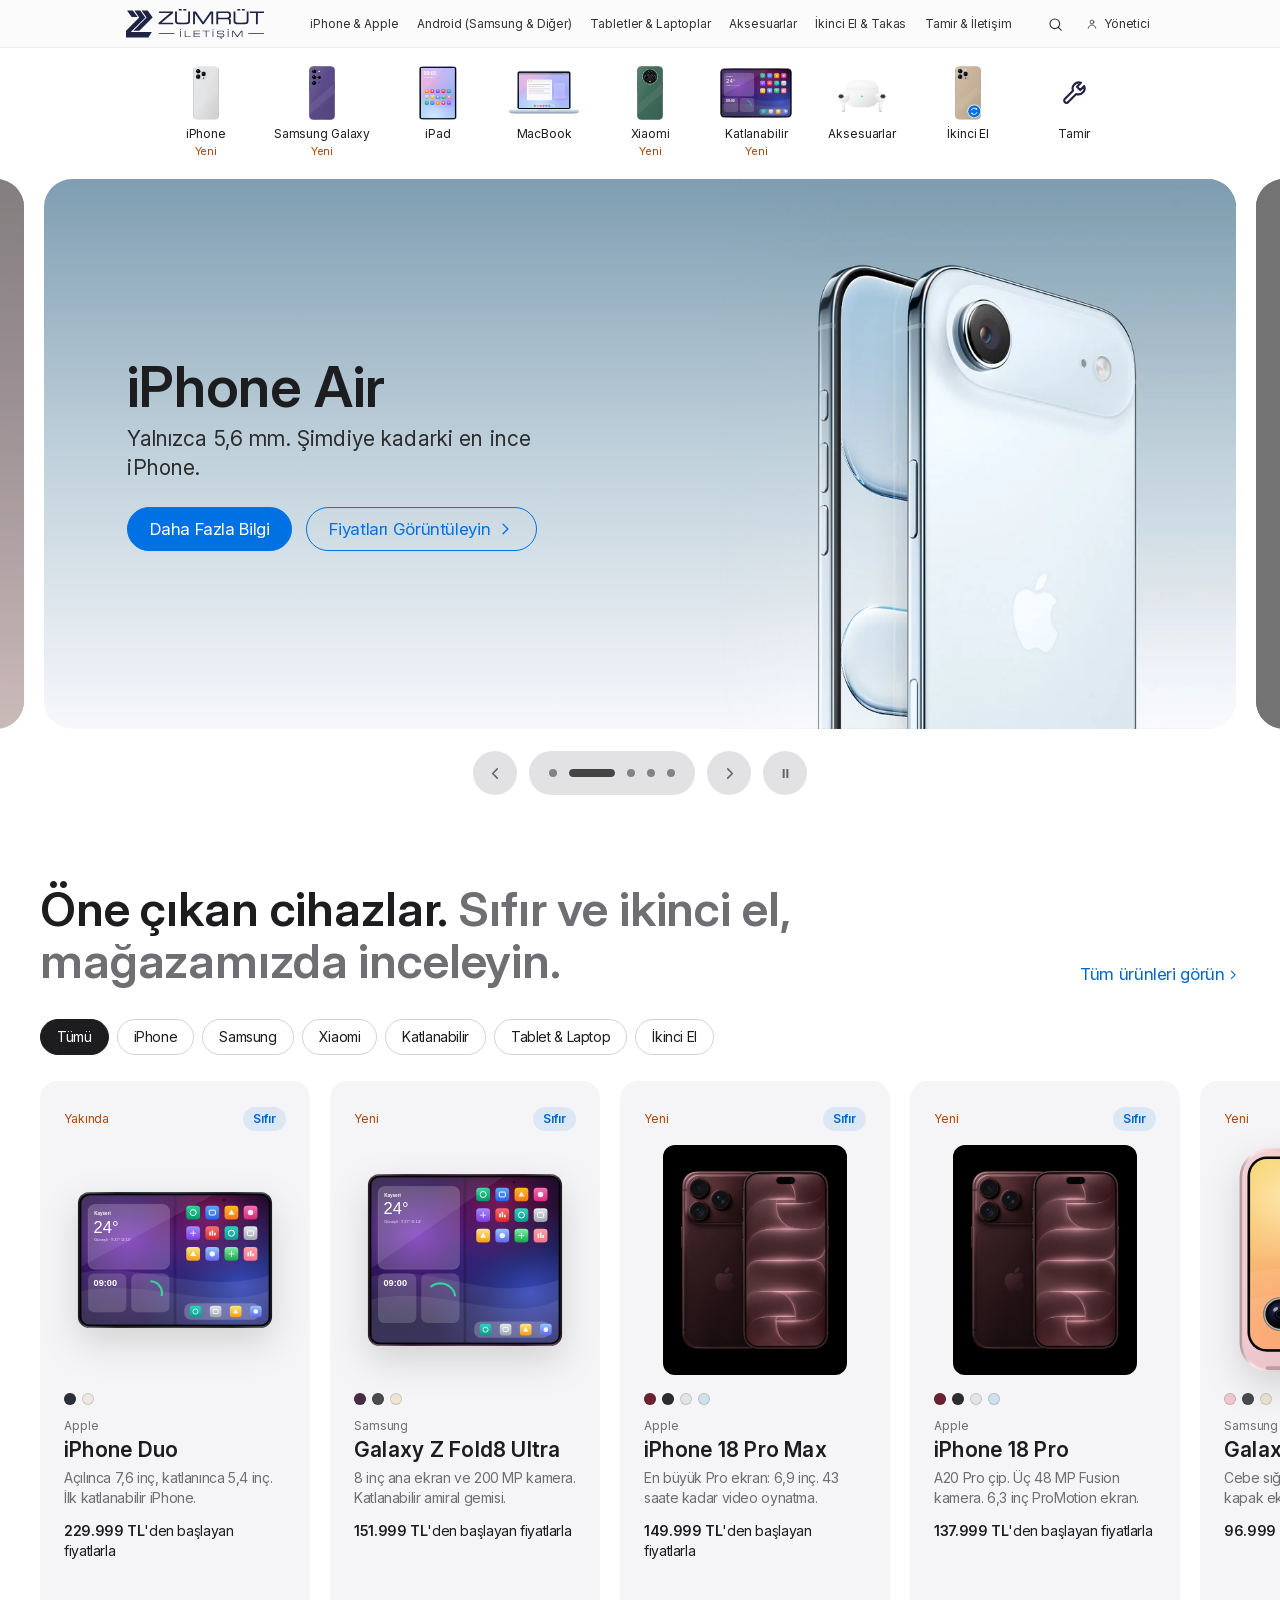
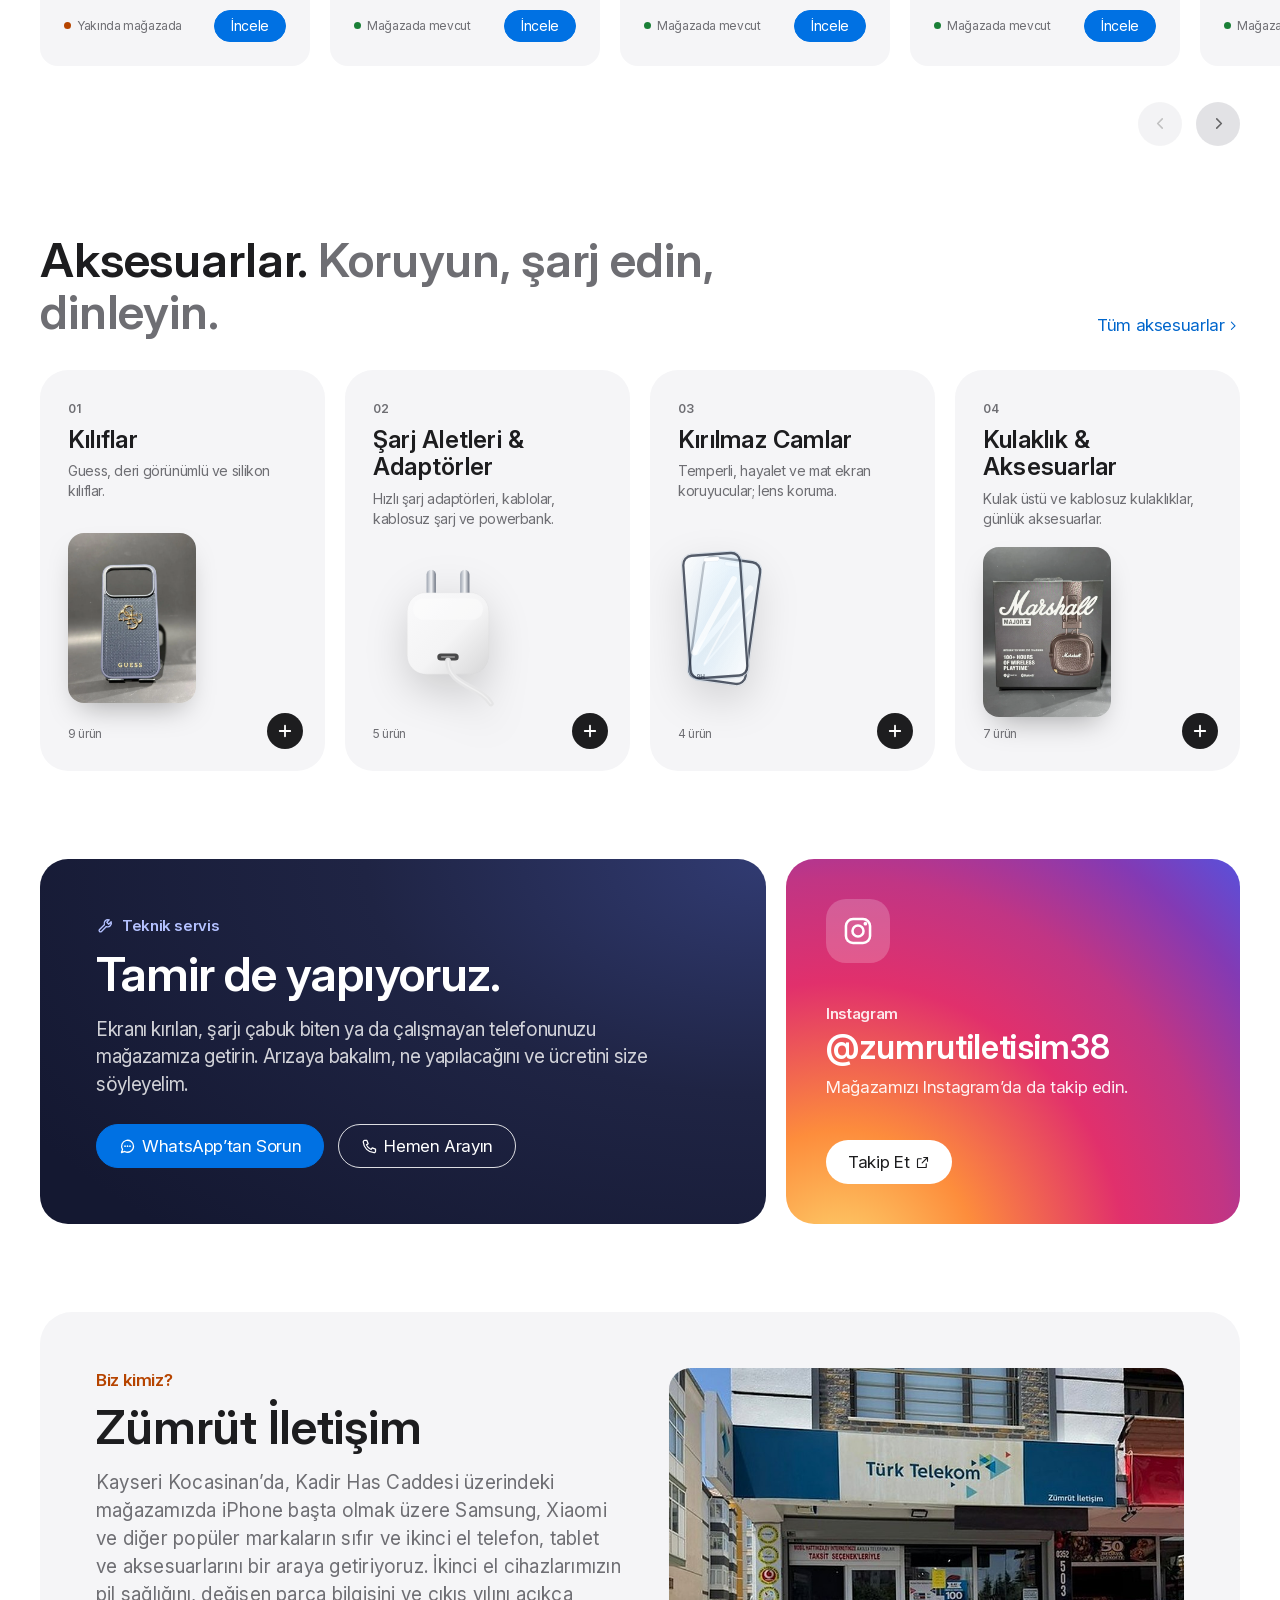
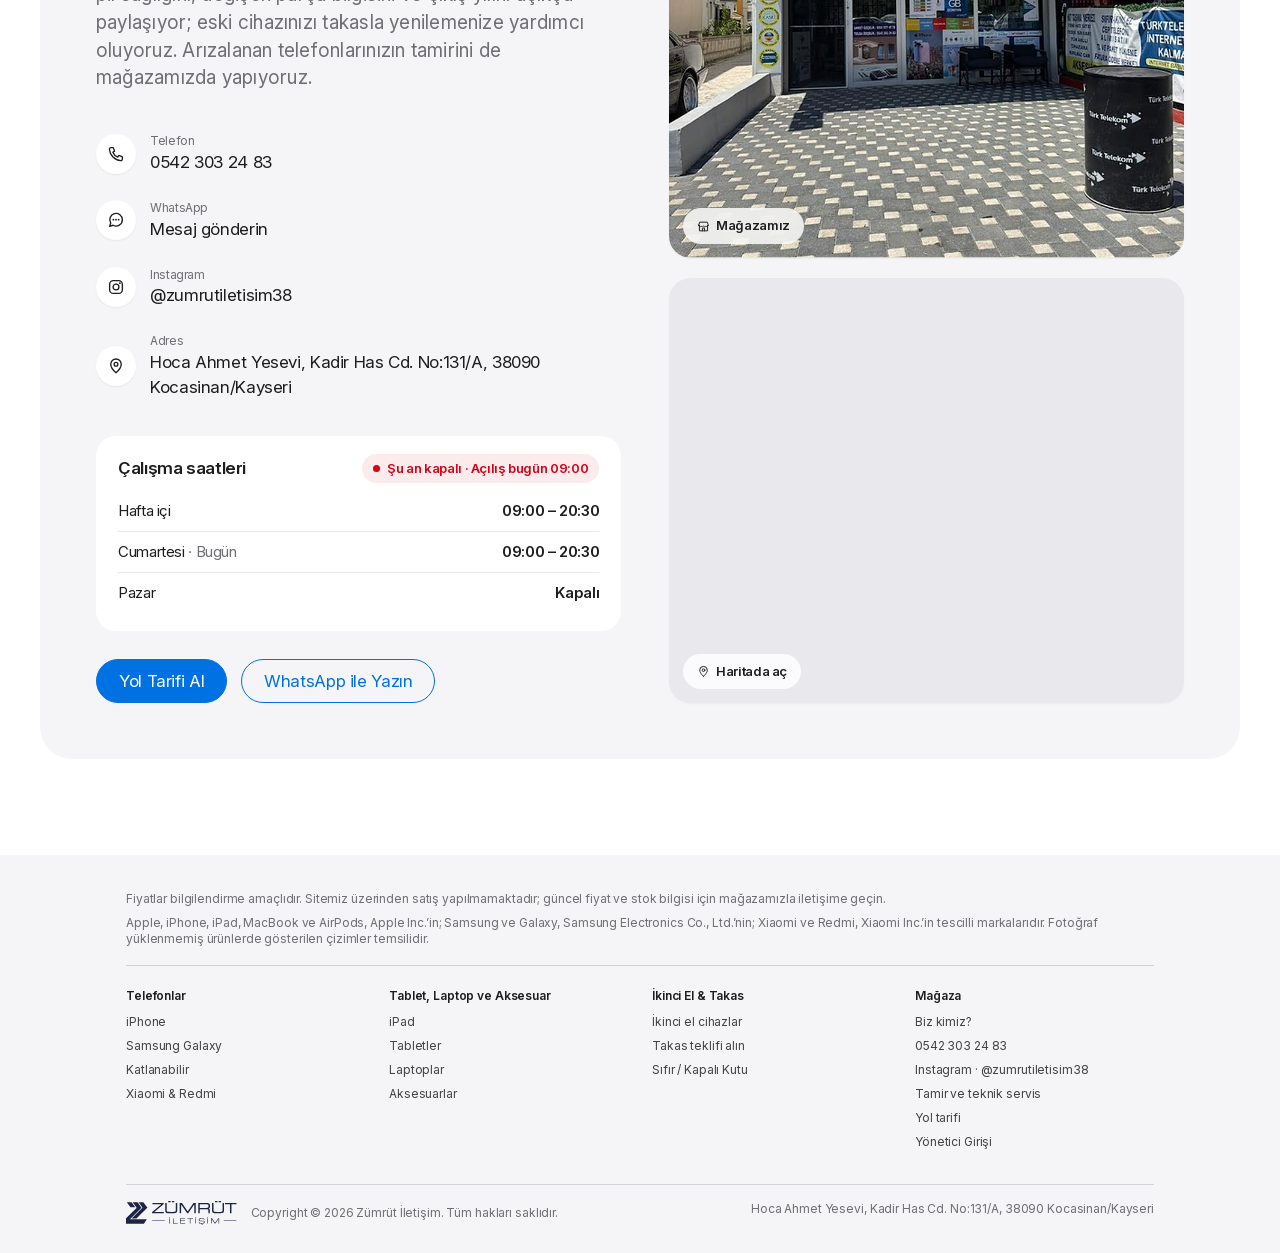
<file: index.html>
<!doctype html>
<html lang="tr" class="no-js">
<head>
  <meta charset="utf-8">
  <meta name="viewport" content="width=device-width, initial-scale=1, viewport-fit=cover">
  <title>Zümrüt İletişim · iPhone, Samsung, Xiaomi, Tablet ve Aksesuar · Kayseri</title>
  <meta name="description" content="Zümrüt İletişim, Kayseri Kocasinan'da sıfır ve ikinci el iPhone, Samsung Galaxy, Xiaomi telefonlar, tabletler, laptoplar ve aksesuarlar. Pil sağlığı ve değişen parça bilgisi açık ikinci el cihazlar, takas imkânı ve telefon tamiri.">
  <meta name="theme-color" content="#ffffff">
  <link rel="icon" href="favicon.svg" type="image/svg+xml">
  <link rel="apple-touch-icon" href="assets/img/apple-touch-icon.png">
  <meta property="og:type" content="website">
  <meta property="og:locale" content="tr_TR">
  <meta property="og:site_name" content="Zümrüt İletişim">
  <meta property="og:title" content="Zümrüt İletişim · Telefon, Tablet ve Aksesuar · Kayseri">
  <meta property="og:description" content="Sıfır ve ikinci el iPhone, Samsung, Xiaomi; tabletler, laptoplar, aksesuarlar ve telefon tamiri. Kadir Has Cd. No:131/A, Kocasinan/Kayseri.">
  <meta property="og:image" content="assets/img/og-kapak.jpg">
  <meta name="twitter:card" content="summary_large_image">
  <link rel="preload" href="assets/fonts/InterVariable-latin.woff" as="font" type="font/woff" crossorigin>
  <link rel="stylesheet" href="assets/css/site.css">
  <script defer src="assets/js/cizim.js"></script>
  <script defer src="assets/js/ortak.js"></script>
  <script defer src="assets/js/anasayfa.js"></script>
</head>
<body class="zi-anasayfa">
  <a class="zi-atla" href="#icerik">İçeriğe geç</a>

  <header id="zi-nav" class="zi-nav">
    <div class="zi-nav__ic"><a class="zi-marka" href="index.html"><img class="zi-logo" src="assets/img/logo.svg" alt="Zümrüt İletişim" width="138" height="30"></a></div>
  </header>

  <main id="icerik">
    <!-- Ürün kategorileri (alt menü) -->
    <nav class="zi-altnav" aria-label="Ürün kategorileri">
      <div class="zi-altnav__ray" id="altnav"></div>
    </nav>

    <!-- Lansman vitrini -->
    <section class="zi-vitrin" id="vitrin" aria-roledescription="carousel" aria-label="Öne çıkan lansmanlar">
      <div class="zi-vitrin__pencere"><div class="zi-vitrin__ray"><div class="zi-slayt zi-slayt--acik aktif zi-iskelet" style="margin:0 auto"></div></div></div>
    </section>

    <!-- Öne çıkan cihazlar -->
    <section class="zi-bolum" id="one-cikanlar" aria-labelledby="one-cikanlar-baslik">
      <div class="zi-kap">
        <div class="zi-bolum__ust">
          <h2 class="zi-baslik zi-belir" id="one-cikanlar-baslik">Öne çıkan cihazlar. <span class="gri">Sıfır ve ikinci el, mağazamızda inceleyin.</span></h2>
          <a class="zi-link-ok zi-belir" href="urunler.html?k=tumu">Tüm ürünleri görün <svg class="zi-ikon" viewBox="0 0 24 24" aria-hidden="true"><path d="m9.5 5.5 6.5 6.5-6.5 6.5"/></svg></a>
        </div>
        <div class="zi-ciplar zi-belir" id="one-cikan-filtre" role="group" aria-label="Kategoriye göre filtrele"></div>
      </div>
      <div class="zi-raf" style="margin-top:26px">
        <div class="zi-raf__ray" id="one-cikan-ray" tabindex="0" aria-label="Öne çıkan cihazlar listesi"></div>
        <div class="zi-kap zi-raf__oklar">
          <button class="zi-daire-btn" type="button" data-raf-ok="-1" aria-label="Önceki ürünler"><svg class="zi-ikon" viewBox="0 0 24 24" aria-hidden="true"><path d="m14.5 5.5-6.5 6.5 6.5 6.5"/></svg></button>
          <button class="zi-daire-btn" type="button" data-raf-ok="1" aria-label="Sonraki ürünler"><svg class="zi-ikon" viewBox="0 0 24 24" aria-hidden="true"><path d="m9.5 5.5 6.5 6.5-6.5 6.5"/></svg></button>
        </div>
      </div>
    </section>

    <!-- Aksesuarlar (akordeon) -->
    <section class="zi-bolum" id="aksesuarlar" aria-labelledby="aksesuar-baslik">
      <div class="zi-kap">
        <div class="zi-bolum__ust">
          <h2 class="zi-baslik zi-belir" id="aksesuar-baslik">Aksesuarlar. <span class="gri">Koruyun, şarj edin, dinleyin.</span></h2>
          <a class="zi-link-ok zi-belir" href="urunler.html?k=aksesuar">Tüm aksesuarlar <svg class="zi-ikon" viewBox="0 0 24 24" aria-hidden="true"><path d="m9.5 5.5 6.5 6.5-6.5 6.5"/></svg></a>
        </div>
        <div class="zi-bento-izgara" id="aksesuar-kartlar"></div>
        <div class="zi-akordeon" id="aksesuar-panel" aria-live="polite">
          <div class="zi-akordeon__ic"><div class="zi-akordeon__panel" id="aksesuar-panel-ic" role="region" aria-label="Aksesuar ürünleri"></div></div>
        </div>
      </div>
    </section>

    <!-- Tamir ve teknik servis -->
    <section class="zi-bolum zi-tamir" id="tamir" aria-labelledby="tamir-baslik" hidden></section>

    <!-- Biz kimiz, dükkan ve harita -->
    <section class="zi-bolum" id="iletisim" aria-labelledby="hakkimizda-baslik">
      <div class="zi-kap">
        <div class="zi-hakkimizda zi-belir">
          <div>
            <p class="zi-hakkimizda__etiket">Biz kimiz?</p>
            <h2 id="hakkimizda-baslik" data-magaza="ad">Zümrüt İletişim</h2>
            <p class="zi-hakkimizda__tanitim" data-magaza="tanitim">Kayseri Kocasinan’da, Kadir Has Caddesi üzerindeki mağazamızda iPhone başta olmak üzere Samsung, Xiaomi ve diğer popüler markaların sıfır ve ikinci el telefon, tablet ve aksesuarlarını bir araya getiriyoruz.</p>

            <div class="zi-iletisim-liste" id="iletisim-liste">
              <a href="tel:+905423032483"><span class="zi-ikon-daire"><svg class="zi-ikon" viewBox="0 0 24 24" aria-hidden="true"><path d="M5.2 3.5h3.1l1.8 4.6-2.3 1.6a11.6 11.6 0 0 0 6.5 6.5l1.6-2.3 4.6 1.8v3.1a2 2 0 0 1-2.1 2A16.5 16.5 0 0 1 3.2 5.6a2 2 0 0 1 2-2.1z"/></svg></span><span><small>Telefon</small>0542 303 24 83</span></a>
              <div><span class="zi-ikon-daire"><svg class="zi-ikon" viewBox="0 0 24 24" aria-hidden="true"><path d="M12 21s-7-6.1-7-11.4a7 7 0 0 1 14 0C19 14.9 12 21 12 21z"/><circle cx="12" cy="9.6" r="2.5"/></svg></span><span><small>Adres</small>Hoca Ahmet Yesevi, Kadir Has Cd. No:131/A, 38090 Kocasinan/Kayseri</span></div>
            </div>

            <div class="zi-saatler" id="saatler">
              <div class="zi-saatler__ust"><h3>Çalışma saatleri</h3><span class="zi-acik-durum" id="acik-durum" hidden></span></div>
              <div id="saat-satirlari">
                <div class="zi-saat-satir"><span>Hafta içi</span><span>09:00 – 20:30</span></div>
                <div class="zi-saat-satir"><span>Cumartesi</span><span>09:00 – 20:30</span></div>
                <div class="zi-saat-satir"><span>Pazar</span><span>Kapalı</span></div>
              </div>
            </div>

            <div class="zi-btn-grup" id="iletisim-butonlar">
              <a class="zi-btn zi-btn--dolu" id="yol-tarifi" href="https://www.google.com/maps/dir/?api=1&amp;destination=38.7583204,35.4926544" target="_blank" rel="noopener">Yol Tarifi Al</a>
              <a class="zi-btn zi-btn--cizgi" id="wa-buton" href="https://wa.me/905423032483" target="_blank" rel="noopener">WhatsApp ile Yazın</a>
            </div>
          </div>

          <div class="zi-medya">
            <figure class="zi-medya__kutu" style="margin:0">
              <img id="magaza-gorsel" src="assets/img/magaza.jpg" alt="Zümrüt İletişim mağazasının Kadir Has Caddesi'ndeki dış cephesi" loading="lazy" decoding="async">
              <figcaption class="zi-medya__etiket"><svg class="zi-ikon" viewBox="0 0 24 24" aria-hidden="true"><path d="M4.5 10v10h15V10"/><path d="M3 9.6 5 4h14l2 5.6a2.6 2.6 0 0 1-4.6 1.6 2.6 2.6 0 0 1-4.4 0 2.6 2.6 0 0 1-4.4 0A2.6 2.6 0 0 1 3 9.6z"/><path d="M10 20v-5h4v5"/></svg> Mağazamız</figcaption>
            </figure>
            <div class="zi-medya__kutu" id="harita-kutu">
              <div class="zi-harita-yer" id="harita-yer"><svg class="zi-ikon" viewBox="0 0 24 24" aria-hidden="true"><path d="M12 21s-7-6.1-7-11.4a7 7 0 0 1 14 0C19 14.9 12 21 12 21z"/><circle cx="12" cy="9.6" r="2.5" fill="#fff"/></svg><b>Kadir Has Cd. No:131/A</b><span>Kocasinan / Kayseri</span></div>
              <a class="zi-medya__etiket" id="harita-link" href="https://www.google.com/maps/search/?api=1&amp;query=38.7583204,35.4926544" target="_blank" rel="noopener"><svg class="zi-ikon" viewBox="0 0 24 24" aria-hidden="true"><path d="M12 21s-7-6.1-7-11.4a7 7 0 0 1 14 0C19 14.9 12 21 12 21z"/><circle cx="12" cy="9.6" r="2.5"/></svg> Haritada aç</a>
            </div>
          </div>
        </div>
      </div>
    </section>
  </main>

  <footer id="zi-alt" class="zi-alt"></footer>
  <noscript><p style="text-align:center;padding:20px">Bu site en iyi JavaScript açıkken görüntülenir. Bize 0542 303 24 83 numarasından ulaşabilirsiniz.</p></noscript>
</body>
</html>
</file>
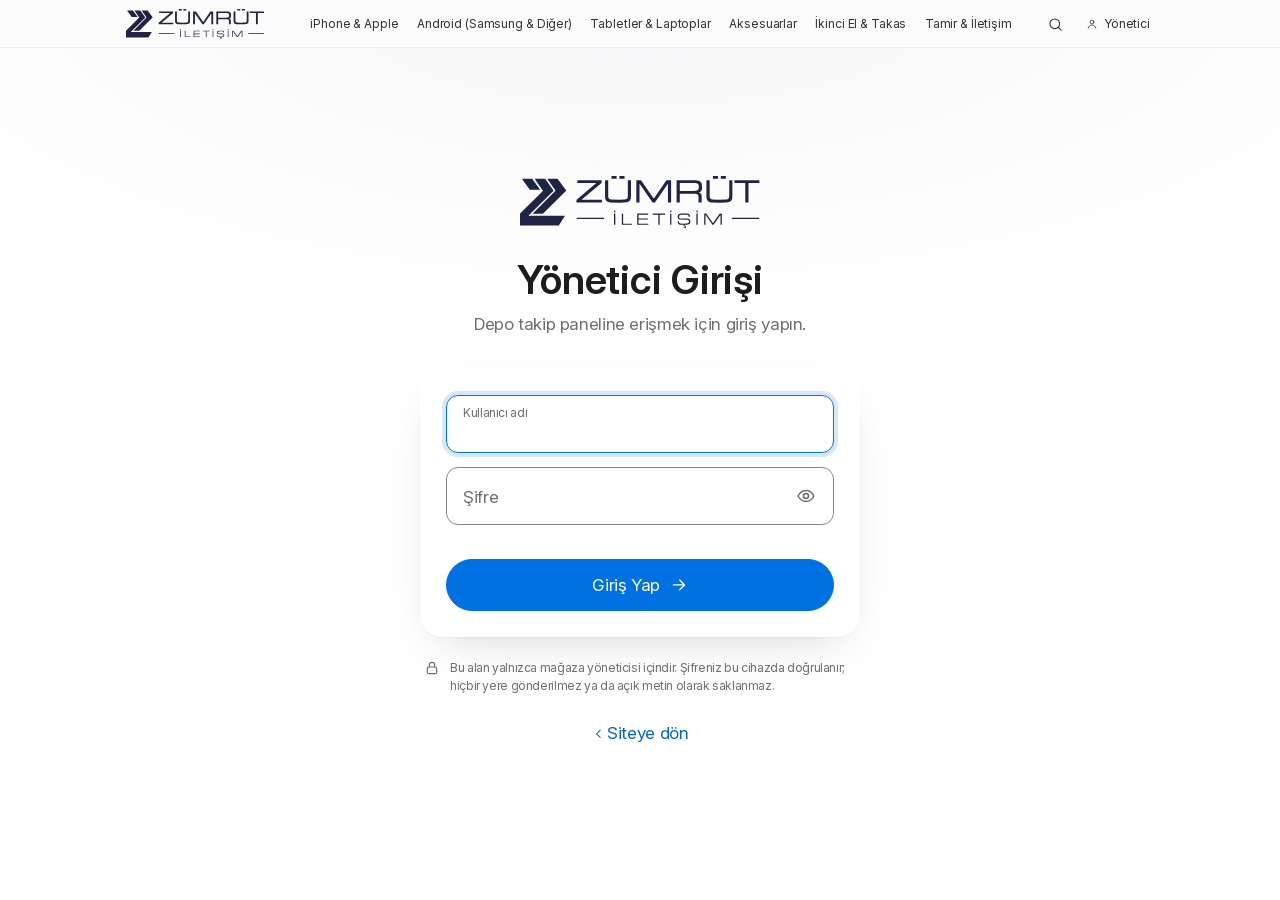
<file: depo.html>
<!doctype html>
<html lang="tr">
<head>
  <meta charset="utf-8">
  <meta name="viewport" content="width=device-width, initial-scale=1, viewport-fit=cover">
  <title>Depo Takibi · Zümrüt İletişim</title>
  <meta name="robots" content="noindex, nofollow">
  <meta name="theme-color" content="#0a0a0b">
  <link rel="icon" href="favicon.svg" type="image/svg+xml">
  <link rel="preload" href="assets/fonts/InterVariable-latin.woff" as="font" type="font/woff" crossorigin>
  <link rel="stylesheet" href="assets/css/site.css">
  <link rel="stylesheet" href="assets/css/depo.css">
  <script>
    /* Oturum yoksa sayfa hiç çizilmeden giriş sayfasına yönlendir */
    try { if (!sessionStorage.getItem('zi-oturum')) location.replace('giris.html'); } catch (e) { location.replace('giris.html'); }
  </script>
  <script defer src="assets/js/cizim.js"></script>
  <script defer src="assets/js/ortak.js"></script>
  <script defer src="assets/js/guvenlik.js"></script>
  <script defer src="assets/js/github.js"></script>
  <script defer src="assets/js/depo.js"></script>
</head>
<body class="dp">
  <header class="dp-ust" id="dp-ust"></header>
  <main class="dp-ana" id="dp-ana">
    <div class="dp-yukleniyor"><span></span>Depo verileri yükleniyor…</div>
  </main>
  <div class="dp-cekmece" id="dp-cekmece" aria-hidden="true">
    <div class="dp-cekmece__perde" data-kapat></div>
    <section class="dp-cekmece__panel" role="dialog" aria-modal="true" aria-labelledby="dp-form-baslik"></section>
  </div>
  <div class="dp-modal" id="dp-modal" aria-hidden="true"><div class="dp-modal__kutu" role="dialog" aria-modal="true"></div></div>
  <div class="dp-bildirim" id="dp-bildirim" role="status" aria-live="polite"></div>
</body>
</html>
</file>
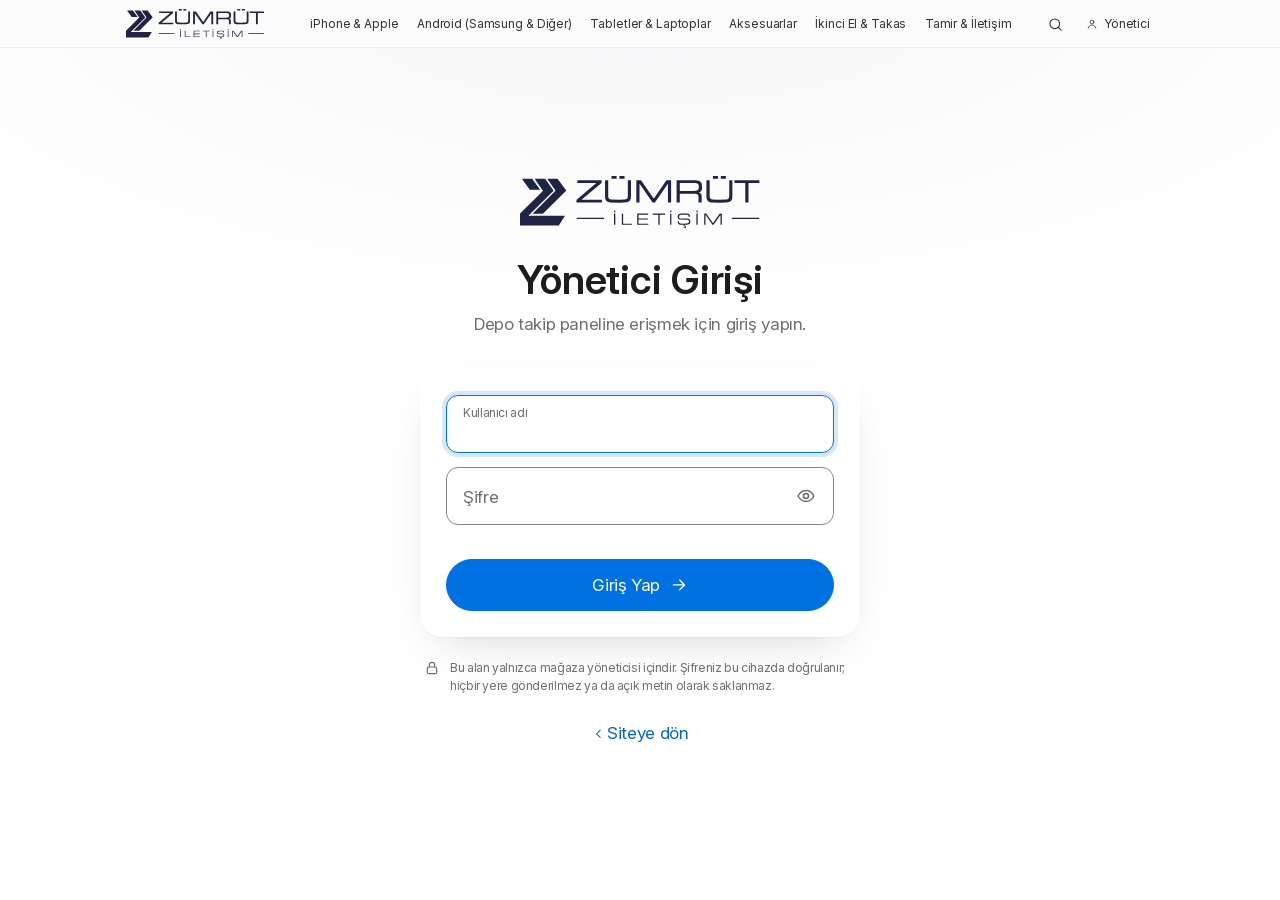
<file: giris.html>
<!doctype html>
<html lang="tr" class="no-js">
<head>
  <meta charset="utf-8">
  <meta name="viewport" content="width=device-width, initial-scale=1, viewport-fit=cover">
  <title>Yönetici Girişi · Zümrüt İletişim</title>
  <meta name="robots" content="noindex, nofollow">
  <meta name="theme-color" content="#ffffff">
  <link rel="icon" href="favicon.svg" type="image/svg+xml">
  <link rel="preload" href="assets/fonts/InterVariable-latin.woff" as="font" type="font/woff" crossorigin>
  <link rel="stylesheet" href="assets/css/site.css">
  <script defer src="data/yonetici.js"></script>
  <script defer src="assets/js/cizim.js"></script>
  <script defer src="assets/js/ortak.js"></script>
  <script defer src="assets/js/guvenlik.js"></script>
  <script defer src="assets/js/giris.js"></script>
</head>
<body class="zi-giris-sayfasi">
  <header id="zi-nav" class="zi-nav">
    <div class="zi-nav__ic"><a class="zi-marka" href="index.html"><img class="zi-logo" src="assets/img/logo.svg" alt="Zümrüt İletişim" width="138" height="30"></a></div>
  </header>

  <main class="zi-giris" id="icerik">
    <div class="zi-giris__kutu">
      <div class="zi-giris__tas" id="giris-tas" aria-hidden="true"></div>
      <h1>Yönetici Girişi</h1>
      <p class="zi-giris__alt">Depo takip paneline erişmek için giriş yapın.</p>

      <form id="giris-formu" novalidate>
        <div class="zi-alan">
          <input id="kullanici" name="kullanici" type="text" autocomplete="username" autocapitalize="none" spellcheck="false" required placeholder=" ">
          <label for="kullanici">Kullanıcı adı</label>
        </div>
        <div class="zi-alan zi-alan--sifre">
          <input id="sifre" name="sifre" type="password" autocomplete="current-password" required placeholder=" ">
          <label for="sifre">Şifre</label>
          <button class="zi-alan__goz" type="button" id="goz" aria-label="Şifreyi göster" aria-pressed="false">
            <svg class="zi-ikon" viewBox="0 0 24 24" aria-hidden="true"><path d="M2.5 12S6 5.5 12 5.5 21.5 12 21.5 12 18 18.5 12 18.5 2.5 12 2.5 12z"/><circle cx="12" cy="12" r="3"/></svg>
          </button>
        </div>
        <p class="zi-giris__hata" id="hata" role="alert" hidden></p>
        <button class="zi-btn zi-btn--dolu zi-btn--buyuk zi-giris__btn" type="submit" id="giris-btn">
          <span>Giriş Yap</span>
          <svg class="zi-ikon" viewBox="0 0 24 24" aria-hidden="true"><path d="M4.5 12h15"/><path d="m13 5.5 6.5 6.5-6.5 6.5"/></svg>
        </button>
      </form>

      <p class="zi-giris__not">
        <svg class="zi-ikon" viewBox="0 0 24 24" aria-hidden="true"><rect x="5" y="10.5" width="14" height="10" rx="2.2"/><path d="M8 10.5V7.5a4 4 0 0 1 8 0v3"/></svg>
        <span>Bu alan yalnızca mağaza yöneticisi içindir. Şifreniz bu cihazda doğrulanır; hiçbir yere gönderilmez ya da açık metin olarak saklanmaz.</span>
      </p>
      <a class="zi-link-ok" href="index.html"><svg class="zi-ikon" viewBox="0 0 24 24" aria-hidden="true"><path d="m14.5 5.5-6.5 6.5 6.5 6.5"/></svg> Siteye dön</a>
    </div>
  </main>
</body>
</html>
</file>
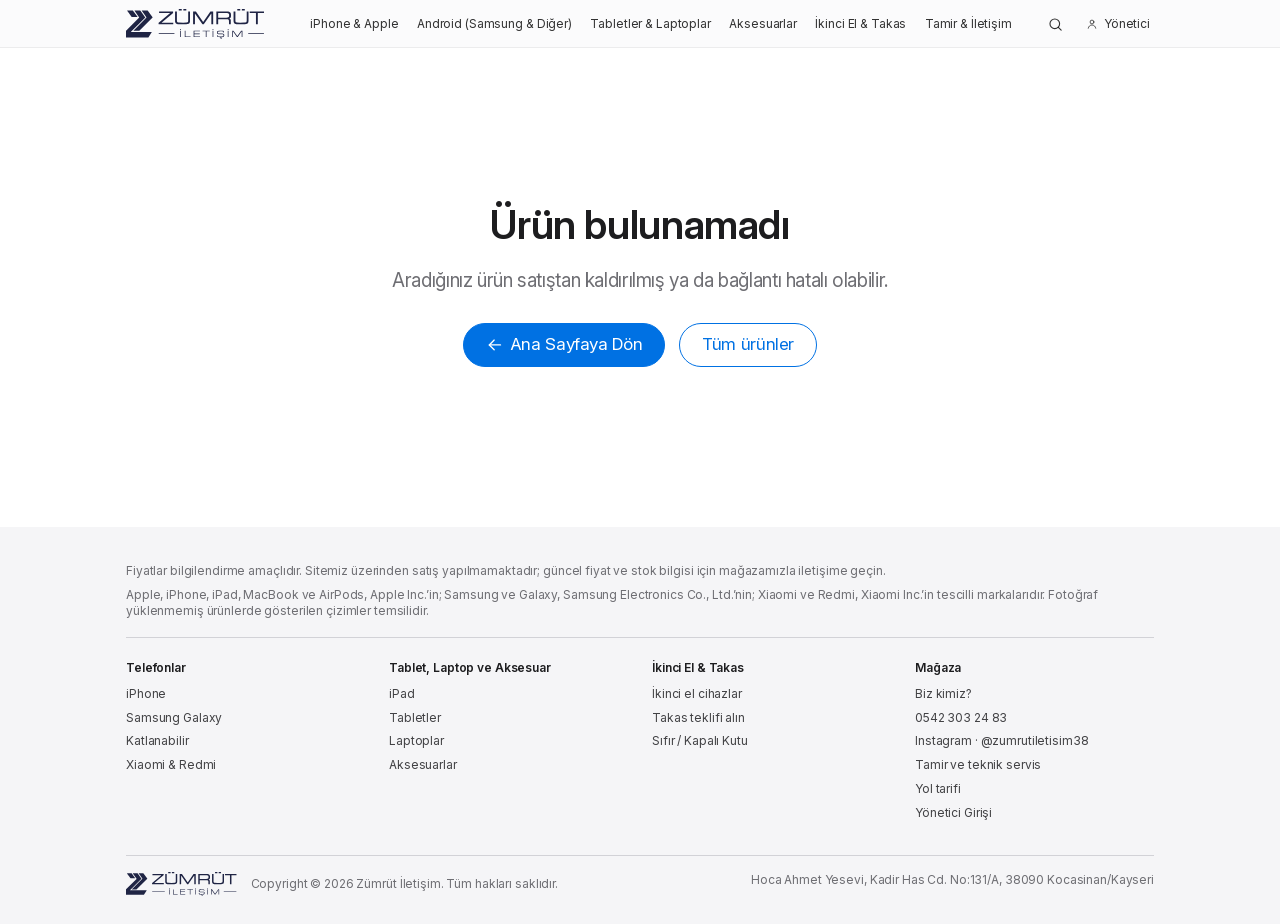
<file: urun.html>
<!doctype html>
<html lang="tr" class="no-js">
<head>
  <meta charset="utf-8">
  <meta name="viewport" content="width=device-width, initial-scale=1, viewport-fit=cover">
  <title>Ürün Detayı · Zümrüt İletişim</title>
  <meta name="description" content="Zümrüt İletişim ürün detayı: fiyat, durum, pil sağlığı, değişen parça bilgisi ve teknik özellikler.">
  <meta name="theme-color" content="#ffffff">
  <link rel="icon" href="favicon.svg" type="image/svg+xml">
  <link rel="apple-touch-icon" href="assets/img/apple-touch-icon.png">
  <meta property="og:type" content="product">
  <meta property="og:site_name" content="Zümrüt İletişim">
  <meta property="og:image" content="assets/img/og-kapak.jpg">
  <link rel="preload" href="assets/fonts/InterVariable-latin.woff" as="font" type="font/woff" crossorigin>
  <link rel="stylesheet" href="assets/css/site.css">
  <script defer src="assets/js/cizim.js"></script>
  <script defer src="assets/js/ortak.js"></script>
  <script defer src="assets/js/urun.js"></script>
</head>
<body class="zi-urun-sayfasi">
  <a class="zi-atla" href="#icerik">İçeriğe geç</a>
  <header id="zi-nav" class="zi-nav">
    <div class="zi-nav__ic"><a class="zi-marka" href="index.html"><img class="zi-logo" src="assets/img/logo.svg" alt="Zümrüt İletişim" width="138" height="30"></a></div>
  </header>
  <div class="zi-yerel" id="yerel" hidden></div>

  <main id="icerik">
    <div class="zi-kap">
      <div class="zi-urun" id="urun">
        <div class="zi-urun__ust"><a class="zi-geri" href="index.html"><svg class="zi-ikon" viewBox="0 0 24 24" aria-hidden="true"><path d="M19.5 12h-15"/><path d="m11 5.5-6.5 6.5 6.5 6.5"/></svg> Ana Sayfaya Dön</a></div>
        <div class="zi-urun__izgara">
          <div class="zi-iskelet" style="aspect-ratio:1/1;border-radius:28px"></div>
          <div>
            <div class="zi-iskelet" style="height:48px;width:70%"></div>
            <div class="zi-iskelet" style="height:20px;width:40%;margin-top:16px"></div>
            <div class="zi-iskelet" style="height:120px;margin-top:32px"></div>
          </div>
        </div>
      </div>
    </div>
  </main>

  <footer id="zi-alt" class="zi-alt"></footer>
</body>
</html>
</file>
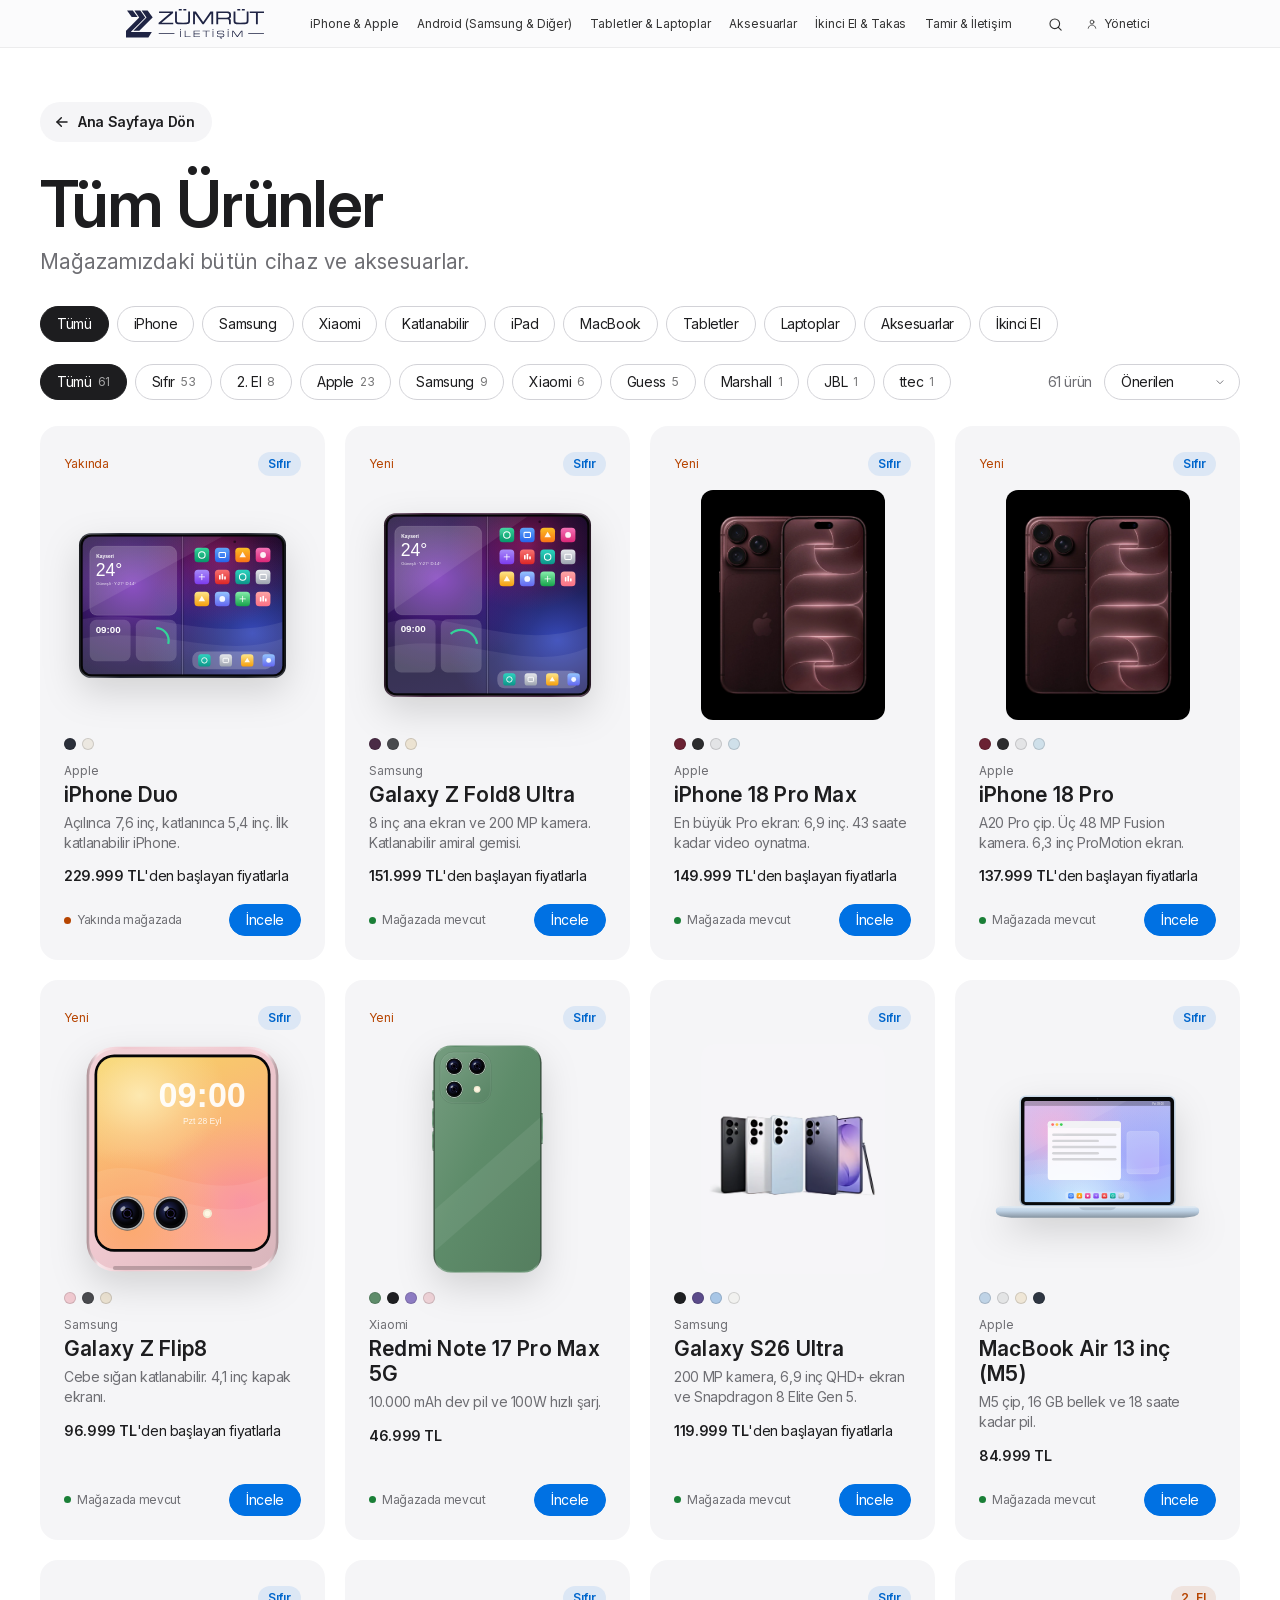
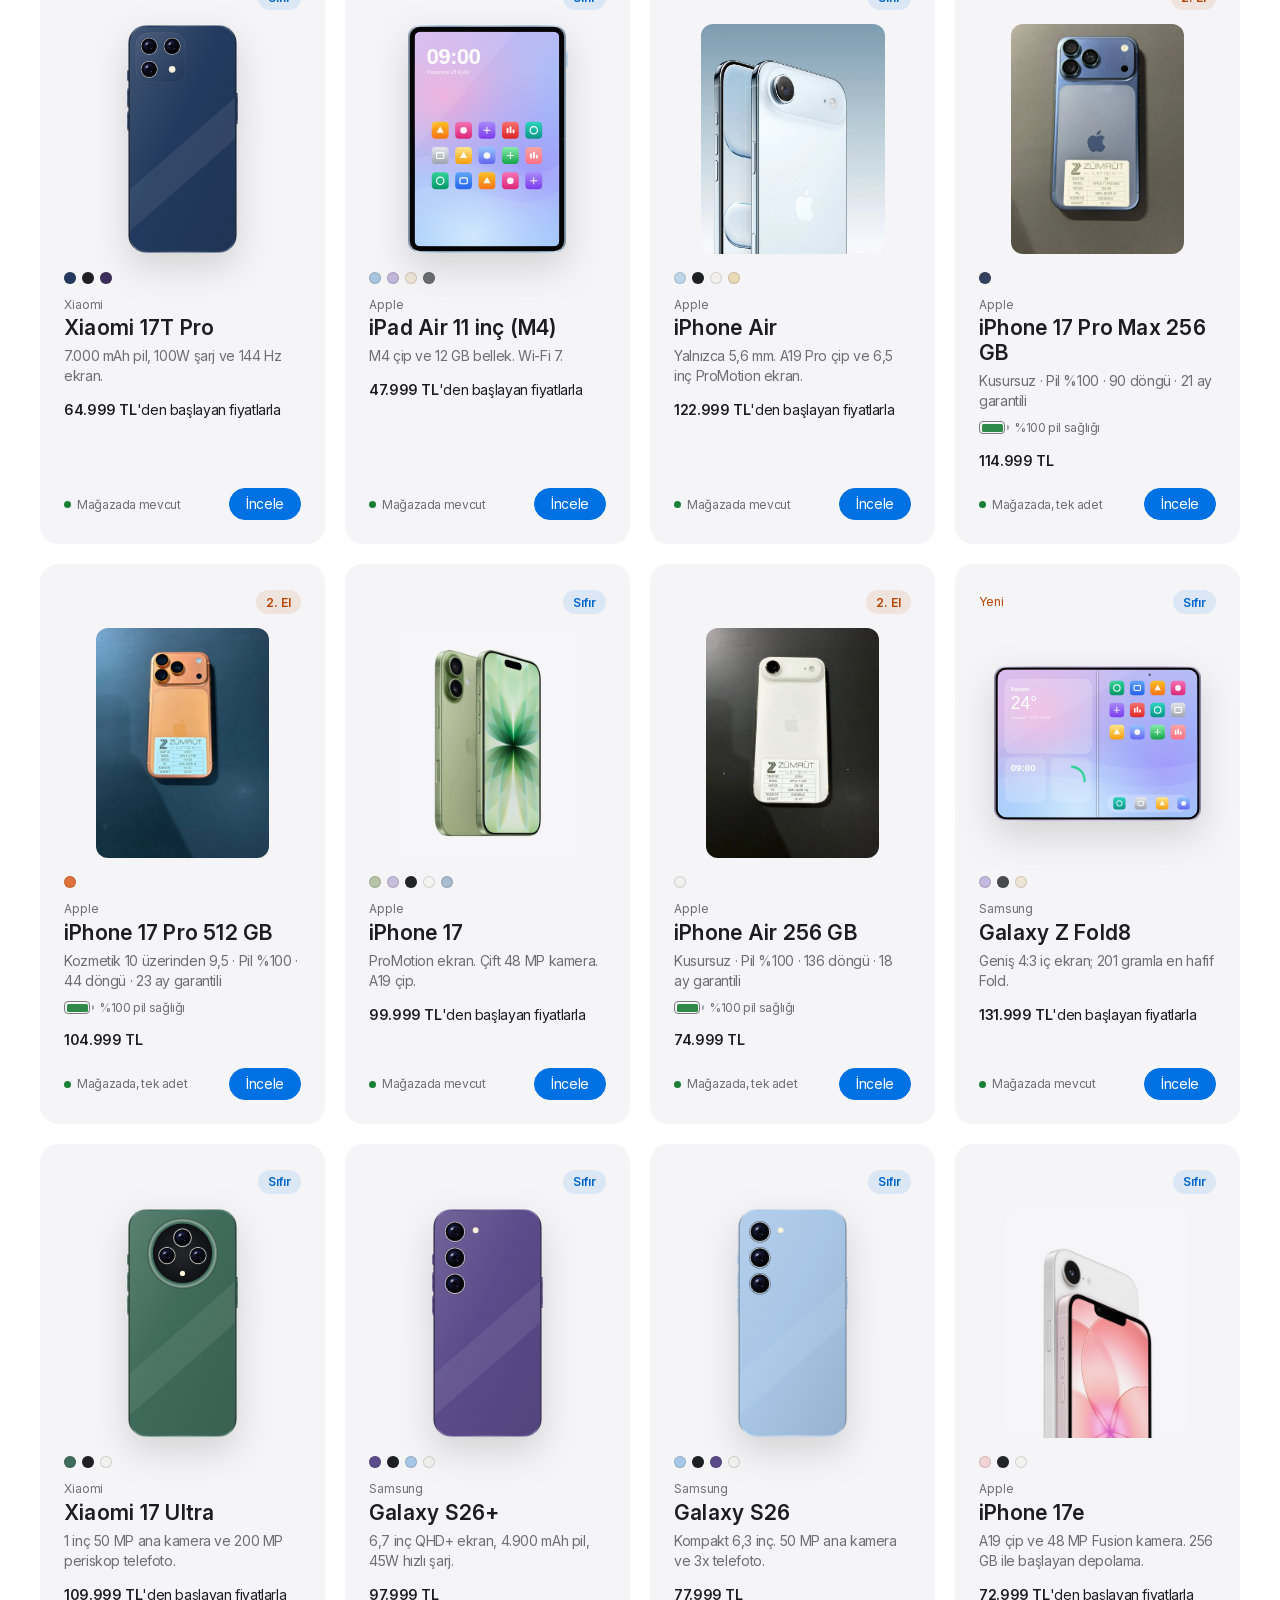
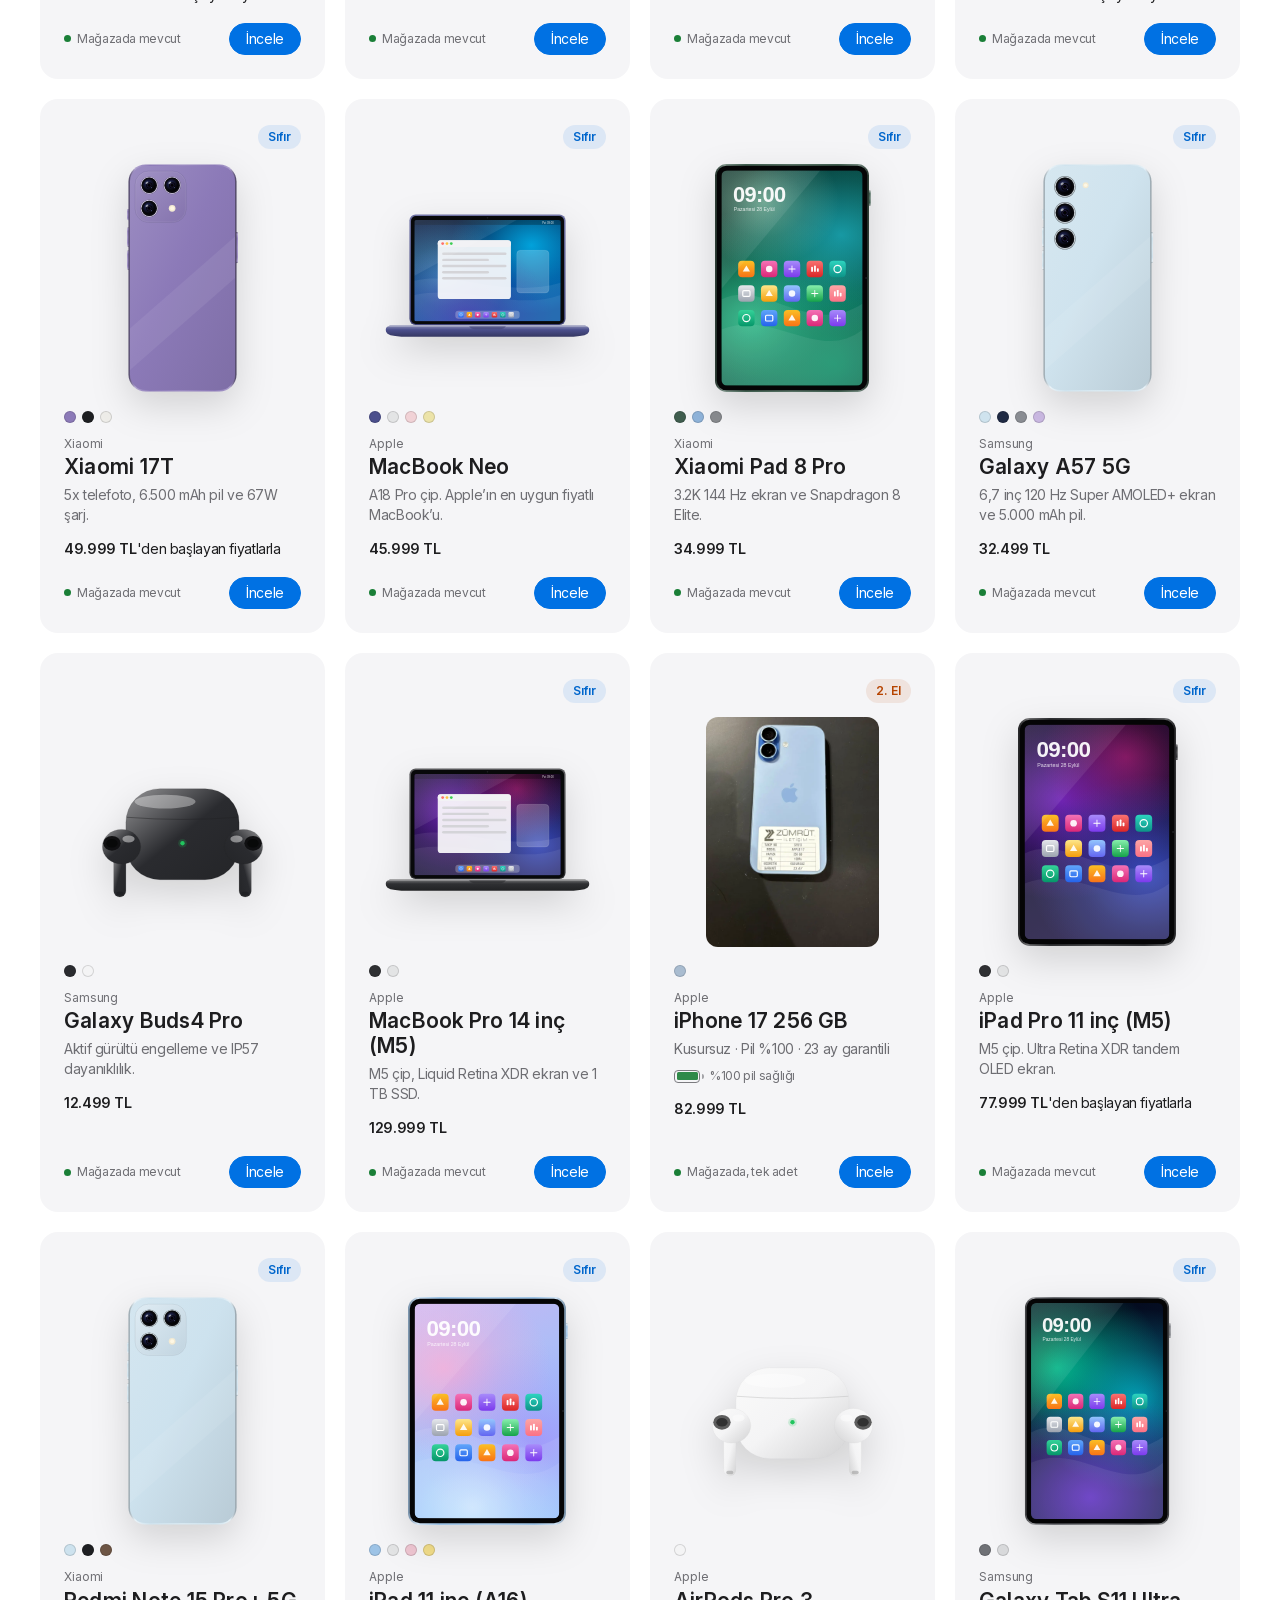
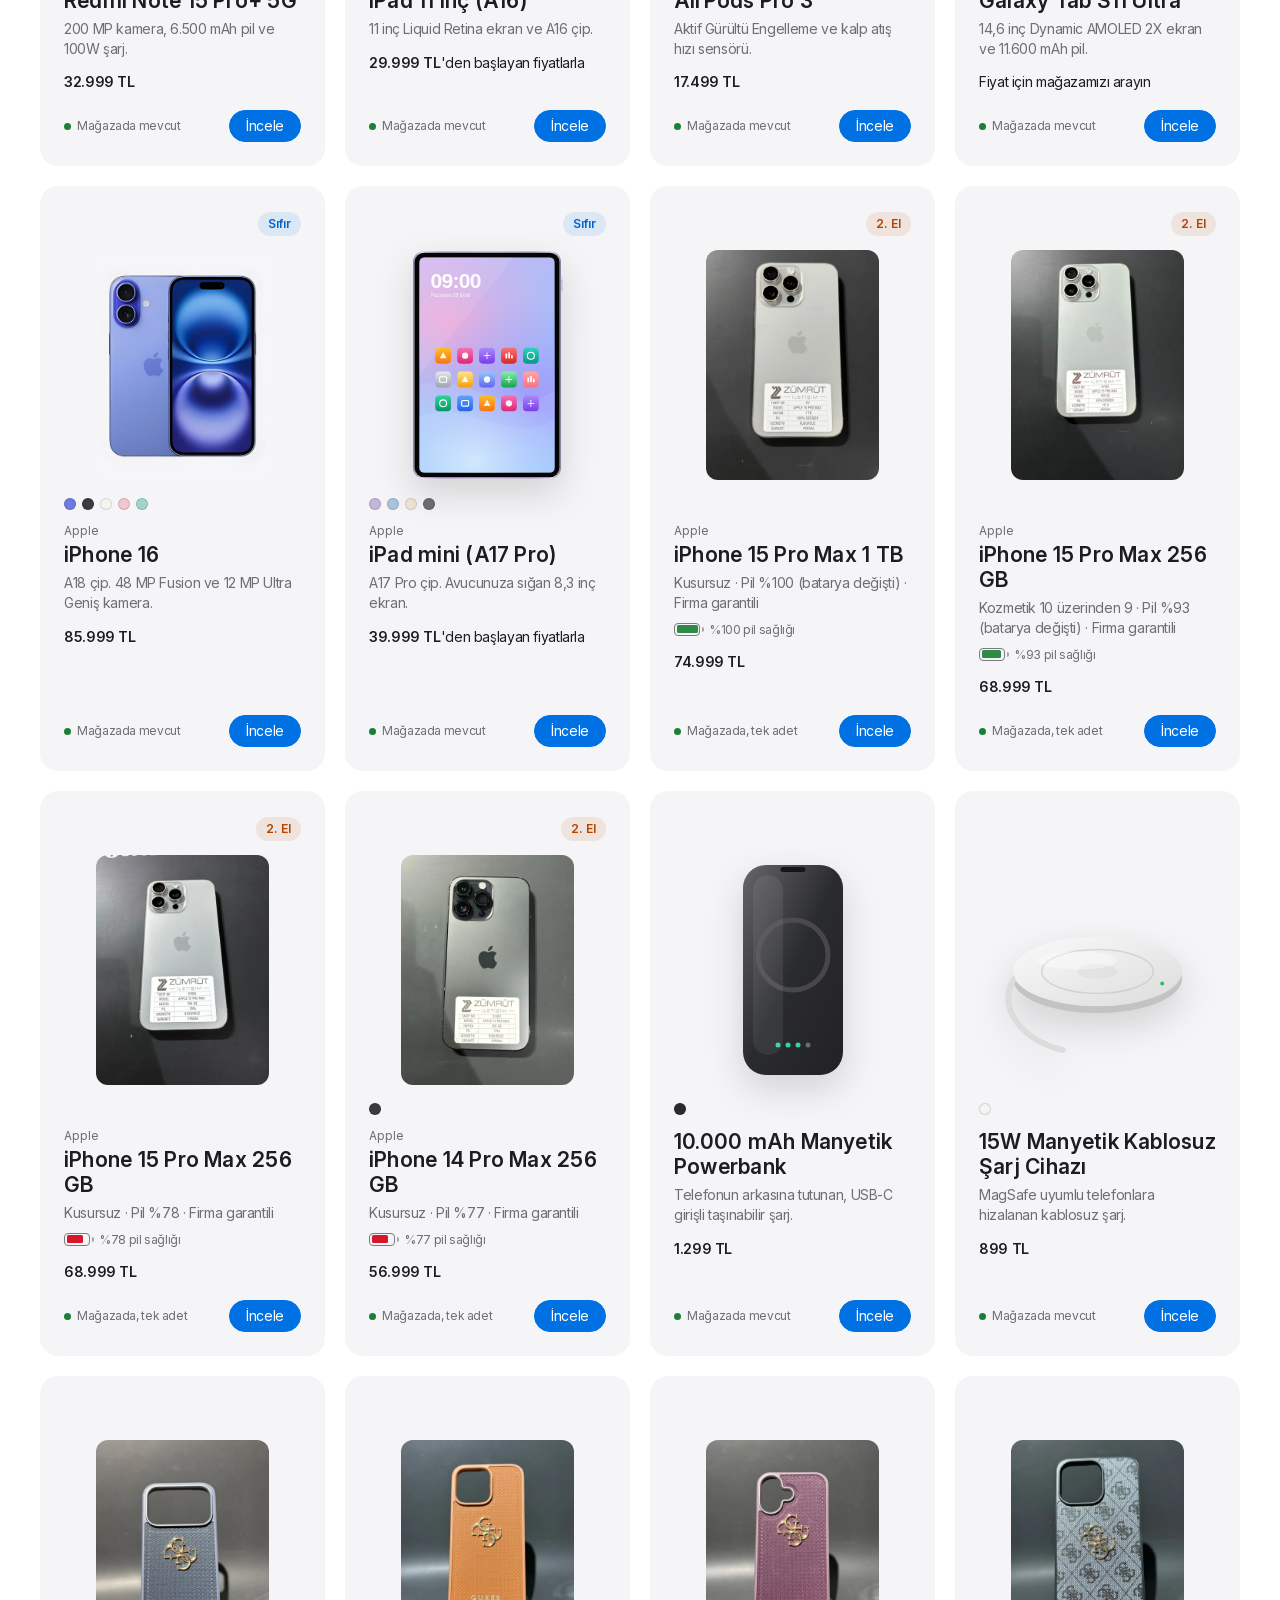
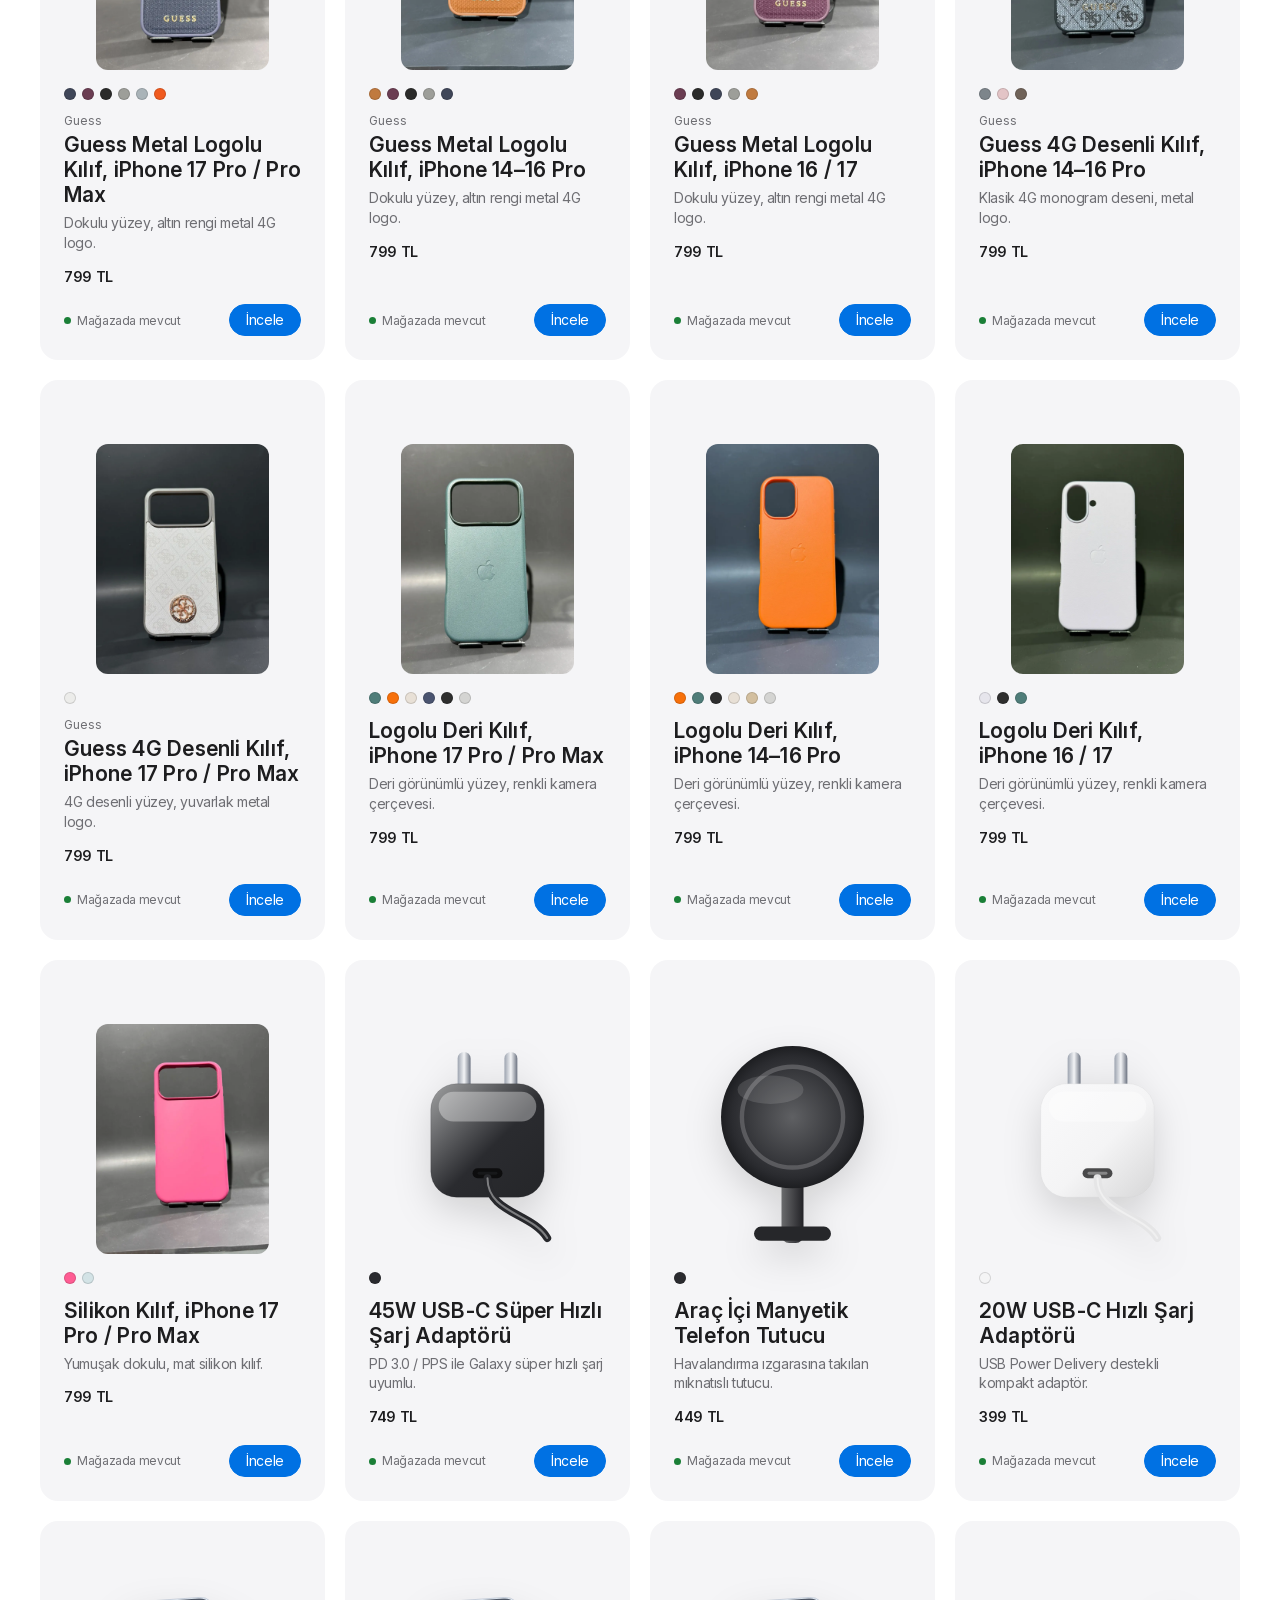
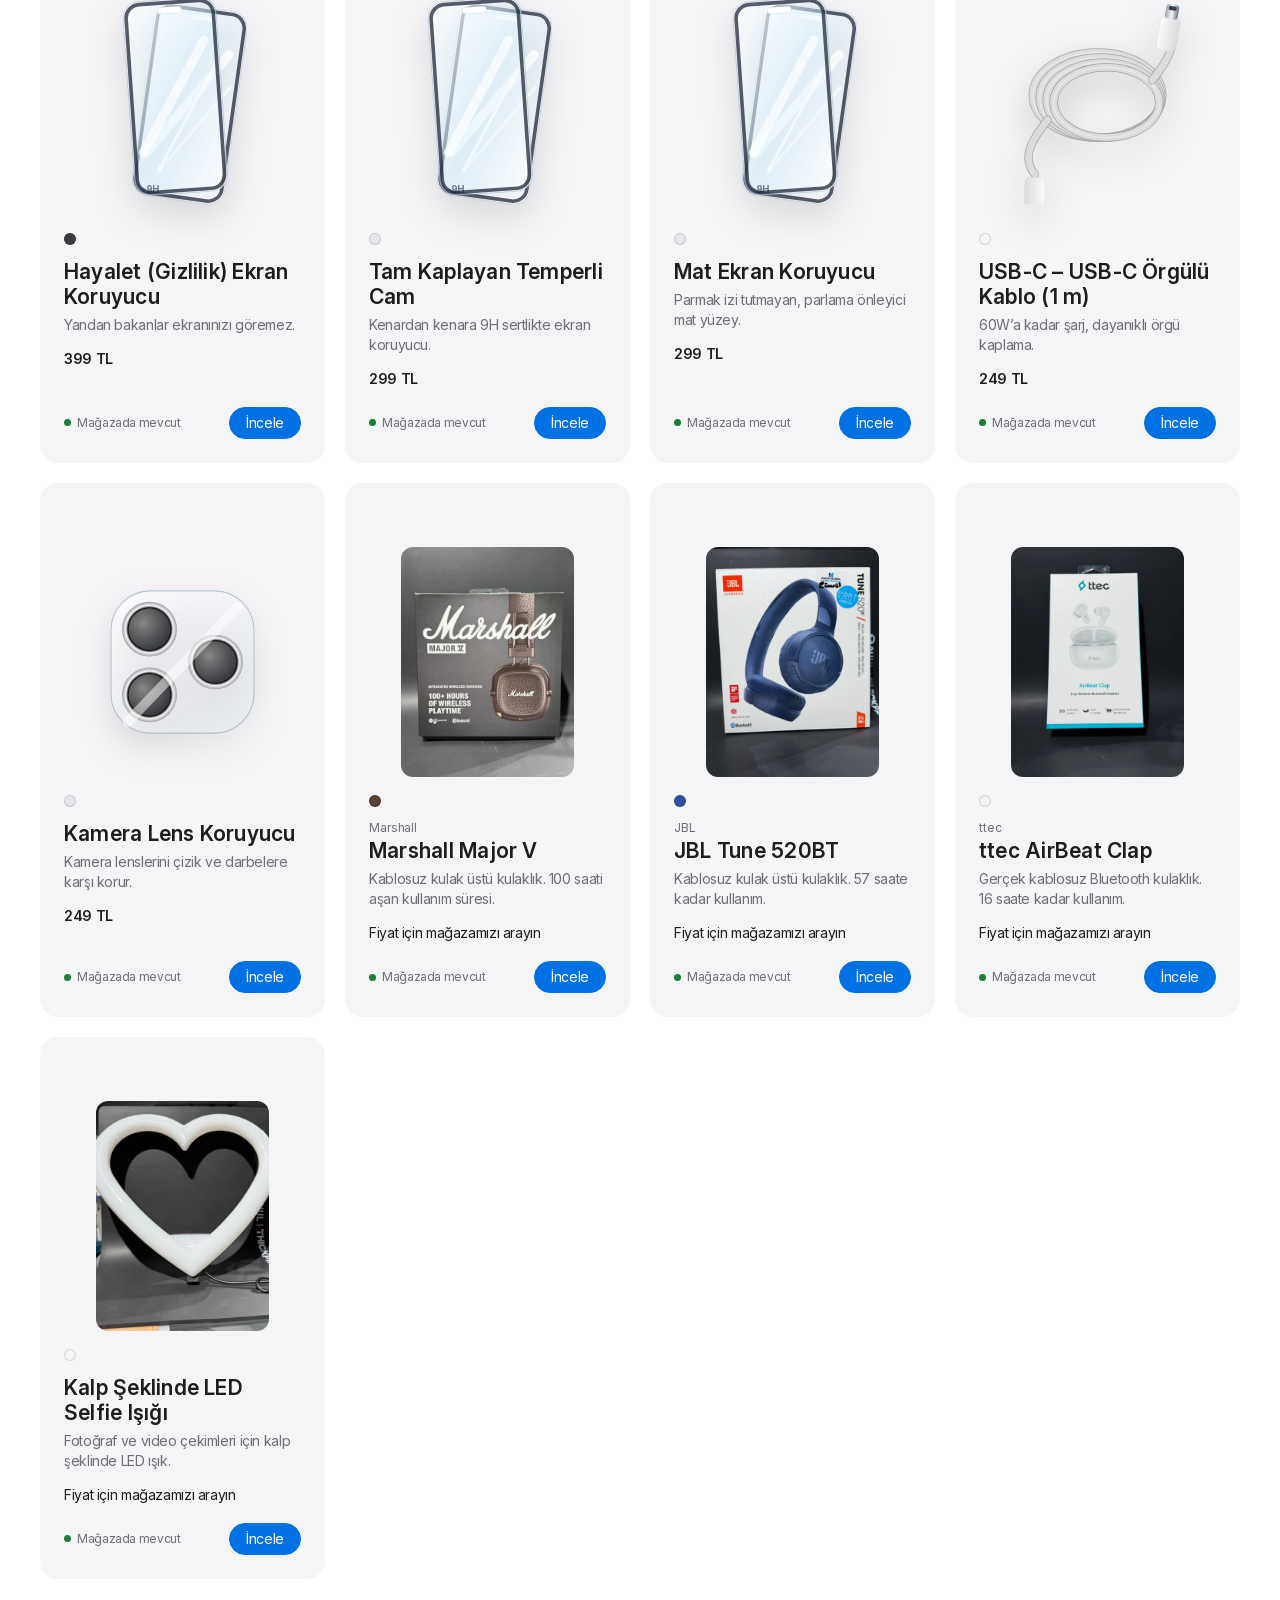
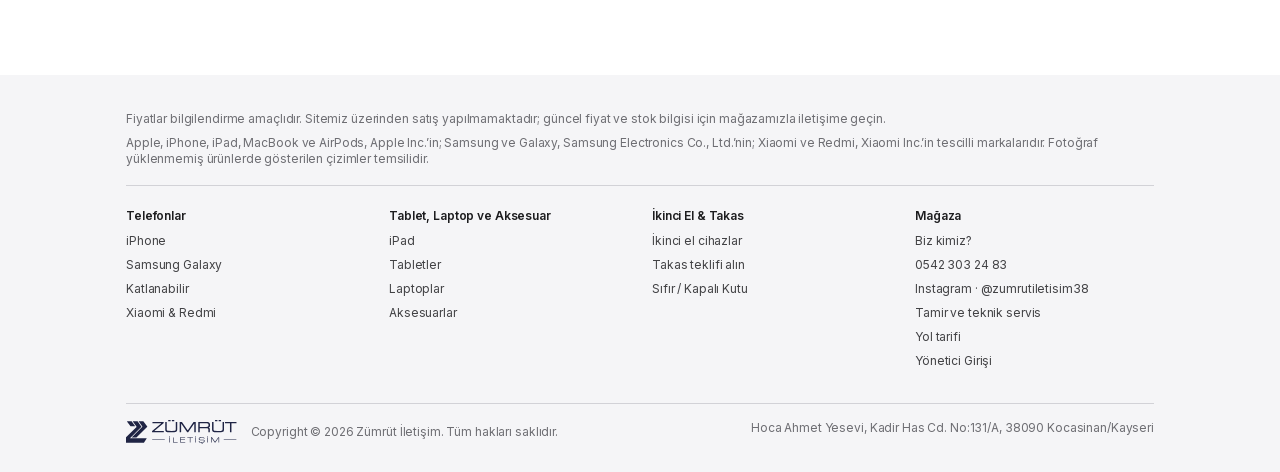
<file: urunler.html>
<!doctype html>
<html lang="tr" class="no-js">
<head>
  <meta charset="utf-8">
  <meta name="viewport" content="width=device-width, initial-scale=1, viewport-fit=cover">
  <title>Ürünler · Zümrüt İletişim</title>
  <meta name="description" content="Zümrüt İletişim ürünleri: sıfır ve ikinci el iPhone, Samsung Galaxy, Xiaomi, iPad, MacBook, tabletler ve aksesuarlar.">
  <meta name="theme-color" content="#ffffff">
  <link rel="icon" href="favicon.svg" type="image/svg+xml">
  <link rel="apple-touch-icon" href="assets/img/apple-touch-icon.png">
  <meta property="og:site_name" content="Zümrüt İletişim">
  <meta property="og:image" content="assets/img/og-kapak.jpg">
  <link rel="preload" href="assets/fonts/InterVariable-latin.woff" as="font" type="font/woff" crossorigin>
  <link rel="stylesheet" href="assets/css/site.css">
  <script defer src="assets/js/cizim.js"></script>
  <script defer src="assets/js/ortak.js"></script>
  <script defer src="assets/js/liste.js"></script>
</head>
<body class="zi-liste-sayfasi">
  <a class="zi-atla" href="#icerik">İçeriğe geç</a>
  <header id="zi-nav" class="zi-nav">
    <div class="zi-nav__ic"><a class="zi-marka" href="index.html"><img class="zi-logo" src="assets/img/logo.svg" alt="Zümrüt İletişim" width="138" height="30"></a></div>
  </header>

  <main id="icerik">
    <div class="zi-kap">
      <div class="zi-liste-ust">
        <a class="zi-geri" href="index.html" style="margin-bottom:28px"><svg class="zi-ikon" viewBox="0 0 24 24" aria-hidden="true"><path d="M19.5 12h-15"/><path d="m11 5.5-6.5 6.5 6.5 6.5"/></svg> Ana Sayfaya Dön</a>
        <h1 id="liste-baslik">Ürünler</h1>
        <p id="liste-alt">Mağazamızdaki cihaz ve aksesuarlar.</p>
      </div>
      <div class="zi-ciplar" id="kategori-serit" role="navigation" aria-label="Kategoriler" style="margin-bottom:8px"></div>
      <div class="zi-arac" id="arac">
        <div class="zi-ciplar" id="durum-filtre" role="group" aria-label="Duruma göre filtrele"></div>
        <div class="zi-arac__sag">
          <span id="sayi" aria-live="polite"></span>
          <label class="zi-secici"><span class="zi-gizli">Sırala</span>
            <select id="sirala">
              <option value="onerilen">Önerilen</option>
              <option value="fiyat-artan">Fiyat: Artan</option>
              <option value="fiyat-azalan">Fiyat: Azalan</option>
              <option value="yeni-eklenen">Yeni eklenen</option>
            </select>
            <svg class="zi-ikon" viewBox="0 0 24 24" aria-hidden="true"><path d="m6 9.5 6 6 6-6"/></svg>
          </label>
        </div>
      </div>
      <div class="zi-izgara" id="liste" style="padding-bottom:96px">
        <div class="zi-iskelet" style="height:440px"></div><div class="zi-iskelet" style="height:440px"></div><div class="zi-iskelet" style="height:440px"></div><div class="zi-iskelet" style="height:440px"></div>
      </div>
    </div>
  </main>

  <footer id="zi-alt" class="zi-alt"></footer>
</body>
</html>
</file>
<file: assets/css/site.css>
/* =========================================================================
   Zümrüt İletişim — Genel site stilleri (Apple tasarım dili)
   ========================================================================= */

@font-face {
  font-family: "Inter";
  src: url("../fonts/InterVariable-latin.woff") format("woff");
  font-weight: 100 900;
  font-style: normal;
  font-display: swap;
}

:root {
  --zi-beyaz: #ffffff;
  --zi-gri: #f5f5f7;
  --zi-gri-2: #e8e8ed;
  --zi-gri-3: #d2d2d7;
  --zi-siyah: #000000;
  --zi-metin: #1d1d1f;
  --zi-metin-2: #6e6e73;
  --zi-metin-3: #86868b;
  --zi-mavi: #0071e3;
  --zi-mavi-hover: #0077ed;
  --zi-link: #0066cc;
  --zi-link-koyu: #2997ff;
  --zi-turuncu: #b64400;
  --zi-yesil: #1a7f37;
  --zi-kirmizi: #d70015;
  --zi-font: "SF Pro Display", "SF Pro Text", -apple-system, BlinkMacSystemFont, "Inter", "Helvetica Neue", Helvetica, Arial, sans-serif;
  --zi-font-metin: "SF Pro Text", "SF Pro Display", -apple-system, BlinkMacSystemFont, "Inter", "Helvetica Neue", Helvetica, Arial, sans-serif;
  --zi-ease: cubic-bezier(0.28, 0.11, 0.32, 1);
  --zi-ease-2: cubic-bezier(0.4, 0, 0.6, 1);
  --zi-nav-h: 48px;
  --zi-lacivert: #1f2444;
  --zi-kap: 1200px;
  --zi-kenar: 22px;
  --zi-r-xl: 28px;
  --zi-r-l: 18px;
  --zi-r-m: 12px;
}

/* ---------- Temel ---------- */
*, *::before, *::after { box-sizing: border-box; }
html { -webkit-text-size-adjust: 100%; text-size-adjust: 100%; scroll-behavior: smooth; scroll-padding-top: calc(var(--zi-nav-h) + 16px); }
body {
  margin: 0;
  background: var(--zi-beyaz);
  color: var(--zi-metin);
  font-family: var(--zi-font-metin);
  font-size: 17px;
  line-height: 1.47059;
  letter-spacing: -0.022em;
  -webkit-font-smoothing: antialiased;
  -moz-osx-font-smoothing: grayscale;
  font-optical-sizing: auto;
  overflow-x: hidden;
}
img, svg { display: block; max-width: 100%; }
a { color: var(--zi-link); text-decoration: none; }
a:hover { text-decoration: underline; }
button { font: inherit; color: inherit; background: none; border: 0; padding: 0; cursor: pointer; letter-spacing: inherit; }
input, select, textarea { font: inherit; letter-spacing: inherit; color: inherit; }
h1, h2, h3, h4, p { margin: 0; }
h1, h2, h3 { font-family: var(--zi-font); }
ul { margin: 0; padding: 0; list-style: none; }
:focus-visible { outline: 2px solid var(--zi-mavi); outline-offset: 3px; border-radius: 6px; }
::selection { background: rgba(0, 113, 227, 0.18); }

.zi-gizli { position: absolute !important; width: 1px; height: 1px; padding: 0; margin: -1px; overflow: hidden; clip: rect(0 0 0 0); white-space: nowrap; border: 0; }
.zi-atla { position: absolute; left: 12px; top: 10px; z-index: 1000; background: var(--zi-metin); color: #fff; padding: 10px 16px; border-radius: 980px; font-size: 14px; transform: translateY(-160%); opacity: 0; pointer-events: none; transition: transform .2s, opacity .2s; }
.zi-atla:focus { transform: none; opacity: 1; pointer-events: auto; text-decoration: none; }

.zi-kap { width: 100%; max-width: calc(var(--zi-kap) + var(--zi-kenar) * 2); margin: 0 auto; padding: 0 var(--zi-kenar); }
.zi-kap--dar { max-width: calc(980px + var(--zi-kenar) * 2); }

/* ---------- İkon ---------- */
.zi-ikon { width: 1em; height: 1em; flex: none; stroke: currentColor; fill: none; stroke-width: 1.8; stroke-linecap: round; stroke-linejoin: round; display: inline-block; vertical-align: middle; }

/* ---------- Butonlar (hap / pill) ---------- */
.zi-btn {
  display: inline-flex; align-items: center; justify-content: center; gap: 6px;
  min-height: 44px; padding: 0 22px;
  border-radius: 980px; border: 1px solid transparent;
  font-family: var(--zi-font-metin); font-size: 17px; font-weight: 400; line-height: 1; letter-spacing: -0.022em;
  white-space: nowrap; cursor: pointer; text-decoration: none;
  transition: background-color .25s var(--zi-ease), color .25s var(--zi-ease), border-color .25s var(--zi-ease), transform .2s var(--zi-ease), box-shadow .25s;
}
.zi-btn:hover { text-decoration: none; }
.zi-btn:active { transform: scale(0.97); }
.zi-btn--dolu { background: var(--zi-mavi); border-color: var(--zi-mavi); color: #fff; }
.zi-btn--dolu:hover { background: var(--zi-mavi-hover); border-color: var(--zi-mavi-hover); }
.zi-btn--cizgi { background: transparent; border-color: var(--zi-mavi); color: var(--zi-mavi); }
.zi-btn--cizgi:hover { background: var(--zi-mavi); color: #fff; }
.zi-koyu .zi-btn--cizgi { border-color: var(--zi-link-koyu); color: var(--zi-link-koyu); }
.zi-koyu .zi-btn--cizgi:hover { background: var(--zi-mavi); border-color: var(--zi-mavi); color: #fff; }
.zi-btn--gri { background: var(--zi-gri); color: var(--zi-metin); }
.zi-btn--gri:hover { background: var(--zi-gri-2); }
.zi-btn--kucuk { min-height: 32px; padding: 0 16px; font-size: 14px; }
.zi-btn--buyuk { min-height: 52px; padding: 0 28px; font-size: 17px; }
.zi-btn .zi-ikon { font-size: 1.05em; }
.zi-btn-grup { display: flex; flex-wrap: wrap; gap: 14px; align-items: center; }
.zi-btn-grup--orta { justify-content: center; }

.zi-link-ok { display: inline-flex; align-items: center; gap: 2px; color: var(--zi-link); font-size: 17px; }
.zi-link-ok .zi-ikon { font-size: .8em; transition: transform .25s var(--zi-ease); }
.zi-link-ok:hover .zi-ikon { transform: translateX(3px); }
.zi-koyu .zi-link-ok { color: var(--zi-link-koyu); }

/* ---------- Rozetler ---------- */
.zi-yeni { color: var(--zi-turuncu); font-size: 12px; line-height: 1.33; font-weight: 400; letter-spacing: -0.01em; }
.zi-rozet { display: inline-flex; align-items: center; gap: 5px; height: 24px; padding: 0 10px; border-radius: 980px; font-size: 12px; font-weight: 600; letter-spacing: 0; white-space: nowrap; }
.zi-rozet--sifir { background: rgba(0, 113, 227, 0.1); color: var(--zi-link); }
.zi-rozet--ikinciel { background: rgba(182, 68, 0, 0.1); color: var(--zi-turuncu); }
.zi-rozet--yeni { background: var(--zi-turuncu); color: #fff; }
.zi-rozet--yakinda { background: var(--zi-metin); color: #fff; }
.zi-rozet--firsat { background: #ffe8d6; color: var(--zi-turuncu); }
.zi-rozet--notr { background: var(--zi-gri); color: var(--zi-metin-2); }
.zi-rozet--tukendi { background: var(--zi-gri); color: var(--zi-metin-2); }

/* ---------- Başlıklar ---------- */
.zi-bolum { padding: 88px 0 0; }
.zi-bolum:last-of-type { padding-bottom: 96px; }
.zi-bolum__ust { display: flex; align-items: flex-end; justify-content: space-between; gap: 24px; margin-bottom: 32px; flex-wrap: wrap; }
.zi-baslik {
  font-family: var(--zi-font); font-size: clamp(30px, 4.4vw, 48px); line-height: 1.08349; font-weight: 600; letter-spacing: -0.003em;
  max-width: 820px;
}
.zi-baslik .gri { color: var(--zi-metin-2); }
.zi-alt-baslik { font-size: 21px; line-height: 1.38; color: var(--zi-metin-2); letter-spacing: .011em; }

/* =========================================================================
   ÜST MENÜ (buzlu cam)
   ========================================================================= */
.zi-nav {
  position: sticky; top: 0; z-index: 400;
  height: var(--zi-nav-h);
  background: rgba(250, 250, 252, 0.8);
  -webkit-backdrop-filter: saturate(180%) blur(20px);
  backdrop-filter: saturate(180%) blur(20px);
  transition: background-color .3s var(--zi-ease-2);
}
.zi-nav.zi-nav--acik { background: #fff; }
.zi-nav::after { content: ""; position: absolute; left: 0; right: 0; bottom: 0; height: 1px; background: rgba(0, 0, 0, 0.06); opacity: 1; transition: opacity .3s; }
.zi-nav.zi-nav--acik::after { opacity: 0; }
.zi-nav__ic { max-width: 1072px; height: 100%; margin: 0 auto; padding: 0 22px; display: flex; align-items: center; gap: 10px; }
.zi-marka { display: inline-flex; align-items: center; gap: 8px; color: var(--zi-lacivert); font-family: var(--zi-font); font-size: 17px; font-weight: 600; letter-spacing: -0.02em; white-space: nowrap; height: 100%; flex: none; transition: opacity .2s; }
.zi-marka:hover { text-decoration: none; opacity: .78; }
.zi-logo { display: block; height: 30px; width: auto; flex: none; }
.zi-marka__tas { width: 22px; height: 22px; flex: none; }
.zi-menu { flex: 1; display: flex; align-items: center; justify-content: space-between; margin: 0 6px 0 28px; height: 100%; }
.zi-menu__oge { height: 100%; }
.zi-menu__dugme {
  display: flex; align-items: center; height: 100%; padding: 0 8px;
  font-size: 12px; line-height: 1; letter-spacing: -0.01em; color: rgba(0, 0, 0, 0.8); white-space: nowrap;
  transition: color .25s var(--zi-ease-2);
}
.zi-menu__dugme:hover, .zi-menu__dugme[aria-expanded="true"] { color: #000; text-decoration: none; }
.zi-menu__kisa { display: none; }
/* Dar masaüstü / tablet: uzun menü adları kısalır, menü taşmaz */
@media (max-width: 1100px) {
  .zi-menu { margin-left: 18px; }
  .zi-menu__dugme { padding: 0 6px; }
  .zi-menu__dugme--kisa .zi-menu__uzun { display: none; }
  .zi-menu__dugme--kisa .zi-menu__kisa { display: inline; }
}
.zi-nav__sag { display: flex; align-items: center; height: 100%; margin-left: auto; }
.zi-nav__ikon {
  width: 40px; height: 100%; display: inline-flex; align-items: center; justify-content: center;
  color: rgba(0, 0, 0, 0.8); font-size: 17px; transition: color .25s;
}
.zi-nav__ikon:hover { color: #000; text-decoration: none; }
.zi-nav__ikon .zi-ikon { stroke-width: 1.6; }
.zi-nav__yonetici { width: auto; gap: 6px; padding: 0 4px 0 10px; font-size: 12px; }
.zi-nav__yonetici span { letter-spacing: -0.01em; }
.zi-hamburger { display: none; width: 40px; height: 100%; position: relative; }
.zi-hamburger span { position: absolute; left: 12px; width: 17px; height: 1.3px; background: var(--zi-metin); border-radius: 1px; transition: transform .35s var(--zi-ease), top .35s var(--zi-ease); }
.zi-hamburger span:nth-child(1) { top: 20px; }
.zi-hamburger span:nth-child(2) { top: 27px; }
.zi-hamburger[aria-expanded="true"] span:nth-child(1) { top: 23.5px; transform: rotate(45deg); }
.zi-hamburger[aria-expanded="true"] span:nth-child(2) { top: 23.5px; transform: rotate(-45deg); }

/* ---------- Mega menü ---------- */
.zi-mega {
  position: fixed; top: var(--zi-nav-h); left: 0; right: 0; z-index: 390;
  height: 0; overflow: hidden;
  background: #fff;
  transition: height .38s var(--zi-ease-2);
  box-shadow: 0 30px 40px -30px rgba(0, 0, 0, 0.18);
}
.zi-mega[hidden] { display: block; }
.zi-mega__ic { max-width: 1072px; margin: 0 auto; padding: 36px 22px 56px; }
.zi-mega__bolum { display: none; }
.zi-mega__bolum.aktif { display: block; }
.zi-mega__bolum.aktif .zi-mega__kademe { animation: ziMegaGiris .42s var(--zi-ease) both; animation-delay: calc(var(--i, 0) * 28ms + 60ms); }
@keyframes ziMegaGiris { from { opacity: 0; transform: translateY(-6px); } to { opacity: 1; transform: none; } }

.zi-mega__izgara { display: grid; grid-template-columns: repeat(var(--kolon, 3), minmax(0, 1fr)); gap: 32px 44px; }
.zi-mega__kolon-baslik { font-size: 12px; color: var(--zi-metin-2); margin-bottom: 14px; letter-spacing: -0.01em; }
.zi-mega__buyuk-link { display: block; font-family: var(--zi-font); font-size: 24px; line-height: 1.16; font-weight: 600; letter-spacing: .009em; color: var(--zi-metin); padding: 4px 0; }
.zi-mega__buyuk-link:hover { color: var(--zi-link); text-decoration: none; }
.zi-mega__link { display: flex; align-items: center; gap: 10px; font-size: 13px; line-height: 1.3; color: #333336; font-weight: 600; letter-spacing: -0.01em; padding: 6px 0; }
.zi-mega__link:hover { color: var(--zi-link); text-decoration: none; }
.zi-mega__link small { display: block; font-weight: 400; color: var(--zi-metin-2); font-size: 12px; margin-top: 2px; }
.zi-mega__kucuk-gorsel { width: 36px; height: 36px; flex: none; display: flex; align-items: center; justify-content: center; }
.zi-mega__kucuk-gorsel img { max-width: 100%; max-height: 100%; object-fit: contain; }
.zi-mega__tumu { display: inline-flex; align-items: center; gap: 4px; margin-top: 14px; font-size: 13px; color: var(--zi-link); }

/* iPhone paneli */
.zi-mega-iphone { display: grid; grid-template-columns: 1fr 230px; gap: 40px; }
.zi-segment { display: inline-flex; padding: 3px; background: var(--zi-gri); border-radius: 980px; margin-bottom: 22px; position: relative; }
.zi-segment button { position: relative; z-index: 1; height: 32px; padding: 0 18px; border-radius: 980px; font-size: 13px; color: var(--zi-metin-2); transition: color .25s; }
.zi-segment button[aria-pressed="true"] { color: var(--zi-metin); font-weight: 600; }
.zi-segment__kaydirac { position: absolute; top: 3px; bottom: 3px; left: 3px; border-radius: 980px; background: #fff; box-shadow: 0 1px 3px rgba(0, 0, 0, .12); transition: transform .35s var(--zi-ease), width .35s var(--zi-ease); }
.zi-model-rafi { display: grid; grid-template-columns: repeat(auto-fill, minmax(108px, 1fr)); gap: 18px 8px; min-height: 150px; }
.zi-model {
  display: flex; flex-direction: column; align-items: center; text-align: center; gap: 6px; padding: 10px 4px; border-radius: 16px;
  color: var(--zi-metin); font-size: 12px; line-height: 1.25; transition: background-color .25s;
}
.zi-model:hover { background: var(--zi-gri); text-decoration: none; }
.zi-model__gorsel { height: 78px; display: flex; align-items: flex-end; justify-content: center; }
.zi-model__gorsel img { max-height: 78px; max-width: 86px; object-fit: contain; transition: transform .4s var(--zi-ease); }
.zi-model:hover .zi-model__gorsel img { transform: translateY(-3px) scale(1.04); }
.zi-model__ad { font-weight: 600; font-size: 12px; }
.zi-model__alt { color: var(--zi-metin-2); font-size: 11px; }
.zi-mega__yan { border-left: 1px solid var(--zi-gri-2); padding-left: 32px; }
.zi-mega__yan .zi-mega__kolon-baslik:not(:first-child) { margin-top: 24px; }

/* Aksesuar ikonları */
.zi-ikon-rafi { display: grid; grid-template-columns: repeat(4, minmax(0, 1fr)); gap: 16px; }
.zi-ikon-kutu {
  display: flex; flex-direction: column; align-items: center; gap: 12px; padding: 22px 12px 18px; border-radius: 22px; background: var(--zi-gri);
  color: var(--zi-metin); font-size: 14px; font-weight: 600; text-align: center; transition: transform .35s var(--zi-ease), background-color .3s;
}
.zi-ikon-kutu:hover { transform: translateY(-3px); background: var(--zi-gri-2); text-decoration: none; }
.zi-ikon-kutu img { height: 84px; width: auto; object-fit: contain; filter: drop-shadow(0 8px 10px rgba(0, 0, 0, .12)); }
.zi-ikon-kutu small { font-weight: 400; color: var(--zi-metin-2); font-size: 12px; margin-top: -8px; }

/* Takas adımları */
.zi-adimlar { display: grid; gap: 12px; counter-reset: adim; }
.zi-adim { display: flex; gap: 12px; align-items: flex-start; font-size: 13px; color: var(--zi-metin-2); }
.zi-adim::before { counter-increment: adim; content: counter(adim); flex: none; width: 24px; height: 24px; border-radius: 50%; background: var(--zi-metin); color: #fff; font-size: 12px; font-weight: 600; display: flex; align-items: center; justify-content: center; }
.zi-adim b { display: block; color: var(--zi-metin); font-size: 14px; margin-bottom: 2px; }

/* Perde (arka plan karartma) */
.zi-perde {
  position: fixed; inset: 0; z-index: 380;
  background: rgba(0, 0, 0, 0.28);
  -webkit-backdrop-filter: blur(6px); backdrop-filter: blur(6px);
  opacity: 0; visibility: hidden; transition: opacity .38s var(--zi-ease-2), visibility .38s;
}
.zi-perde.acik { opacity: 1; visibility: visible; }

/* Arama */
.zi-arama__alan { display: flex; align-items: center; gap: 12px; border-bottom: 1px solid var(--zi-gri-3); padding-bottom: 14px; margin-bottom: 22px; }
.zi-arama__alan .zi-ikon { font-size: 24px; color: var(--zi-metin-2); }
.zi-arama__alan input { flex: 1; border: 0; outline: 0; background: none; font-family: var(--zi-font); font-size: 24px; font-weight: 600; letter-spacing: .009em; color: var(--zi-metin); min-width: 0; }
.zi-arama__alan input::placeholder { color: var(--zi-metin-3); }
.zi-arama__sonuc { display: grid; grid-template-columns: repeat(auto-fill, minmax(240px, 1fr)); gap: 6px 20px; }
.zi-arama__bos { color: var(--zi-metin-2); font-size: 14px; }

/* Mobil menü */
.zi-mobil {
  position: fixed; top: var(--zi-nav-h); left: 0; right: 0; bottom: 0; z-index: 395;
  background: #fff; overflow-y: auto; overscroll-behavior: contain;
  padding: 12px 32px 64px;
  opacity: 0; visibility: hidden; transform: translateY(-12px);
  transition: opacity .35s var(--zi-ease), transform .45s var(--zi-ease), visibility .35s;
}
.zi-mobil.acik { opacity: 1; visibility: visible; transform: none; }
.zi-mobil__oge { border-bottom: 1px solid var(--zi-gri-2); }
.zi-mobil__dugme {
  width: 100%; display: flex; align-items: center; justify-content: space-between; gap: 12px; text-align: left;
  padding: 14px 0; font-family: var(--zi-font); font-size: 26px; line-height: 1.15; font-weight: 600; letter-spacing: .004em; color: var(--zi-metin);
}
.zi-mobil__dugme .zi-ikon { font-size: 18px; color: var(--zi-metin-2); transition: transform .35s var(--zi-ease); }
.zi-mobil__dugme[aria-expanded="true"] .zi-ikon { transform: rotate(180deg); }
.zi-mobil__alt { display: grid; grid-template-rows: 0fr; transition: grid-template-rows .45s var(--zi-ease); }
.zi-mobil__alt > div { overflow: hidden; }
.zi-mobil__dugme[aria-expanded="true"] + .zi-mobil__alt { grid-template-rows: 1fr; }
.zi-mobil__alt ul { padding: 0 0 18px; }
.zi-mobil__alt a { display: flex; align-items: center; gap: 12px; padding: 8px 0; font-size: 17px; font-weight: 600; color: #333336; }
.zi-mobil__alt a img { width: 34px; height: 34px; object-fit: contain; }
.zi-mobil__alt a small { color: var(--zi-metin-2); font-weight: 400; font-size: 13px; }
.zi-mobil__alt .zi-yeni { margin-left: 4px; }
.zi-mobil__yonetici { display: flex; align-items: center; gap: 10px; margin-top: 28px; color: var(--zi-metin-2); font-size: 15px; }
body.zi-kilit { overflow: hidden; }

/* =========================================================================
   ALT KATEGORİ MENÜSÜ (subnav)
   ========================================================================= */
.zi-altnav { position: relative; background: #fff; }
.zi-altnav__ray {
  display: flex; justify-content: center; gap: 30px; max-width: 1072px; margin: 0 auto;
  padding: 18px 22px 10px; overflow-x: auto; scrollbar-width: none; scroll-snap-type: x proximity;
}
.zi-altnav__ray::-webkit-scrollbar { display: none; }
.zi-altnav__oge {
  flex: none; display: flex; flex-direction: column; align-items: center; gap: 6px; min-width: 76px;
  color: var(--zi-metin); font-size: 12px; line-height: 1.25; letter-spacing: -0.01em; text-align: center; scroll-snap-align: start;
}
.zi-altnav__oge:hover { text-decoration: none; }
.zi-altnav__oge:hover .zi-altnav__ad { color: var(--zi-link); }
.zi-altnav__gorsel { height: 54px; display: flex; align-items: flex-end; justify-content: center; }
.zi-altnav__gorsel img { max-height: 54px; max-width: 72px; width: auto; object-fit: contain; transition: transform .4s var(--zi-ease); }
.zi-altnav__oge:hover .zi-altnav__gorsel img { transform: translateY(-3px); }
.zi-altnav__ad { font-weight: 400; transition: color .2s; }
.zi-altnav .zi-yeni { font-size: 11px; margin-top: -3px; }

/* =========================================================================
   VİTRİN (hero carousel)
   ========================================================================= */
.zi-vitrin { position: relative; padding: 10px 0 0; --slayt-g: min(1260px, calc(100vw - 88px)); --slayt-h: clamp(540px, 43vw, 620px); --bosluk: 20px; }
.zi-vitrin__pencere { position: relative; overflow: hidden; }
.zi-vitrin__ray {
  display: flex; gap: var(--bosluk);
  will-change: transform;
  touch-action: pan-y;
}
.zi-vitrin__ray.zi-kayiyor { transition: transform .9s cubic-bezier(0.65, 0, 0.25, 1); }
.zi-slayt {
  position: relative; flex: 0 0 var(--slayt-g); height: var(--slayt-h);
  border-radius: var(--zi-r-xl); overflow: hidden; isolation: isolate;
  transition: opacity .9s var(--zi-ease);
  user-select: none; -webkit-user-select: none;
}
.zi-slayt:not(.aktif) { opacity: .55; cursor: pointer; }
.zi-slayt--acik { background: var(--zi-gri); color: var(--zi-metin); }
.zi-slayt--koyu { background: #000; color: #fff; }
.zi-slayt__metin { position: absolute; z-index: 3; text-align: center; left: 50%; top: 50%; transform: translate(-50%, -50%); width: min(460px, 44%); }
.zi-slayt__etiket { font-size: 17px; font-weight: 600; color: var(--zi-turuncu); margin-bottom: 6px; letter-spacing: -0.01em; }
.zi-slayt--koyu .zi-slayt__etiket { color: #ff9f5a; }
.zi-slayt__baslik { font-family: var(--zi-font); font-size: clamp(40px, 4.6vw, 56px); line-height: 1.07143; font-weight: 600; letter-spacing: -0.005em; }
.zi-slayt__alt { font-family: var(--zi-font); font-size: clamp(21px, 2.2vw, 28px); line-height: 1.14; font-weight: 400; letter-spacing: .007em; margin-top: 8px; }
.zi-slayt--koyu .zi-slayt__alt { color: #f5f5f7; }
.zi-slayt__metin .zi-btn-grup { justify-content: center; margin-top: 24px; }
.zi-slayt.aktif .zi-slayt__metin > * { animation: ziYukari .9s var(--zi-ease) both; }
.zi-slayt.aktif .zi-slayt__metin > *:nth-child(2) { animation-delay: .06s; }
.zi-slayt.aktif .zi-slayt__metin > *:nth-child(3) { animation-delay: .12s; }
.zi-slayt.aktif .zi-slayt__metin > *:nth-child(4) { animation-delay: .18s; }
@keyframes ziYukari { from { opacity: 0; transform: translateY(18px); } to { opacity: 1; transform: none; } }

/* Sahne: Katlanır (iPhone Duo) */
.zi-sahne { position: absolute; inset: 0; z-index: 1; pointer-events: none; }
.zi-sahne img { user-select: none; -webkit-user-drag: none; }
.zi-sahne-katlanir__sol { position: absolute; left: 2.5%; top: 50%; width: 27%; transform: translateY(-50%); perspective: 1400px; }
.zi-kitap { position: relative; width: 100%; aspect-ratio: 1.42; transform-style: preserve-3d; transform: rotateY(24deg) rotateX(6deg) rotateZ(-4deg); animation: ziSuzul 7s ease-in-out infinite; }
.zi-kitap__yaprak { position: absolute; top: 0; width: 50%; height: 100%; background-size: 200% 100%; background-repeat: no-repeat; backface-visibility: hidden; }
.zi-kitap::after { content: ""; position: absolute; left: 6%; right: 6%; bottom: -16%; height: 18%; border-radius: 50%; background: radial-gradient(closest-side, rgba(0, 0, 0, .28), rgba(0, 0, 0, 0)); filter: blur(8px); transform: translateZ(-60px); pointer-events: none; }
.zi-kitap__yaprak--sol { left: 0; background-position: 0 0; transform-origin: right center; animation: ziKatSol 7s ease-in-out infinite; }
.zi-kitap__yaprak--sag { right: 0; background-position: 100% 0; transform-origin: left center; animation: ziKatSag 7s ease-in-out infinite; }
@keyframes ziKatSol { 0%, 100% { transform: rotateY(16deg); } 50% { transform: rotateY(6deg); } }
@keyframes ziKatSag { 0%, 100% { transform: rotateY(-16deg); } 50% { transform: rotateY(-6deg); } }
@keyframes ziSuzul { 0%, 100% { translate: 0 0; } 50% { translate: 0 -10px; } }
.zi-sahne-katlanir__sag { position: absolute; right: 5%; top: 50%; width: 15%; transform: translateY(-50%); perspective: 1200px; }
.zi-sahne-katlanir__sag img { width: 100%; transform: rotateY(-26deg) rotateZ(5deg); filter: drop-shadow(0 30px 28px rgba(0, 0, 0, .25)); animation: ziSuzul 7s ease-in-out -3.5s infinite; }

/* Sahne: Lansman (koyu) */
.zi-sahne-lansman__isik {
  position: absolute; left: 50%; bottom: -30%; width: 110%; aspect-ratio: 1; transform: translateX(-50%);
  background:
    radial-gradient(closest-side, rgba(123, 47, 247, .55), transparent 70%),
    radial-gradient(closest-side at 30% 60%, rgba(0, 170, 255, .45), transparent 70%),
    radial-gradient(closest-side at 70% 55%, rgba(236, 72, 153, .32), transparent 70%);
  filter: blur(20px); animation: ziNabiz 6s ease-in-out infinite; z-index: 0;
}
@keyframes ziNabiz { 0%, 100% { opacity: .75; transform: translateX(-50%) scale(1); } 50% { opacity: 1; transform: translateX(-50%) scale(1.06); } }
.zi-sahne-lansman__cihazlar { position: absolute; left: 50%; top: calc(11% + 245px); bottom: 0; width: min(760px, 70%); transform: translateX(-50%); z-index: 1; }
.zi-sahne-lansman__cihazlar img { position: absolute; top: 0; filter: drop-shadow(0 30px 40px rgba(0, 0, 0, .6)); }
.zi-sahne-lansman__orta { left: 50%; width: 27%; transform: translateX(-50%); z-index: 2; animation: ziSuzul 6s ease-in-out infinite; }
.zi-sahne-lansman__sol { left: 13%; width: 22%; top: 56px !important; transform: rotate(-9deg); opacity: .95; }
.zi-sahne-lansman__sag { right: 13%; width: 22%; top: 56px !important; transform: rotate(9deg); opacity: .95; }
.zi-slayt--koyu .zi-slayt__metin.ust, .zi-slayt__metin.ust { top: 11%; transform: translateX(-50%); width: min(620px, 86%); }

/* Sahne: Yelpaze (ikinci el) */
.zi-slayt__metin.sol { left: 7%; top: 50%; transform: translateY(-50%); text-align: left; width: min(440px, 42%); }
.zi-slayt__metin.sol .zi-btn-grup { justify-content: flex-start; }
.zi-slayt__metin.sol .zi-slayt__alt { font-size: clamp(19px, 1.7vw, 21px); line-height: 1.38; color: var(--zi-metin-2); }
.zi-sahne-yelpaze { position: absolute; right: 6%; top: 50%; width: 44%; height: 86%; transform: translateY(-50%); }
.zi-sahne-yelpaze img { position: absolute; bottom: 4%; width: 34%; filter: drop-shadow(0 26px 26px rgba(0, 0, 0, .2)); transform-origin: 50% 100%; }
.zi-sahne-yelpaze img:nth-child(1) { left: 6%; transform: rotate(-14deg); }
.zi-sahne-yelpaze img:nth-child(2) { left: 33%; bottom: 8%; z-index: 2; }
.zi-sahne-yelpaze img:nth-child(3) { left: 60%; transform: rotate(14deg); }
.zi-cip-yuzen {
  position: absolute; z-index: 3; display: inline-flex; align-items: center; gap: 8px; padding: 10px 16px; border-radius: 980px;
  background: rgba(255, 255, 255, .78); -webkit-backdrop-filter: blur(14px) saturate(180%); backdrop-filter: blur(14px) saturate(180%);
  box-shadow: 0 10px 30px rgba(0, 0, 0, .12); font-size: 14px; font-weight: 600; color: var(--zi-metin); white-space: nowrap;
  animation: ziSuzul 5s ease-in-out infinite;
}
.zi-cip-yuzen .zi-ikon { font-size: 17px; }
.zi-cip-yuzen--1 { left: -4%; top: 16%; }
.zi-cip-yuzen--2 { right: 0; top: 30%; animation-delay: -1.6s; }
.zi-cip-yuzen--3 { left: 18%; bottom: 2%; animation-delay: -3.1s; }
.zi-cip-yuzen .yesil { color: var(--zi-yesil); }
.zi-cip-yuzen .mavi { color: var(--zi-mavi); }
.zi-cip-yuzen .turuncu { color: var(--zi-turuncu); }

/* Sahne: Tek görsel (genel) */
.zi-sahne-tek { position: absolute; left: 50%; bottom: 4%; width: min(520px, 46%); height: 52%; transform: translateX(-50%); display: flex; align-items: flex-end; justify-content: center; }
.zi-sahne-tek img { max-height: 100%; max-width: 100%; object-fit: contain; filter: drop-shadow(0 30px 34px rgba(0, 0, 0, .25)); animation: ziSuzul 6s ease-in-out infinite; }

/* Sahne: Fotoğraf (panelden yüklenen vitrin fotoğrafları) */
.zi-sahne-foto { display: flex; }
.zi-sahne-foto img { display: block; flex: none; user-select: none; -webkit-user-drag: none; }
.zi-slayt.aktif .zi-sahne-foto img { animation: ziFotoGir 1.2s var(--zi-ease) both; }
.zi-slayt.aktif .zi-sahne-foto img + img { animation-delay: .12s; }
@keyframes ziFotoGir { from { opacity: 0; transform: translateY(14px) scale(1.02); } to { opacity: 1; transform: none; } }
/* Beyaz zeminli fotoğraflar: sahne slaytın zeminini devralır, fotoğraf onunla çarpılır (beyaz kaybolur) */
.zi-sahne-foto.karistir { background: inherit; }
.zi-sahne-foto.karistir img { mix-blend-mode: multiply; -webkit-mask-image: none; mask-image: none; }
/* Koyu slaytta siyah zeminli fotoğraf: siyah, slaytın zeminine karışır */
.zi-slayt--koyu .zi-sahne-foto.karistir img { mix-blend-mode: screen; }
/* Sağda, tam yükseklikte; sol kenarı zemine erir */
.zi-sahne-foto--sag { justify-content: flex-end; align-items: stretch; padding-left: 40%; }
.zi-sahne-foto--sag img { height: 100%; width: auto; max-width: 100%; object-fit: cover; object-position: right center;
  -webkit-mask-image: linear-gradient(90deg, transparent 0, #000 26%); mask-image: linear-gradient(90deg, transparent 0, #000 26%); }
/* Birden çok ürün fotoğrafı (ör. beyaz zeminli iki telefon) */
.zi-sahne-foto--sag.coklu { align-items: center; justify-content: center; padding: 0 3% 0 44%; }
.zi-sahne-foto--sag.coklu img { height: min(80%, 470px); max-width: 56%; object-fit: contain; -webkit-mask-image: none; mask-image: none; }
.zi-sahne-foto--sag.coklu img + img { margin-left: -5%; }
/* Altta, ortada (geniş grup fotoğrafları); kenarları zemine erir */
.zi-sahne-foto--alt { justify-content: center; align-items: flex-end; }
.zi-sahne-foto--alt img { height: min(calc(100% - 280px), 370px); width: auto; max-width: 84%; object-fit: contain; object-position: center bottom;
  -webkit-mask-image: linear-gradient(180deg, transparent 0, #000 24%), linear-gradient(90deg, transparent 0, #000 12%, #000 88%, transparent 100%); -webkit-mask-composite: source-in;
  mask-image: linear-gradient(180deg, transparent 0, #000 24%), linear-gradient(90deg, transparent 0, #000 12%, #000 88%, transparent 100%); mask-composite: intersect; }
.zi-sahne-foto--alt.coklu img { max-width: 44%; }
/* Kart: köşeleri yuvarlatılmış fotoğraf */
.zi-sahne-foto--kart { justify-content: flex-end; align-items: center; padding: 0 5% 0 47%; gap: 16px; }
.zi-sahne-foto--kart img { width: 100%; max-width: 660px; height: auto; max-height: 80%; object-fit: cover; border-radius: 22px; box-shadow: 0 30px 70px rgba(0, 0, 0, .32); }
.zi-sahne-foto--kart.coklu img { width: 48%; }
.zi-slayt--koyu .zi-slayt__metin.sol .zi-slayt__alt { color: rgba(255, 255, 255, .82); }
.zi-slayt--foto.zi-slayt--acik .zi-slayt__metin .zi-slayt__alt { color: #2c2c2e; }
.zi-slayt--foto.zi-koyu .zi-btn--cizgi { border-color: rgba(255, 255, 255, .88); color: #fff; }
.zi-slayt--foto.zi-koyu .zi-btn--cizgi:hover { background: #fff; border-color: #fff; color: var(--zi-metin); }

/* Vitrin kontrolleri */
.zi-vitrin__kontrol { display: flex; align-items: center; justify-content: center; gap: 12px; margin-top: 22px; }
.zi-daire-btn {
  width: 44px; height: 44px; border-radius: 50%; display: inline-flex; align-items: center; justify-content: center;
  background: rgba(210, 210, 215, 0.64); color: rgba(0, 0, 0, .56); font-size: 17px;
  -webkit-backdrop-filter: blur(7px) saturate(180%); backdrop-filter: blur(7px) saturate(180%);
  transition: background-color .25s, color .25s, transform .2s;
}
.zi-daire-btn:hover { background: rgba(223, 223, 227, 0.8); color: rgba(0, 0, 0, .72); }
.zi-daire-btn:active { transform: scale(.94); }
.zi-daire-btn .zi-ikon { stroke-width: 2.2; }
.zi-noktalar { display: flex; align-items: center; gap: 12px; height: 44px; padding: 0 20px; border-radius: 980px; background: rgba(210, 210, 215, 0.64); -webkit-backdrop-filter: blur(7px) saturate(180%); backdrop-filter: blur(7px) saturate(180%); }
.zi-nokta { position: relative; width: 8px; height: 8px; border-radius: 980px; background: rgba(0, 0, 0, .42); overflow: hidden; transition: width .45s var(--zi-ease), background-color .3s; }
.zi-nokta:hover { background: rgba(0, 0, 0, .6); }
.zi-nokta.aktif { width: 46px; background: rgba(0, 0, 0, .2); }
.zi-nokta__dolgu { position: absolute; inset: 0; width: 0; background: rgba(0, 0, 0, .62); border-radius: inherit; }
.zi-nokta.aktif .zi-nokta__dolgu { animation: ziDolgu var(--sure, 5s) linear forwards; }
.zi-vitrin.duraklatildi .zi-nokta.aktif .zi-nokta__dolgu { animation-play-state: paused; }
.zi-vitrin.durdu .zi-nokta.aktif .zi-nokta__dolgu { animation: none; width: 100%; }
@keyframes ziDolgu { from { width: 0; } to { width: 100%; } }

/* =========================================================================
   ÜRÜN KARTLARI
   ========================================================================= */
.zi-ciplar { display: flex; gap: 8px; flex-wrap: wrap; }
.zi-cip {
  display: inline-flex; align-items: center; gap: 6px; height: 36px; padding: 0 16px; border-radius: 980px;
  background: #fff; border: 1px solid var(--zi-gri-3); color: var(--zi-metin); font-size: 14px; white-space: nowrap;
  transition: background-color .25s, color .25s, border-color .25s;
}
.zi-cip:hover { border-color: var(--zi-metin-3); text-decoration: none; }
.zi-cip[aria-pressed="true"], .zi-cip.aktif { background: var(--zi-metin); border-color: var(--zi-metin); color: #fff; }
.zi-cip small { color: inherit; opacity: .6; font-size: 12px; }

.zi-raf { position: relative; }
.zi-raf__ray {
  --raf-kenar: max(var(--zi-kenar), calc((100% - var(--zi-kap)) / 2));
  display: grid; grid-auto-flow: column; grid-auto-columns: minmax(270px, 300px); gap: 20px;
  overflow-x: auto; scroll-snap-type: x mandatory; scroll-padding-inline: var(--raf-kenar);
  padding: 8px var(--raf-kenar) 36px; margin: -8px 0 0;
  scrollbar-width: none;
}
.zi-raf__ray::-webkit-scrollbar { display: none; }
.zi-raf__ray > * { scroll-snap-align: start; }
.zi-raf__oklar { display: flex; justify-content: flex-end; gap: 14px; }

.zi-kart {
  position: relative; display: flex; flex-direction: column; background: var(--zi-gri); border-radius: var(--zi-r-l);
  padding: 26px 24px 24px; color: var(--zi-metin); min-height: 100%;
  transition: transform .45s var(--zi-ease), box-shadow .45s var(--zi-ease);
}
.zi-kart:hover { text-decoration: none; transform: scale(1.012); box-shadow: 2px 4px 16px rgba(0, 0, 0, .1); }
.zi-kart--beyaz { background: #fff; }
.zi-kart__ust { display: flex; align-items: center; justify-content: space-between; gap: 8px; min-height: 24px; }
.zi-kart__gorsel { height: 230px; margin: 14px 0 18px; display: flex; align-items: center; justify-content: center; }
.zi-kart__gorsel img { max-height: 100%; max-width: 88%; object-fit: contain; transition: transform .6s var(--zi-ease); filter: drop-shadow(0 14px 18px rgba(0, 0, 0, .14)); }
.zi-kart__gorsel img.foto { filter: none; border-radius: 12px; }
.zi-kart:hover .zi-kart__gorsel img { transform: translateY(-4px) scale(1.03); }
.zi-renk-noktalari { display: flex; gap: 6px; margin-bottom: 12px; min-height: 12px; }
.zi-renk-noktalari span { width: 12px; height: 12px; border-radius: 50%; box-shadow: inset 0 0 0 1px rgba(0, 0, 0, .14); }
.zi-kart__marka { font-size: 12px; color: var(--zi-metin-2); letter-spacing: -0.01em; }
.zi-kart__ad { font-family: var(--zi-font); font-size: 21px; line-height: 1.19; font-weight: 600; letter-spacing: .011em; margin-top: 2px; }
.zi-kart__aciklama { font-size: 14px; line-height: 1.42; color: var(--zi-metin-2); margin-top: 6px; }
.zi-kart__fiyat { font-size: 14px; line-height: 1.42; margin-top: 14px; }
.zi-kart__fiyat b { font-weight: 600; }
.zi-kart__alt { display: flex; align-items: center; justify-content: space-between; gap: 10px; margin-top: auto; padding-top: 18px; }
.zi-kart__stok { font-size: 12px; color: var(--zi-metin-2); display: inline-flex; align-items: center; gap: 6px; }
.zi-kart__stok::before { content: ""; width: 7px; height: 7px; border-radius: 50%; background: var(--zi-yesil); }
.zi-kart__stok.yok::before { background: var(--zi-metin-3); }
.zi-kart__stok.yakinda::before { background: var(--zi-turuncu); }
.zi-kart__pil { display: inline-flex; align-items: center; gap: 6px; font-size: 12px; color: var(--zi-metin-2); margin-top: 8px; }

.zi-izgara { display: grid; grid-template-columns: repeat(auto-fill, minmax(260px, 1fr)); gap: 20px; }

/* Pil göstergesi */
.zi-pil { display: inline-flex; align-items: center; gap: 2px; vertical-align: middle; }
.zi-pil__govde { position: relative; display: block; width: 26px; height: 13px; border-radius: 4px; border: 1.5px solid currentColor; padding: 1.5px; opacity: .9; }
.zi-pil__dolu { display: block; height: 100%; border-radius: 1.5px; background: var(--zi-yesil); }
.zi-pil__uc { display: block; width: 2px; height: 5px; border-radius: 0 2px 2px 0; background: currentColor; opacity: .6; }
.zi-pil--orta .zi-pil__dolu { background: #f59e0b; }
.zi-pil--dusuk .zi-pil__dolu { background: var(--zi-kirmizi); }

/* =========================================================================
   AKSESUAR AKORDEONU (bento)
   ========================================================================= */
.zi-bento-izgara { display: grid; grid-template-columns: repeat(4, minmax(0, 1fr)); gap: 20px; }
.zi-bento {
  position: relative; display: flex; flex-direction: column; text-align: left; overflow: hidden; isolation: isolate;
  min-height: 380px; padding: 30px 28px 28px; border-radius: var(--zi-r-xl); background: var(--zi-gri); color: var(--zi-metin);
  transition: transform .5s var(--zi-ease), background-color .35s var(--zi-ease), box-shadow .45s var(--zi-ease);
}
.zi-bento:hover { transform: translateY(-4px); box-shadow: 0 18px 40px -18px rgba(0, 0, 0, .22); }
.zi-bento[aria-expanded="true"] { background: #1d1d1f; color: #fff; }
.zi-bento__etiket { font-size: 12px; font-weight: 600; color: var(--zi-metin-2); letter-spacing: 0; text-transform: none; transition: color .3s; }
.zi-bento[aria-expanded="true"] .zi-bento__etiket { color: #a1a1a6; }
.zi-bento__baslik { font-family: var(--zi-font); font-size: 24px; line-height: 1.16; font-weight: 600; letter-spacing: .009em; margin-top: 8px; }
.zi-bento__metin { font-size: 14px; line-height: 1.42; color: var(--zi-metin-2); margin-top: 8px; transition: color .3s; }
.zi-bento[aria-expanded="true"] .zi-bento__metin { color: #c7c7cc; }
.zi-bento__gorsel { flex: 1; display: flex; align-items: center; justify-content: center; margin: 18px 0 8px; }
.zi-bento__gorsel img { height: 150px; width: auto; max-width: 100%; object-fit: contain; filter: drop-shadow(0 16px 20px rgba(0, 0, 0, .16)); transition: transform .7s var(--zi-ease); }
.zi-bento:hover .zi-bento__gorsel img { transform: scale(1.07) rotate(-2deg); }
.zi-bento__gorsel img.foto { height: 170px; aspect-ratio: 3 / 4; object-fit: cover; border-radius: 16px; filter: none; box-shadow: 0 14px 30px -12px rgba(0, 0, 0, .35); }
.zi-bento:hover .zi-bento__gorsel img.foto { transform: scale(1.04); }
.zi-bento__arti {
  position: absolute; right: 22px; bottom: 22px; width: 36px; height: 36px; border-radius: 50%;
  display: flex; align-items: center; justify-content: center; background: var(--zi-metin); color: #fff; font-size: 18px;
  transition: transform .45s var(--zi-ease), background-color .3s, color .3s;
}
.zi-bento__arti .zi-ikon { stroke-width: 2.4; }
.zi-bento[aria-expanded="true"] .zi-bento__arti { transform: rotate(45deg); background: #fff; color: var(--zi-metin); }
.zi-bento__sayi { font-size: 12px; color: var(--zi-metin-2); margin-top: auto; padding-right: 48px; transition: color .3s; }
.zi-bento[aria-expanded="true"] .zi-bento__sayi { color: #a1a1a6; }

.zi-akordeon { display: grid; grid-template-rows: 0fr; transition: grid-template-rows .6s var(--zi-ease), margin-top .6s var(--zi-ease); margin-top: 0; }
.zi-akordeon.acik { grid-template-rows: 1fr; margin-top: 20px; }
.zi-akordeon__ic { overflow: hidden; min-height: 0; }
.zi-akordeon__panel { position: relative; background: var(--zi-gri); border-radius: var(--zi-r-xl); padding: 30px; }
.zi-akordeon__ok { position: absolute; top: -9px; width: 20px; height: 20px; background: var(--zi-gri); transform: rotate(45deg); border-radius: 3px; transition: left .5s var(--zi-ease); }
.zi-akordeon__ust { display: flex; align-items: baseline; justify-content: space-between; gap: 16px; margin-bottom: 20px; flex-wrap: wrap; }
.zi-akordeon__ust h3 { font-size: 24px; font-weight: 600; letter-spacing: .009em; }
.zi-akordeon__izgara { display: grid; grid-template-columns: repeat(4, minmax(0, 1fr)); gap: 16px; }
.zi-akordeon__izgara .zi-kart { background: #fff; padding: 20px 20px 18px; }
.zi-akordeon__izgara .zi-kart__gorsel { height: 150px; margin: 8px 0 12px; }
.zi-akordeon__izgara .zi-kart__ad { font-size: 17px; }
.zi-akordeon.acik .zi-akordeon__izgara > * { animation: ziYukari .6s var(--zi-ease) both; animation-delay: calc(var(--i, 0) * 60ms + 120ms); }

/* =========================================================================
   BİZ KİMİZ / HARİTA
   ========================================================================= */
.zi-hakkimizda {
  display: grid; grid-template-columns: minmax(0, 1.02fr) minmax(0, 1fr); gap: 48px;
  background: var(--zi-gri); border-radius: 32px; padding: 56px;
}
.zi-hakkimizda__etiket { font-size: 17px; font-weight: 600; color: var(--zi-turuncu); margin-bottom: 8px; }
.zi-hakkimizda h2 { font-family: var(--zi-font); font-size: clamp(34px, 4vw, 48px); line-height: 1.08; font-weight: 600; letter-spacing: -0.003em; }
.zi-hakkimizda__tanitim { font-size: 19px; line-height: 1.47; color: var(--zi-metin-2); margin-top: 16px; letter-spacing: .012em; }
.zi-hakkimizda__tanitim b { color: var(--zi-metin); font-weight: 600; }
.zi-iletisim-liste { display: grid; gap: 4px; margin-top: 30px; }
.zi-iletisim-liste a, .zi-iletisim-liste div { display: flex; align-items: center; gap: 14px; padding: 10px 0; color: var(--zi-metin); font-size: 17px; }
.zi-iletisim-liste a:hover { text-decoration: none; color: var(--zi-link); }
.zi-iletisim-liste small { display: block; font-size: 12px; color: var(--zi-metin-2); }
.zi-ikon-daire { width: 40px; height: 40px; flex: none; border-radius: 50%; background: #fff; display: flex; align-items: center; justify-content: center; font-size: 18px; color: var(--zi-metin); box-shadow: 0 1px 2px rgba(0, 0, 0, .06); }
.zi-saatler { margin-top: 26px; background: #fff; border-radius: 20px; padding: 18px 22px; }
.zi-saatler__ust { display: flex; align-items: center; justify-content: space-between; flex-wrap: wrap; gap: 8px 12px; margin-bottom: 8px; }
.zi-saatler__ust h3 { font-size: 17px; font-weight: 600; }
.zi-saat-satir { display: flex; justify-content: space-between; gap: 16px; padding: 9px 0; border-top: 1px solid var(--zi-gri-2); font-size: 15px; }
.zi-saat-satir:first-of-type { border-top: 0; }
.zi-saat-satir span:last-child { font-variant-numeric: tabular-nums; color: var(--zi-metin); font-weight: 600; }
.zi-saat-satir.bugun span:first-child::after { content: " · Bugün"; color: var(--zi-metin-2); font-weight: 400; }
.zi-acik-durum { display: inline-flex; align-items: center; gap: 7px; font-size: 13px; font-weight: 600; padding: 5px 11px; border-radius: 980px; background: rgba(26, 127, 55, .1); color: var(--zi-yesil); white-space: nowrap; }
.zi-acik-durum::before { content: ""; width: 7px; height: 7px; border-radius: 50%; background: currentColor; box-shadow: 0 0 0 3px rgba(26, 127, 55, .18); animation: ziNabiz2 2s ease-in-out infinite; }
.zi-acik-durum.kapali { background: rgba(215, 0, 21, .08); color: var(--zi-kirmizi); }
.zi-acik-durum.kapali::before { box-shadow: none; animation: none; }
@keyframes ziNabiz2 { 50% { box-shadow: 0 0 0 6px rgba(26, 127, 55, 0); } }
.zi-hakkimizda .zi-btn-grup { margin-top: 28px; }

.zi-medya { display: grid; grid-template-rows: 1.15fr 1fr; gap: 20px; min-height: 100%; }
.zi-medya__kutu { position: relative; border-radius: 22px; overflow: hidden; background: var(--zi-gri-2); min-height: 260px; isolation: isolate; box-shadow: 0 1px 2px rgba(0, 0, 0, .04); }
.zi-medya__kutu img, .zi-medya__kutu iframe {
  position: absolute; inset: 0; width: 100%; height: 100%; object-fit: cover; border: 0;
  transform: scale(1.001); transition: transform 1.1s var(--zi-ease), filter .6s;
}
.zi-medya__kutu:hover img, .zi-medya__kutu:hover iframe, .zi-medya__kutu:focus-within iframe { transform: scale(1.045); }
.zi-medya__kutu img { object-position: 50% 30%; }
.zi-medya__etiket {
  position: absolute; left: 14px; bottom: 14px; z-index: 2; display: inline-flex; align-items: center; gap: 6px;
  padding: 8px 14px; border-radius: 980px; background: rgba(255, 255, 255, .82); -webkit-backdrop-filter: blur(12px) saturate(180%); backdrop-filter: blur(12px) saturate(180%);
  font-size: 13px; font-weight: 600; color: var(--zi-metin); pointer-events: auto;
}
.zi-medya__etiket:hover { text-decoration: none; background: #fff; }
.zi-harita-yer {
  position: absolute; inset: 0; display: flex; flex-direction: column; align-items: center; justify-content: center; gap: 10px; text-align: center; padding: 20px;
  color: var(--zi-metin-2); font-size: 13px;
  background:
    linear-gradient(115deg, transparent 46%, rgba(255,255,255,.95) 46.5%, rgba(255,255,255,.95) 49%, transparent 49.5%),
    linear-gradient(25deg, transparent 58%, rgba(255,255,255,.9) 58.4%, rgba(255,255,255,.9) 60.4%, transparent 60.8%),
    linear-gradient(160deg, transparent 20%, #fde68a 20.3%, #fde68a 22.3%, transparent 22.6%),
    repeating-linear-gradient(0deg, transparent 0 38px, rgba(255,255,255,.55) 38px 40px),
    repeating-linear-gradient(90deg, transparent 0 46px, rgba(255,255,255,.55) 46px 48px),
    linear-gradient(135deg, #e3ece6, #dde6ee);
}
.zi-harita-yer .zi-ikon { font-size: 34px; color: #d70015; fill: #ff3b30; stroke: #fff; stroke-width: 1.2; filter: drop-shadow(0 6px 8px rgba(0,0,0,.25)); animation: ziSuzul 3s ease-in-out infinite; }
.zi-harita-yer b { color: var(--zi-metin); font-size: 14px; background: rgba(255,255,255,.85); padding: 6px 12px; border-radius: 980px; }

/* =========================================================================
   ALT BİLGİ (footer)
   ========================================================================= */
.zi-alt { background: var(--zi-gri); color: var(--zi-metin-2); font-size: 12px; line-height: 1.33; letter-spacing: -0.01em; margin-top: 0; }
.zi-alt__ic { max-width: 1072px; margin: 0 auto; padding: 36px 22px 28px; }
.zi-alt__not { padding-bottom: 18px; border-bottom: 1px solid var(--zi-gri-3); }
.zi-alt__not p + p { margin-top: 8px; }
.zi-alt__kolonlar { display: grid; grid-template-columns: repeat(4, minmax(0, 1fr)); gap: 24px; padding: 22px 0 26px; }
.zi-alt__kolon h3 { font-family: var(--zi-font-metin); font-size: 12px; font-weight: 600; color: var(--zi-metin); margin-bottom: 10px; }
.zi-alt__kolon li { margin-bottom: 8px; }
.zi-alt a { color: #424245; }
.zi-alt a:hover { color: var(--zi-metin); }
.zi-alt__son { display: flex; flex-wrap: wrap; justify-content: space-between; gap: 10px; padding-top: 16px; border-top: 1px solid var(--zi-gri-3); }
.zi-alt__son nav { display: flex; gap: 16px; flex-wrap: wrap; }
.zi-alt__marka { display: inline-flex; align-items: center; gap: 14px; flex-wrap: wrap; }
.zi-logo--alt { height: 24px; color: var(--zi-lacivert); }

/* =========================================================================
   ÜRÜN DETAY SAYFASI
   ========================================================================= */
.zi-yerel { position: sticky; top: var(--zi-nav-h); z-index: 300; height: 52px; background: rgba(255, 255, 255, .72); -webkit-backdrop-filter: saturate(180%) blur(20px); backdrop-filter: saturate(180%) blur(20px); border-bottom: 1px solid rgba(0, 0, 0, .08); }
.zi-yerel__ic { max-width: 1244px; height: 100%; margin: 0 auto; padding: 0 22px; display: flex; align-items: center; justify-content: space-between; gap: 16px; }
.zi-yerel__ad { font-family: var(--zi-font); font-size: 21px; font-weight: 600; letter-spacing: .011em; white-space: nowrap; overflow: hidden; text-overflow: ellipsis; }
.zi-yerel__sag { display: flex; align-items: center; gap: 18px; }
.zi-yerel__sag a:not(.zi-btn) { font-size: 12px; color: var(--zi-metin); }

.zi-urun { padding: 28px 0 40px; animation: ziSayfaGiris .7s var(--zi-ease) both; }
@keyframes ziSayfaGiris { from { opacity: 0; transform: translateY(14px); } to { opacity: 1; transform: none; } }
.zi-geri {
  display: inline-flex; align-items: center; gap: 8px; height: 40px; padding: 0 18px 0 14px; border-radius: 980px;
  background: var(--zi-gri); color: var(--zi-metin); font-size: 14px; font-weight: 600; transition: background-color .25s, transform .25s var(--zi-ease);
}
.zi-geri:hover { background: var(--zi-gri-2); text-decoration: none; }
.zi-geri:hover .zi-ikon { transform: translateX(-3px); }
.zi-geri .zi-ikon { transition: transform .25s var(--zi-ease); font-size: 16px; stroke-width: 2.2; }
.zi-urun__ust { display: flex; align-items: center; justify-content: space-between; gap: 16px; flex-wrap: wrap; margin-bottom: 26px; }
.zi-kirinti { display: flex; align-items: center; gap: 6px; font-size: 12px; color: var(--zi-metin-2); flex-wrap: wrap; }
.zi-kirinti a { color: var(--zi-metin-2); }
.zi-kirinti a:hover { color: var(--zi-metin); }
.zi-kirinti .zi-ikon { font-size: 10px; }

.zi-urun__izgara { display: grid; grid-template-columns: minmax(0, 1.12fr) minmax(0, 1fr); gap: 56px; align-items: start; }
.zi-galeri { position: sticky; top: calc(var(--zi-nav-h) + 52px + 20px); }
.zi-galeri__sahne {
  position: relative; aspect-ratio: 1 / 1; background: var(--zi-gri); border-radius: var(--zi-r-xl); overflow: hidden;
  display: flex; align-items: center; justify-content: center; touch-action: pan-y;
}
.zi-galeri__sahne > img { position: absolute; inset: 9%; width: 82%; height: 82%; object-fit: contain; opacity: 0; transform: scale(.97); transition: opacity .5s var(--zi-ease), transform .7s var(--zi-ease); filter: drop-shadow(0 26px 30px rgba(0, 0, 0, .18)); }
.zi-galeri__sahne > img.foto { inset: 0; width: 100%; height: 100%; object-fit: cover; filter: none; }
/* Fotoğraflı ürünlerde sahne dikey (4:5): telefon ve kılıf fotoğrafları kırpılmadan görünür */
.zi-galeri__sahne.foto-modu { aspect-ratio: 4 / 5; }
.zi-galeri__durum .zi-rozet, .zi-galeri__marka { box-shadow: 0 1px 3px rgba(0, 0, 0, .14); }
.zi-galeri__sahne.foto-modu .zi-galeri__durum .zi-rozet { background: rgba(255, 255, 255, .92); -webkit-backdrop-filter: blur(10px); backdrop-filter: blur(10px); }
.zi-galeri__sahne > img.aktif { opacity: 1; transform: none; }
.zi-galeri__marka {
  position: absolute; left: 18px; top: 18px; z-index: 2; display: inline-flex; align-items: center; gap: 8px;
  height: 34px; padding: 0 14px; border-radius: 980px; background: rgba(255, 255, 255, .85); -webkit-backdrop-filter: blur(10px); backdrop-filter: blur(10px);
  font-family: var(--zi-font); font-size: 15px; font-weight: 600; letter-spacing: -0.01em; color: var(--zi-metin); box-shadow: 0 1px 3px rgba(0, 0, 0, .08);
}
.zi-galeri__marka i { width: 8px; height: 8px; border-radius: 50%; background: var(--marka-renk, #1d1d1f); }
.zi-galeri__durum { position: absolute; right: 18px; top: 18px; z-index: 2; }
.zi-galeri__not {
  position: absolute; left: 50%; bottom: 16px; z-index: 2; transform: translateX(-50%); max-width: calc(100% - 32px);
  padding: 7px 14px; border-radius: 980px; background: rgba(255, 255, 255, .88); -webkit-backdrop-filter: blur(10px); backdrop-filter: blur(10px);
  font-size: 13px; font-weight: 500; letter-spacing: -0.01em; color: var(--zi-metin); box-shadow: 0 1px 3px rgba(0, 0, 0, .12);
  white-space: nowrap; overflow: hidden; text-overflow: ellipsis; pointer-events: none;
}
.zi-galeri__not[hidden] { display: none; }
.zi-galeri__ok { position: absolute; top: 50%; z-index: 2; transform: translateY(-50%); opacity: 0; transition: opacity .3s, background-color .25s; }
.zi-galeri__sahne:hover .zi-galeri__ok, .zi-galeri__ok:focus-visible { opacity: 1; }
/* Basılıyken ok aşağı kaymasın (yoksa üst yarısına tıklayınca geçiş çalışmıyor) */
.zi-galeri__ok:active { transform: translateY(-50%) scale(.94); }
.zi-galeri__ok--sol { left: 14px; }
.zi-galeri__ok--sag { right: 14px; }
.zi-galeri__kucukler { display: flex; gap: 10px; margin-top: 14px; overflow-x: auto; padding: 2px; scrollbar-width: none; }
.zi-galeri__kucuk { flex: none; width: 76px; height: 76px; border-radius: 14px; background: var(--zi-gri); display: flex; align-items: center; justify-content: center; box-shadow: inset 0 0 0 1px transparent; transition: box-shadow .25s; overflow: hidden; }
.zi-galeri__kucuk img { max-width: 76%; max-height: 76%; object-fit: contain; }
.zi-galeri__kucuk img.foto { max-width: 100%; max-height: 100%; width: 100%; height: 100%; object-fit: cover; }
.zi-galeri__kucuk[aria-current="true"] { box-shadow: inset 0 0 0 2px var(--zi-mavi); }
.zi-galeri__noktalar { display: none; justify-content: center; gap: 8px; margin-top: 12px; }
.zi-galeri__noktalar span { width: 7px; height: 7px; border-radius: 50%; background: var(--zi-gri-3); transition: background-color .3s; }
.zi-galeri__noktalar span.aktif { background: var(--zi-metin); }

.zi-bilgi__rozetler { display: flex; align-items: center; gap: 8px; flex-wrap: wrap; margin-bottom: 10px; }
.zi-bilgi h1 { font-family: var(--zi-font); font-size: clamp(34px, 3.6vw, 48px); line-height: 1.08; font-weight: 600; letter-spacing: -0.003em; }
.zi-bilgi__marka { font-size: 17px; color: var(--zi-metin-2); margin-top: 6px; }
.zi-bilgi__fiyat { margin-top: 22px; padding-top: 22px; border-top: 1px solid var(--zi-gri-3); }
.zi-bilgi__fiyat-deger { font-family: var(--zi-font); font-size: 32px; line-height: 1.1; font-weight: 600; letter-spacing: .004em; font-variant-numeric: tabular-nums; }
.zi-bilgi__fiyat-not { font-size: 12px; color: var(--zi-metin-2); margin-top: 8px; line-height: 1.4; }
.zi-secim { margin-top: 26px; }
.zi-secim__baslik { display: flex; align-items: baseline; justify-content: space-between; gap: 12px; font-size: 17px; font-weight: 600; margin-bottom: 12px; }
.zi-secim__baslik span { font-weight: 400; color: var(--zi-metin-2); font-size: 14px; }
.zi-secenekler { display: grid; grid-template-columns: repeat(auto-fill, minmax(150px, 1fr)); gap: 10px; }
.zi-secenek {
  display: flex; flex-direction: column; align-items: flex-start; gap: 2px; padding: 14px 16px; border-radius: 12px; text-align: left;
  box-shadow: inset 0 0 0 1px var(--zi-metin-3); transition: box-shadow .2s;
}
.zi-secenek:hover { box-shadow: inset 0 0 0 1px var(--zi-metin); }
.zi-secenek[aria-pressed="true"] { box-shadow: inset 0 0 0 2px var(--zi-mavi); }
.zi-secenek b { font-size: 17px; font-weight: 600; }
.zi-secenek span { font-size: 12px; color: var(--zi-metin-2); font-variant-numeric: tabular-nums; }
.zi-renk-secici { display: flex; gap: 12px; flex-wrap: wrap; }
.zi-renk { width: 34px; height: 34px; border-radius: 50%; position: relative; box-shadow: inset 0 0 0 1px rgba(0, 0, 0, .15), inset 0 -6px 10px rgba(0, 0, 0, .08); transition: transform .2s; }
.zi-renk::after { content: ""; position: absolute; inset: -5px; border-radius: 50%; box-shadow: 0 0 0 2px transparent; transition: box-shadow .2s; }
.zi-renk[aria-pressed="true"]::after { box-shadow: 0 0 0 2px var(--zi-mavi); }
.zi-renk:hover { transform: scale(1.06); }

.zi-ozet { display: grid; grid-template-columns: repeat(2, minmax(0, 1fr)); gap: 12px; margin-top: 28px; }
.zi-ozet__kart { background: var(--zi-gri); border-radius: 18px; padding: 16px 18px; display: flex; gap: 12px; align-items: flex-start; }
.zi-ozet__kart .zi-ikon { font-size: 22px; flex: none; margin-top: 2px; color: var(--zi-metin); }
.zi-ozet__kart small { display: block; font-size: 12px; color: var(--zi-metin-2); }
.zi-ozet__kart b { display: block; font-size: 15px; line-height: 1.33; font-weight: 600; margin-top: 2px; }
.zi-ozet__kart.iyi .zi-ikon { color: var(--zi-yesil); }
.zi-ozet__kart.uyari .zi-ikon { color: var(--zi-turuncu); }
.zi-ozet__kart--genis { grid-column: 1 / -1; }
.zi-pil-cubuk { height: 6px; border-radius: 980px; background: var(--zi-gri-3); margin-top: 8px; overflow: hidden; }
.zi-pil-cubuk i { display: block; height: 100%; border-radius: inherit; background: var(--zi-yesil); transition: width 1.2s var(--zi-ease); }
.zi-pil-cubuk.orta i { background: #f59e0b; }
.zi-pil-cubuk.dusuk i { background: var(--zi-kirmizi); }

.zi-bilgi .zi-btn-grup { margin-top: 28px; }
.zi-bilgi .zi-btn-grup .zi-btn { flex: 1 1 200px; }
.zi-magaza-not { display: flex; gap: 14px; align-items: flex-start; margin-top: 22px; padding: 16px 18px; border-radius: 18px; box-shadow: inset 0 0 0 1px var(--zi-gri-3); font-size: 14px; color: var(--zi-metin-2); }
.zi-magaza-not .zi-ikon { font-size: 20px; color: var(--zi-metin); flex: none; margin-top: 1px; }
.zi-magaza-not b { color: var(--zi-metin); }
.zi-paylas { display: inline-flex; align-items: center; gap: 6px; margin-top: 16px; font-size: 14px; color: var(--zi-link); }

.zi-teknik { margin-top: 96px; }
.zi-teknik h2 { font-family: var(--zi-font); font-size: clamp(30px, 3.6vw, 40px); font-weight: 600; letter-spacing: 0; margin-bottom: 22px; }
.zi-teknik__satir { display: grid; grid-template-columns: minmax(0, 1fr) minmax(0, 2.2fr); gap: 24px; padding: 22px 0; border-top: 1px solid var(--zi-gri-3); }
.zi-teknik__satir:last-child { border-bottom: 1px solid var(--zi-gri-3); }
.zi-teknik__satir dt { font-size: 17px; font-weight: 600; display: flex; align-items: center; gap: 10px; }
.zi-teknik__satir dt .zi-ikon { font-size: 20px; color: var(--zi-metin-2); }
.zi-teknik__satir dd { margin: 0; font-size: 17px; color: var(--zi-metin); white-space: pre-line; }
.zi-aciklama { margin-top: 64px; max-width: 820px; font-size: 21px; line-height: 1.43; letter-spacing: .011em; color: var(--zi-metin-2); }
.zi-aciklama b { color: var(--zi-metin); }

.zi-bulunamadi { text-align: center; padding: 120px 0; }
.zi-bulunamadi h1 { font-family: var(--zi-font); font-size: 40px; font-weight: 600; }
.zi-bulunamadi p { color: var(--zi-metin-2); margin: 12px 0 28px; font-size: 19px; }

/* =========================================================================
   LİSTELEME
   ========================================================================= */
.zi-liste-ust { padding: 54px 0 28px; }
.zi-liste-ust h1 { font-family: var(--zi-font); font-size: clamp(40px, 5vw, 64px); line-height: 1.05; font-weight: 600; letter-spacing: -0.009em; }
.zi-liste-ust p { font-size: 21px; color: var(--zi-metin-2); margin-top: 10px; letter-spacing: .011em; }
.zi-arac { display: flex; align-items: center; justify-content: space-between; gap: 16px; flex-wrap: wrap; padding: 14px 0 26px; position: sticky; top: var(--zi-nav-h); z-index: 50; background: rgba(255, 255, 255, .88); -webkit-backdrop-filter: blur(18px); backdrop-filter: blur(18px); }
.zi-arac__sag { display: flex; align-items: center; gap: 12px; font-size: 14px; color: var(--zi-metin-2); }
.zi-secici { position: relative; }
.zi-secici select { appearance: none; -webkit-appearance: none; height: 36px; padding: 0 36px 0 16px; border-radius: 980px; border: 1px solid var(--zi-gri-3); background: #fff; font-size: 14px; color: var(--zi-metin); cursor: pointer; }
.zi-secici .zi-ikon { position: absolute; right: 14px; top: 50%; transform: translateY(-50%); pointer-events: none; font-size: 12px; }
.zi-bos { text-align: center; padding: 80px 20px; background: var(--zi-gri); border-radius: var(--zi-r-xl); }
.zi-bos h2 { font-size: 28px; font-weight: 600; }
.zi-bos p { color: var(--zi-metin-2); margin: 10px 0 22px; }

/* =========================================================================
   ÖNİZLEME BANDI / BİLDİRİM
   ========================================================================= */
.zi-onizleme {
  position: fixed; left: 50%; bottom: 18px; transform: translateX(-50%); z-index: 600;
  display: flex; align-items: center; gap: 12px; padding: 10px 10px 10px 18px; border-radius: 980px;
  background: rgba(29, 29, 31, .92); color: #fff; font-size: 13px; box-shadow: 0 10px 30px rgba(0, 0, 0, .25);
  -webkit-backdrop-filter: blur(12px); backdrop-filter: blur(12px); max-width: calc(100vw - 24px);
}
.zi-onizleme b { color: #ffb37a; }
.zi-onizleme a { color: #fff; background: #ff8a00; color: #000; font-weight: 600; padding: 7px 14px; border-radius: 980px; white-space: nowrap; }
.zi-onizleme a:hover { text-decoration: none; background: #ffa033; }
.zi-bildirim {
  position: fixed; left: 50%; bottom: 24px; transform: translate(-50%, 20px); z-index: 700; opacity: 0; visibility: hidden;
  padding: 12px 20px; border-radius: 980px; background: rgba(29, 29, 31, .94); color: #fff; font-size: 14px;
  transition: opacity .3s, transform .4s var(--zi-ease), visibility .3s; box-shadow: 0 10px 30px rgba(0, 0, 0, .2);
}
.zi-bildirim.acik { opacity: 1; visibility: visible; transform: translate(-50%, 0); }

/* ---------- Belirme animasyonu ---------- */
.zi-belir { opacity: 0; transform: translateY(28px); transition: opacity 1s var(--zi-ease), transform 1s var(--zi-ease); transition-delay: calc(var(--i, 0) * 80ms); }
.zi-belir.gorundu { opacity: 1; transform: none; }
.no-js .zi-belir { opacity: 1; transform: none; }

/* ---------- Görünüm geçişleri (sayfa arası) ---------- */
@view-transition { navigation: auto; }
::view-transition-old(root), ::view-transition-new(root) { animation-duration: .45s; animation-timing-function: cubic-bezier(0.28, 0.11, 0.32, 1); }
::view-transition-group(urun-gorsel) { animation-duration: .55s; animation-timing-function: cubic-bezier(0.28, 0.11, 0.32, 1); }

/* ---------- İskelet ---------- */
.zi-iskelet { background: linear-gradient(90deg, var(--zi-gri) 0%, #ececf0 50%, var(--zi-gri) 100%); background-size: 200% 100%; animation: ziIskelet 1.4s ease-in-out infinite; border-radius: var(--zi-r-l); }
@keyframes ziIskelet { from { background-position: 100% 0; } to { background-position: -100% 0; } }

/* =========================================================================
   DUYARLI TASARIM
   ========================================================================= */
@media (max-width: 1068px) {
  .zi-bento-izgara { grid-template-columns: repeat(2, minmax(0, 1fr)); }
  .zi-akordeon__izgara { grid-template-columns: repeat(2, minmax(0, 1fr)); }
  .zi-hakkimizda { grid-template-columns: minmax(0, 1fr); padding: 44px; }
  .zi-medya { grid-template-rows: none; grid-template-columns: 1fr 1fr; }
  .zi-medya__kutu { min-height: 320px; }
  .zi-urun__izgara { gap: 40px; }
}

/* Vitrin: tablet ve daha dar ekranlarda metin üstte, cihazlar altta */
@media (max-width: 1180px) {
  .zi-vitrin { --slayt-h: 660px; }
  .zi-slayt__metin, .zi-slayt__metin.ust, .zi-slayt__metin.sol { left: 50%; top: 52px; transform: translateX(-50%); width: min(600px, calc(100% - 48px)); text-align: center; }
  .zi-slayt__metin.sol .zi-btn-grup { justify-content: center; }
  .zi-slayt__metin.sol .zi-slayt__alt { font-size: 19px; }
  .zi-sahne-katlanir__sol { left: 5%; top: auto; bottom: 8%; width: 44%; transform: none; }
  .zi-sahne-katlanir__sag { right: 8%; top: auto; bottom: 6%; width: 21%; transform: none; }
  .zi-sahne-lansman__cihazlar { top: 300px; width: min(700px, 86%); }
  .zi-sahne-yelpaze { right: 50%; top: auto; bottom: 0; width: min(640px, 76%); height: 52%; transform: translateX(50%); }
  .zi-sahne-yelpaze img { width: 30%; }
  .zi-sahne-yelpaze img:nth-child(1) { left: 10%; }
  .zi-sahne-yelpaze img:nth-child(2) { left: 35%; }
  .zi-sahne-yelpaze img:nth-child(3) { left: 60%; }
  .zi-sahne-tek { width: 60%; height: 50%; }
  .zi-sahne-foto--sag { padding: 0; justify-content: center; align-items: flex-end; }
  .zi-sahne-foto--sag img { height: 58%; max-width: 92%;
    -webkit-mask-image: linear-gradient(180deg, transparent 0, #000 24%), linear-gradient(90deg, transparent 0, #000 16%, #000 84%, transparent 100%); -webkit-mask-composite: source-in;
    mask-image: linear-gradient(180deg, transparent 0, #000 24%), linear-gradient(90deg, transparent 0, #000 16%, #000 84%, transparent 100%); mask-composite: intersect; }
  .zi-sahne-foto--sag.coklu { padding: 0 4% 5%; align-items: flex-end; }
  .zi-sahne-foto--sag.coklu img { height: min(50%, 360px); max-width: 48%; }
  .zi-sahne-foto--kart { padding: 0 6% 6%; justify-content: center; align-items: flex-end; }
  .zi-sahne-foto--kart img { width: min(600px, 100%); max-height: 50%; }
}

@media (max-width: 833px) {
  :root { --zi-kenar: 16px; }
  .zi-menu, .zi-nav__yonetici span { display: none; }
  .zi-hamburger { display: block; }
  .zi-nav__sag { margin-left: auto; }
  .zi-nav__yonetici { padding: 0; width: 40px; justify-content: center; }
  .zi-mega { display: none; }
  .zi-altnav__ray { justify-content: flex-start; gap: 22px; padding: 16px 16px 8px; }
  .zi-altnav::after { content: ""; position: absolute; right: 0; top: 0; bottom: 0; width: 36px; background: linear-gradient(90deg, rgba(255, 255, 255, 0), #fff); pointer-events: none; }

  .zi-vitrin { --slayt-g: calc(100vw - 32px); --slayt-h: 640px; --bosluk: 12px; }
  .zi-slayt__metin, .zi-slayt__metin.ust, .zi-slayt__metin.sol { top: 44px; width: calc(100% - 40px); }
  .zi-slayt__metin.sol .zi-slayt__alt { font-size: 17px; }
  .zi-slayt__metin .zi-btn-grup { gap: 10px; margin-top: 18px; }
  .zi-slayt__metin .zi-btn { min-height: 40px; padding: 0 18px; font-size: 15px; }
  .zi-sahne-katlanir__sol { left: 3%; bottom: 9%; width: 60%; }
  .zi-sahne-katlanir__sag { right: 5%; bottom: 7%; width: 30%; }
  .zi-sahne-lansman__cihazlar { top: 330px; width: 100%; }
  .zi-sahne-lansman__orta { width: 38%; }
  .zi-sahne-lansman__sol, .zi-sahne-lansman__sag { width: 31%; top: 40px !important; }
  .zi-sahne-lansman__sol { left: 3%; }
  .zi-sahne-lansman__sag { right: 3%; }
  .zi-sahne-yelpaze { width: 92%; height: 50%; }
  .zi-sahne-yelpaze img { width: 34%; }
  .zi-sahne-yelpaze img:nth-child(1) { left: 4%; }
  .zi-sahne-yelpaze img:nth-child(2) { left: 33%; }
  .zi-sahne-yelpaze img:nth-child(3) { left: 62%; }
  .zi-cip-yuzen { font-size: 12px; padding: 8px 12px; }
  .zi-cip-yuzen--1 { left: 0; top: 4%; }
  .zi-cip-yuzen--2 { right: 0; top: 22%; }
  .zi-cip-yuzen--3 { left: 8%; bottom: 6%; }
  .zi-sahne-tek { width: 86%; height: 48%; }
  .zi-sahne-foto--sag img { height: 54%; }
  .zi-sahne-foto--sag.coklu img { height: min(46%, 300px); max-width: 50%; }
  .zi-sahne-foto--alt img { height: auto; width: 100%; max-width: 100%; max-height: 50%; }
  .zi-sahne-foto--kart { padding: 0 4% 5%; }
  .zi-sahne-foto--kart img { border-radius: 16px; max-height: 46%; }
  .zi-vitrin__kontrol { gap: 10px; margin-top: 18px; }
  .zi-noktalar { padding: 0 16px; }

  .zi-bolum { padding-top: 64px; }
  .zi-bento { min-height: 300px; padding: 22px 20px 20px; }
  .zi-bento__baslik { font-size: 20px; }
  .zi-bento__metin { display: none; }
  .zi-bento__gorsel img { height: 110px; }
  .zi-bento__arti { right: 16px; bottom: 16px; width: 32px; height: 32px; }
  .zi-akordeon__panel { padding: 22px 16px; }
  .zi-akordeon__izgara { grid-template-columns: repeat(2, minmax(0, 1fr)); gap: 10px; }
  .zi-akordeon__izgara .zi-kart { padding: 14px 12px; }
  .zi-akordeon__izgara .zi-kart__gorsel { height: 110px; }
  .zi-akordeon__izgara .zi-kart__ad { font-size: 15px; }
  .zi-hakkimizda { padding: 30px 22px; border-radius: 28px; gap: 32px; }
  .zi-medya { grid-template-columns: 1fr; }
  .zi-medya__kutu { min-height: 240px; }
  .zi-alt__kolonlar { grid-template-columns: repeat(2, minmax(0, 1fr)); }

  .zi-yerel__sag a:not(.zi-btn) { display: none; }
  .zi-yerel__ad { font-size: 17px; }
  .zi-urun__izgara { grid-template-columns: 1fr; gap: 28px; }
  .zi-galeri { position: relative; top: 0; }
  .zi-galeri__kucukler { display: none; }
  .zi-galeri__noktalar { display: flex; }
  .zi-galeri__ok { opacity: 1; }
  .zi-teknik { margin-top: 64px; }
  .zi-teknik__satir { grid-template-columns: 1fr; gap: 6px; padding: 18px 0; }
  .zi-aciklama { font-size: 19px; }
  .zi-raf__ray { grid-auto-columns: 78%; }
  .zi-izgara { grid-template-columns: repeat(auto-fill, minmax(160px, 1fr)); gap: 12px; }
  .zi-izgara .zi-kart { padding: 18px 14px 16px; }
  .zi-izgara .zi-kart__gorsel { height: 150px; margin: 8px 0 12px; }
  .zi-izgara .zi-kart__ad { font-size: 17px; }
  .zi-izgara .zi-kart__alt .zi-btn { display: none; }
  .zi-arac { top: var(--zi-nav-h); }
  #kategori-serit, #durum-filtre { flex-wrap: nowrap; overflow-x: auto; scrollbar-width: none; margin-left: -16px; margin-right: -16px; padding: 2px 16px; }
  #kategori-serit::-webkit-scrollbar, #durum-filtre::-webkit-scrollbar { display: none; }
  .zi-arac .zi-ciplar { width: 100%; }
  .zi-arac__sag { width: 100%; justify-content: space-between; }
}

@media (max-width: 480px) {
  .zi-vitrin { --slayt-h: 600px; }
  .zi-slayt__baslik { font-size: 38px; }
  .zi-slayt__alt { font-size: 21px; }
  .zi-bento-izgara { gap: 12px; }
  .zi-bento { min-height: 250px; border-radius: 24px; }
  .zi-bento__baslik { font-size: 18px; }
  .zi-ozet { grid-template-columns: 1fr; }
  .zi-bilgi__fiyat-deger { font-size: 28px; }
}

@media (prefers-reduced-motion: reduce) {
  *, *::before, *::after { animation-duration: .001ms !important; animation-iteration-count: 1 !important; transition-duration: .001ms !important; scroll-behavior: auto !important; }
  .zi-belir { opacity: 1; transform: none; }
}

@media print {
  .zi-nav, .zi-altnav, .zi-vitrin__kontrol, .zi-alt, .zi-yerel, .zi-onizleme { display: none !important; }
}

/* =========================================================================
   YÖNETİCİ GİRİŞİ
   ========================================================================= */
.zi-giris { min-height: calc(100vh - var(--zi-nav-h)); display: flex; align-items: center; justify-content: center; padding: 56px 16px 80px; background: radial-gradient(1200px 500px at 50% -10%, #f5f5f7, #fff 70%); }
.zi-giris__kutu { width: 100%; max-width: 440px; text-align: center; animation: ziSayfaGiris .8s var(--zi-ease) both; }
.zi-giris__tas { display: flex; justify-content: center; margin: 0 auto 30px; color: var(--zi-lacivert); }
.zi-giris__tas .zi-logo { height: 52px; }
.zi-giris h1 { font-family: var(--zi-font); font-size: 40px; line-height: 1.1; font-weight: 600; letter-spacing: -0.003em; }
.zi-giris__alt { font-size: 17px; color: var(--zi-metin-2); margin: 10px 0 32px; }
.zi-giris form { background: #fff; border-radius: 22px; padding: 26px; box-shadow: 0 1px 2px rgba(0, 0, 0, .04), 0 18px 50px -20px rgba(0, 0, 0, .18); text-align: left; }
.zi-alan { position: relative; margin-bottom: 14px; }
.zi-alan input {
  width: 100%; height: 58px; padding: 22px 16px 6px; border-radius: 12px; border: 1px solid var(--zi-metin-3); background: #fff;
  font-size: 17px; color: var(--zi-metin); outline: none; transition: border-color .2s, box-shadow .2s;
}
.zi-alan input:focus { border-color: var(--zi-mavi); box-shadow: 0 0 0 4px rgba(0, 113, 227, .16); }
.zi-alan label { position: absolute; left: 17px; top: 18px; font-size: 17px; color: var(--zi-metin-2); pointer-events: none; transition: transform .2s var(--zi-ease), font-size .2s var(--zi-ease), top .2s var(--zi-ease); transform-origin: left top; }
.zi-alan input:focus + label, .zi-alan input:not(:placeholder-shown) + label { top: 9px; font-size: 12px; }
.zi-alan--sifre input { padding-right: 54px; }
.zi-alan__goz { position: absolute; right: 8px; top: 9px; width: 40px; height: 40px; border-radius: 10px; display: flex; align-items: center; justify-content: center; color: var(--zi-metin-2); font-size: 20px; }
.zi-alan__goz:hover { background: var(--zi-gri); color: var(--zi-metin); }
.zi-alan.hata input { border-color: var(--zi-kirmizi); }
.zi-giris__hata { display: flex; align-items: center; gap: 8px; color: var(--zi-kirmizi); font-size: 14px; margin: 2px 0 14px; }
.zi-giris__btn { width: 100%; margin-top: 6px; gap: 10px; }
.zi-giris__btn[disabled] { opacity: .75; cursor: progress; }
.zi-donen { width: 18px; height: 18px; border-radius: 50%; border: 2px solid rgba(255, 255, 255, .45); border-top-color: #fff; animation: ziDon .8s linear infinite; }
@keyframes ziDon { to { transform: rotate(360deg); } }
.zi-giris__not { display: flex; gap: 10px; align-items: flex-start; text-align: left; font-size: 12px; line-height: 1.5; color: var(--zi-metin-2); margin: 22px 4px 26px; }
.zi-giris__not .zi-ikon { font-size: 16px; flex: none; margin-top: 1px; }
.zi-titre { animation: ziTitre .45s cubic-bezier(.36, .07, .19, .97) both; }
@keyframes ziTitre { 10%, 90% { transform: translateX(-2px); } 20%, 80% { transform: translateX(4px); } 30%, 50%, 70% { transform: translateX(-7px); } 40%, 60% { transform: translateX(7px); } }

/* ---------- Tamir ve teknik servis + Instagram (ana sayfa) ---------- */
.zi-altnav__gorsel--ikon { align-items: center; }
.zi-altnav__gorsel--ikon .zi-ikon { width: 30px; height: 30px; color: var(--zi-lacivert); stroke-width: 1.7; transition: transform .4s var(--zi-ease); }
.zi-altnav__oge:hover .zi-altnav__gorsel--ikon .zi-ikon { transform: translateY(-3px) rotate(-8deg); }
.zi-tamir[hidden] { display: none; }
.zi-tamir__izgara { display: grid; grid-template-columns: minmax(0, 1.6fr) minmax(0, 1fr); gap: 20px; align-items: stretch; }
.zi-tamir__izgara.tek { grid-template-columns: minmax(0, 1fr); }
.zi-tamir__kart {
  display: flex; flex-direction: column; justify-content: center; padding: 56px; border-radius: var(--zi-r-xl); color: #fff; overflow: hidden;
  background: radial-gradient(120% 140% at 100% 0%, #313b72 0%, #1f2444 46%, #141831 100%);
}
.zi-tamir__etiket { display: inline-flex; align-items: center; gap: 8px; margin: 0 0 12px; font-size: 15px; font-weight: 600; color: #b4c1ff; }
.zi-tamir__etiket .zi-ikon { font-size: 18px; }
.zi-tamir__kart h2 { margin: 0; font-family: var(--zi-font); font-size: clamp(32px, 4.2vw, 48px); line-height: 1.06; font-weight: 600; letter-spacing: -0.02em; color: #fff; }
.zi-tamir__aciklama { max-width: 560px; margin: 16px 0 26px; font-size: 19px; line-height: 1.45; color: rgba(255, 255, 255, .8); }
.zi-tamir__kart .zi-btn .zi-ikon { font-size: 17px; }
.zi-tamir__kart .zi-btn--cizgi { border-color: rgba(255, 255, 255, .85); color: #fff; }
.zi-tamir__kart .zi-btn--cizgi:hover { background: #fff; border-color: #fff; color: var(--zi-metin); }
/* Instagram kutusu */
.zi-insta {
  position: relative; display: flex; flex-direction: column; justify-content: space-between; gap: 28px; padding: 40px;
  border-radius: var(--zi-r-xl); color: #fff; overflow: hidden;
  background: radial-gradient(circle at 12% 112%, #fdd66f 0%, #fd8d3c 24%, #e1306c 50%, #c13584 68%, #833ab4 86%, #5851db 100%);
  transition: transform .45s var(--zi-ease), box-shadow .45s var(--zi-ease);
}
.zi-insta:hover { color: #fff; text-decoration: none; transform: scale(1.012); box-shadow: 0 18px 40px rgba(193, 53, 132, .28); }
.zi-insta__ikon { display: flex; align-items: center; justify-content: center; width: 64px; height: 64px; border-radius: 20px; background: rgba(255, 255, 255, .2); font-size: 34px; }
.zi-insta__ikon .zi-ikon { stroke-width: 1.8; }
.zi-insta__metin small { display: block; font-size: 15px; font-weight: 600; color: rgba(255, 255, 255, .88); }
.zi-insta__metin b { display: block; margin-top: 4px; font-family: var(--zi-font); font-size: clamp(26px, 2.6vw, 34px); line-height: 1.12; font-weight: 600; letter-spacing: -0.01em; overflow-wrap: anywhere; }
.zi-insta__metin span { display: block; margin-top: 10px; font-size: 17px; line-height: 1.4; color: rgba(255, 255, 255, .92); }
.zi-insta__btn { align-self: flex-start; display: inline-flex; align-items: center; gap: 6px; min-height: 44px; padding: 0 22px; border-radius: 980px; background: #fff; color: var(--zi-metin); font-size: 17px; }
.zi-insta__btn .zi-ikon { font-size: 15px; }
@media (max-width: 1068px) {
  .zi-tamir__izgara { grid-template-columns: minmax(0, 1.3fr) minmax(0, 1fr); }
  .zi-tamir__kart { padding: 44px 36px; }
  .zi-insta { padding: 32px; }
}
@media (max-width: 833px) {
  .zi-tamir__izgara { grid-template-columns: minmax(0, 1fr); gap: 14px; }
  .zi-tamir__kart { padding: 34px 22px 28px; border-radius: 24px; }
  .zi-tamir__aciklama { font-size: 17px; margin-bottom: 22px; }
  .zi-insta { gap: 22px; padding: 26px 22px; border-radius: 24px; }
  .zi-insta__ikon { width: 54px; height: 54px; border-radius: 16px; font-size: 28px; }
}
</file>
<file: assets/css/depo.css>
/* =========================================================================
   Zümrüt İletişim — Depo Takip Paneli (siyah & turuncu)
   Yazı tipi ana siteyle aynıdır (site.css).
   ========================================================================= */
body.dp {
  --d-siyah: #0a0a0b;
  --d-siyah-2: #1d1d1f;
  --d-siyah-3: #2c2c2e;
  --d-siyah-4: #3a3a3c;
  --d-turuncu: #ff8a00;
  --d-turuncu-2: #ffa133;
  --d-turuncu-koyu: #b85a00;
  --d-turuncu-soluk: #fff4e6;
  --d-arka: #f2f2f4;
  --d-kenar: #e3e3e8;
  --d-metin: #1d1d1f;
  --d-metin-2: #6e6e73;
  --d-yesil: #1a7f37;
  --d-kirmizi: #d70015;
  background: var(--d-arka);
  color: var(--d-metin);
  font-size: 15px;
  letter-spacing: -0.015em;
}
body.dp :focus-visible { outline: 2px solid var(--d-turuncu); outline-offset: 2px; }
.dp .zi-ikon { stroke-width: 1.9; }

/* ---------- Üst çubuk ---------- */
.dp-ust { position: sticky; top: 0; z-index: 100; background: var(--d-siyah); color: #fff; box-shadow: 0 1px 0 rgba(255, 255, 255, .06); }
.dp-ust__ic { max-width: 1360px; margin: 0 auto; height: 60px; padding: 0 22px; display: flex; align-items: center; gap: 18px; }
.dp-marka { display: flex; align-items: center; gap: 10px; color: #fff; font-family: var(--zi-font); font-size: 17px; font-weight: 600; letter-spacing: -0.02em; white-space: nowrap; }
.dp-marka:hover { text-decoration: none; color: #fff; }
.dp-marka .zi-marka__tas { width: 24px; height: 24px; }
.dp-marka .dp-logo { display: block; height: 28px; width: auto; color: #fff; }
.dp-etiket { background: var(--d-turuncu); color: #000; font-size: 11px; font-weight: 700; letter-spacing: .02em; padding: 4px 10px; border-radius: 980px; text-transform: uppercase; }
.dp-sekmeler { display: flex; gap: 2px; margin-left: 8px; overflow-x: auto; scrollbar-width: none; }
.dp-sekmeler::-webkit-scrollbar { display: none; }
.dp-sekme { height: 36px; padding: 0 14px; border-radius: 980px; color: #a1a1a6; font-size: 14px; font-weight: 500; white-space: nowrap; display: inline-flex; align-items: center; gap: 7px; transition: background-color .2s, color .2s; }
.dp-sekme:hover { color: #fff; }
.dp-sekme[aria-selected="true"] { background: var(--d-siyah-3); color: #fff; }
.dp-sekme .zi-ikon { font-size: 16px; }
.dp-sekme[aria-selected="true"] .zi-ikon { color: var(--d-turuncu); }
.dp-ust__sag { margin-left: auto; display: flex; align-items: center; gap: 10px; }
.dp-durum { display: inline-flex; align-items: center; gap: 7px; font-size: 12px; color: #c7c7cc; white-space: nowrap; }
.dp-durum::before { content: ""; width: 8px; height: 8px; border-radius: 50%; background: #30d158; box-shadow: 0 0 0 3px rgba(48, 209, 88, .2); }
.dp-durum.bekliyor::before { background: var(--d-turuncu); box-shadow: 0 0 0 3px rgba(255, 138, 0, .25); animation: dpNabiz 1.8s ease-in-out infinite; }
.dp-durum.yerel::before { background: #8e8e93; box-shadow: none; }
@keyframes dpNabiz { 50% { box-shadow: 0 0 0 6px rgba(255, 138, 0, 0); } }
.dp-kullanici { position: relative; }
.dp-kullanici__btn { display: inline-flex; align-items: center; gap: 8px; height: 36px; padding: 0 12px 0 6px; border-radius: 980px; color: #fff; font-size: 13px; }
.dp-kullanici__btn:hover { background: var(--d-siyah-3); }
.dp-avatar { width: 26px; height: 26px; border-radius: 50%; background: var(--d-turuncu); color: #000; font-weight: 700; font-size: 12px; display: flex; align-items: center; justify-content: center; text-transform: uppercase; }

/* ---------- Butonlar ---------- */
.dp-btn {
  display: inline-flex; align-items: center; justify-content: center; gap: 7px; height: 36px; padding: 0 16px; border-radius: 980px;
  font-size: 14px; font-weight: 600; white-space: nowrap; border: 1px solid transparent; cursor: pointer;
  transition: background-color .2s, color .2s, border-color .2s, transform .15s, opacity .2s;
}
.dp-btn:hover { text-decoration: none; }
.dp-btn:active { transform: scale(.97); }
.dp-btn[disabled] { opacity: .4; cursor: not-allowed; transform: none; }
.dp-btn .zi-ikon { font-size: 16px; }
.dp-btn--turuncu { background: var(--d-turuncu); color: #000; }
.dp-btn--turuncu:hover:not([disabled]) { background: var(--d-turuncu-2); }
.dp-btn--siyah { background: var(--d-siyah-2); color: #fff; }
.dp-btn--siyah:hover:not([disabled]) { background: #000; }
.dp-btn--siyah .zi-ikon { color: var(--d-turuncu); }
.dp-btn--hayalet { background: transparent; color: #fff; border-color: var(--d-siyah-4); }
.dp-btn--hayalet:hover { background: var(--d-siyah-3); color: #fff; }
.dp-btn--cizgi { background: #fff; color: var(--d-metin); border-color: var(--d-kenar); }
.dp-btn--cizgi:hover:not([disabled]) { border-color: var(--d-metin); }
.dp-btn--tehlike { background: #fff; color: var(--d-kirmizi); border-color: #f5c6cb; }
.dp-btn--tehlike:hover:not([disabled]) { background: var(--d-kirmizi); color: #fff; border-color: var(--d-kirmizi); }
.dp-btn--buyuk { height: 44px; padding: 0 22px; font-size: 15px; }
.dp-btn--kare { width: 36px; padding: 0; }
.dp-link { color: var(--d-turuncu-koyu); font-weight: 600; }
.dp-link:hover { color: #8a4300; }

/* ---------- Ana alan ---------- */
.dp-ana { max-width: 1360px; margin: 0 auto; padding: 24px 22px 140px; }
.dp-bolum[hidden] { display: none !important; }
.dp-sayfa-baslik { display: flex; align-items: flex-end; justify-content: space-between; gap: 16px; flex-wrap: wrap; margin: 6px 0 18px; }
.dp-sayfa-baslik h1 { font-family: var(--zi-font); font-size: 32px; line-height: 1.1; font-weight: 600; letter-spacing: -0.01em; }
.dp-sayfa-baslik p { color: var(--d-metin-2); font-size: 15px; margin-top: 6px; }

/* Bantlar */
.dp-bantlar { display: grid; gap: 10px; margin-bottom: 18px; }
.dp-bant { display: flex; align-items: center; gap: 14px; padding: 12px 14px 12px 16px; border-radius: 16px; background: #fff; box-shadow: inset 0 0 0 1px var(--d-kenar); font-size: 14px; }
.dp-bant > .zi-ikon { font-size: 20px; flex: none; color: var(--d-turuncu-koyu); }
.dp-bant p { flex: 1; color: var(--d-metin-2); }
.dp-bant p b { color: var(--d-metin); }
.dp-bant--uyari { background: var(--d-turuncu-soluk); box-shadow: inset 0 0 0 1px #ffd9ad; }
.dp-bant--koyu { background: var(--d-siyah-2); color: #fff; box-shadow: none; }
.dp-bant--koyu p { color: #c7c7cc; }
.dp-bant--koyu p b { color: #fff; }
.dp-bant--koyu > .zi-ikon { color: var(--d-turuncu); }
.dp-bant__kapat { width: 30px; height: 30px; border-radius: 50%; display: flex; align-items: center; justify-content: center; color: var(--d-metin-2); flex: none; }
.dp-bant__kapat:hover { background: rgba(0, 0, 0, .06); }

/* Özet kutuları */
.dp-ozet { display: grid; grid-template-columns: repeat(4, minmax(0, 1fr)); gap: 14px; margin-bottom: 20px; }
.dp-kutu { background: #fff; border-radius: 20px; padding: 18px 20px; box-shadow: inset 0 0 0 1px var(--d-kenar); text-align: left; transition: transform .25s, box-shadow .25s; }
button.dp-kutu:hover { transform: translateY(-2px); box-shadow: inset 0 0 0 1px var(--d-turuncu); }
.dp-kutu small { display: flex; align-items: center; gap: 7px; font-size: 12px; font-weight: 600; color: var(--d-metin-2); }
.dp-kutu small .zi-ikon { font-size: 15px; color: var(--d-turuncu-koyu); }
.dp-kutu b { display: block; font-family: var(--zi-font); font-size: 30px; line-height: 1.1; font-weight: 600; letter-spacing: -0.01em; margin-top: 8px; font-variant-numeric: tabular-nums; }
.dp-kutu span { display: block; font-size: 12px; color: var(--d-metin-2); margin-top: 6px; }
.dp-kutu--koyu { background: var(--d-siyah-2); color: #fff; box-shadow: none; }
.dp-kutu--koyu small, .dp-kutu--koyu span { color: #a1a1a6; }
.dp-kutu--koyu small .zi-ikon, .dp-kutu--koyu b { color: var(--d-turuncu); }

/* ---------- Çerçeve & araç çubuğu (ERP görünümü) ---------- */
.dp-cerceve { background: #fff; border: 2px solid var(--d-siyah-2); border-radius: 22px; padding: 16px 16px 12px; }
.dp-cerceve__ust { display: flex; align-items: center; justify-content: space-between; gap: 14px; flex-wrap: wrap; padding: 4px 4px 14px; }
.dp-cerceve__baslik { display: flex; align-items: center; gap: 10px; font-size: 15px; font-weight: 600; color: var(--d-metin); }
.dp-cerceve__baslik::before { content: ""; width: 0; height: 0; border-top: 6px solid transparent; border-bottom: 6px solid transparent; border-left: 9px solid var(--d-turuncu); }
.dp-arac { display: flex; align-items: center; gap: 10px; flex-wrap: wrap; }
.dp-arama { position: relative; }
.dp-arama input { width: 240px; height: 36px; padding: 0 12px 0 36px; border-radius: 980px; border: 1px solid var(--d-kenar); background: var(--d-arka); font-size: 14px; outline: none; transition: border-color .2s, background-color .2s, width .3s; }
.dp-arama input:focus { border-color: var(--d-turuncu); background: #fff; width: 280px; }
.dp-arama .zi-ikon { position: absolute; left: 12px; top: 50%; transform: translateY(-50%); font-size: 16px; color: var(--d-metin-2); }
.dp-grup { display: inline-flex; gap: 4px; padding: 3px; border-radius: 12px; box-shadow: inset 0 0 0 2px var(--d-turuncu); }
.dp-grup .dp-btn { border-radius: 9px; height: 32px; padding: 0 12px; font-size: 13px; }
.dp-menu-kap { position: relative; }
.dp-acilir {
  position: absolute; right: 0; top: calc(100% + 8px); z-index: 60; min-width: 230px; background: #fff; border-radius: 14px; padding: 6px;
  box-shadow: 0 16px 40px rgba(0, 0, 0, .16), 0 0 0 1px rgba(0, 0, 0, .06); opacity: 0; visibility: hidden; transform: translateY(-4px); transition: opacity .18s, transform .18s, visibility .18s;
}
.dp-acilir.acik { opacity: 1; visibility: visible; transform: none; }
.dp-acilir button, .dp-acilir a, .dp-acilir label {
  width: 100%; display: flex; align-items: center; gap: 10px; padding: 9px 10px; border-radius: 9px; font-size: 13px; font-weight: 600; color: var(--d-metin); text-align: left; cursor: pointer;
}
.dp-acilir button:hover, .dp-acilir a:hover, .dp-acilir label:hover { background: var(--d-turuncu-soluk); text-decoration: none; }
.dp-acilir .zi-ikon { font-size: 16px; color: var(--d-turuncu-koyu); }
.dp-acilir hr { border: 0; border-top: 1px solid var(--d-kenar); margin: 6px 4px; }
.dp-acilir .tehlike, .dp-acilir .tehlike .zi-ikon { color: var(--d-kirmizi); }

/* ---------- Tablo ---------- */
.dp-tablo-kap { overflow: auto; max-height: calc(100vh - 290px); min-height: 280px; border-radius: 14px; }
.dp-tablo { width: 100%; border-collapse: separate; border-spacing: 0 6px; font-size: 13px; margin-top: -6px; }
.dp-tablo thead th {
  position: sticky; top: 6px; z-index: 5; background: var(--d-turuncu); color: #000; font-weight: 700; font-size: 13px; text-align: left; white-space: nowrap;
  padding: 0; border-right: 1px solid rgba(0, 0, 0, .12);
}
.dp-tablo thead th:first-child { border-radius: 12px 0 0 12px; }
.dp-tablo thead th:last-child { border-radius: 0 12px 12px 0; border-right: 0; }
.dp-th { display: flex; align-items: center; gap: 6px; width: 100%; height: 44px; padding: 0 12px; font-weight: 700; color: #000; }
.dp-th .zi-ikon { font-size: 12px; opacity: .35; }
.dp-th[aria-sort] .zi-ikon { opacity: 1; }
.dp-th[aria-sort="descending"] .zi-ikon { transform: rotate(180deg); }
.dp-tablo thead tr.dp-filtre th { position: sticky; top: 56px; background: #fff; border-right: 0; padding: 2px 10px 6px; z-index: 4; }
.dp-filtre select { min-width: 72px; }
.dp-filtre input, .dp-filtre select { width: 100%; height: 30px; border: 0; border-bottom: 1px solid #d2d2d7; background: transparent; font-size: 12px; padding: 0 2px; outline: none; border-radius: 0; font-weight: 500; }
.dp-filtre input:focus, .dp-filtre select:focus { border-bottom-color: var(--d-turuncu); }
.dp-tablo tbody tr { background: #fff; transition: background-color .15s; }
.dp-tablo tbody td { padding: 9px 12px; border-top: 1px solid #f1e3d2; border-bottom: 1px solid #f1e3d2; vertical-align: middle; white-space: nowrap; }
.dp-tablo tbody td:first-child { border-left: 1px solid #f1e3d2; border-radius: 12px 0 0 12px; }
.dp-tablo tbody td:last-child { border-right: 1px solid #f1e3d2; border-radius: 0 12px 12px 0; }
.dp-tablo tbody tr:hover td { background: #fffaf3; border-color: #ffd6a6; }
.dp-tablo tbody tr.secili td { background: var(--d-turuncu-soluk); border-color: #ffc27a; }
.dp-tablo tbody tr.pasif td { color: var(--d-metin-2); }
.dp-tablo tbody tr.pasif .dp-kucuk-gorsel { opacity: .5; }
.dp-tablo .sag { text-align: right; }
.dp-tablo .orta { text-align: center; }
.dp-tablo input[type="checkbox"] { width: 17px; height: 17px; accent-color: var(--d-turuncu); cursor: pointer; vertical-align: middle; }
.dp-kucuk-gorsel { width: 40px; height: 40px; border-radius: 10px; background: var(--zi-gri); display: flex; align-items: center; justify-content: center; overflow: hidden; }
.dp-kucuk-gorsel img { max-width: 80%; max-height: 80%; object-fit: contain; }
.dp-kucuk-gorsel img.foto { max-width: 100%; max-height: 100%; width: 100%; height: 100%; object-fit: cover; }
.dp-tur { display: inline-flex; align-items: center; gap: 6px; font-weight: 600; color: var(--d-metin-2); }
.dp-kod { font-variant-numeric: tabular-nums; font-feature-settings: "tnum"; color: var(--d-metin-2); font-weight: 600; }
.dp-urun-ad { display: block; font-weight: 700; color: var(--d-metin); text-align: left; max-width: 280px; overflow: hidden; text-overflow: ellipsis; font-size: 13.5px; }
.dp-urun-ad:hover { color: var(--d-turuncu-koyu); text-decoration: underline; }
.dp-alt-metin { display: block; font-size: 12px; color: var(--d-metin-2); margin-top: 1px; max-width: 280px; overflow: hidden; text-overflow: ellipsis; }
.dp-rozet { display: inline-flex; align-items: center; height: 22px; padding: 0 9px; border-radius: 980px; font-size: 11px; font-weight: 700; white-space: nowrap; }
.dp-rozet--sifir { background: #eaf3ff; color: #0058b0; }
.dp-rozet--ikinci { background: var(--d-turuncu-soluk); color: var(--d-turuncu-koyu); }
.dp-rozet--koyu { background: var(--d-siyah-2); color: #fff; }
.dp-rozet--ornek { background: #f2f2f7; color: var(--d-metin-2); }
.dp-sayi { font-variant-numeric: tabular-nums; font-weight: 600; }
.dp-stok { display: inline-flex; align-items: center; justify-content: center; min-width: 44px; height: 26px; padding: 0 10px; border-radius: 980px; font-weight: 700; font-variant-numeric: tabular-nums; background: #e8f6ec; color: var(--d-yesil); cursor: pointer; transition: transform .15s; }
.dp-stok:hover { transform: scale(1.06); }
.dp-stok.az { background: #fff1dc; color: var(--d-turuncu-koyu); }
.dp-stok.yok { background: #fde8ea; color: var(--d-kirmizi); }
.dp-pil { display: inline-flex; align-items: center; gap: 6px; font-weight: 600; font-variant-numeric: tabular-nums; }
.dp-pil i { width: 26px; height: 6px; border-radius: 980px; background: #e5e5ea; overflow: hidden; position: relative; }
.dp-pil i::after { content: ""; position: absolute; inset: 0; width: var(--p); background: var(--d-yesil); border-radius: inherit; }
.dp-pil.orta i::after { background: #f59e0b; }
.dp-pil.dusuk i::after { background: var(--d-kirmizi); }
.dp-anahtar { position: relative; display: inline-block; width: 42px; height: 24px; flex: none; }
.dp-anahtar input { position: absolute; opacity: 0; inset: 0; margin: 0; cursor: pointer; z-index: 1; }
.dp-anahtar span { position: absolute; inset: 0; border-radius: 980px; background: #d1d1d6; transition: background-color .2s; }
.dp-anahtar span::after { content: ""; position: absolute; left: 3px; top: 3px; width: 18px; height: 18px; border-radius: 50%; background: #fff; box-shadow: 0 1px 3px rgba(0, 0, 0, .25); transition: transform .25s cubic-bezier(.28, .11, .32, 1); }
.dp-anahtar input:checked + span { background: var(--d-turuncu); }
.dp-anahtar input:checked + span::after { transform: translateX(18px); }
.dp-anahtar input:focus-visible + span { outline: 2px solid var(--d-turuncu); outline-offset: 2px; }
.dp-noktalar-btn { width: 32px; height: 32px; border-radius: 9px; display: inline-flex; align-items: center; justify-content: center; color: var(--d-metin-2); }
.dp-noktalar-btn:hover, .dp-noktalar-btn[aria-expanded="true"] { background: var(--d-turuncu-soluk); color: var(--d-turuncu-koyu); }
.dp-bos-satir td { text-align: center; padding: 60px 20px !important; color: var(--d-metin-2); white-space: normal !important; }

/* Sayfalama */
.dp-sayfalama { display: flex; align-items: center; justify-content: flex-end; gap: 8px; padding: 12px 4px 2px; flex-wrap: wrap; }
.dp-sayfalama__bilgi { margin-right: auto; font-size: 12px; color: var(--d-metin-2); }
.dp-secim { position: relative; }
.dp-secim select { appearance: none; -webkit-appearance: none; height: 32px; padding: 0 30px 0 12px; border-radius: 9px; border: 1px solid var(--d-kenar); background: #fff; font-size: 13px; font-weight: 600; cursor: pointer; }
.dp-secim--koyu select { background: var(--d-siyah-2); color: #fff; border-color: var(--d-siyah-2); }
.dp-secim .zi-ikon { position: absolute; right: 10px; top: 50%; transform: translateY(-50%); font-size: 12px; pointer-events: none; color: var(--d-turuncu); }
.dp-sayfa-btn { width: 32px; height: 32px; border-radius: 9px; display: inline-flex; align-items: center; justify-content: center; box-shadow: inset 0 0 0 1.5px var(--d-turuncu); color: var(--d-turuncu-koyu); font-size: 14px; }
.dp-sayfa-btn:hover:not([disabled]) { background: var(--d-turuncu); color: #000; }
.dp-sayfa-btn[disabled] { opacity: .35; cursor: not-allowed; }
.dp-sayfa-btn .zi-ikon { stroke-width: 2.4; }
.dp-sayfa-no { display: inline-flex; align-items: center; gap: 6px; font-size: 13px; color: var(--d-metin-2); }
.dp-sayfa-no input { width: 44px; height: 32px; border-radius: 9px; border: 1px solid var(--d-kenar); text-align: center; font-weight: 700; font-size: 13px; }

/* Yüzen ekle düğmesi */
.dp-fab {
  position: fixed; left: 50%; bottom: 22px; z-index: 90; transform: translateX(-50%);
  width: 60px; height: 60px; border-radius: 50%; background: var(--d-turuncu); color: #000; font-size: 28px;
  display: flex; align-items: center; justify-content: center; box-shadow: 0 12px 28px rgba(255, 138, 0, .45), 0 0 0 6px rgba(255, 255, 255, .7);
  transition: transform .25s cubic-bezier(.28, .11, .32, 1), box-shadow .25s;
}
.dp-fab:hover { transform: translateX(-50%) scale(1.08) rotate(90deg); }
.dp-fab .zi-ikon { stroke-width: 2.6; }

/* ---------- Çekmece (ürün formu) ---------- */
.dp-cekmece { position: fixed; inset: 0; z-index: 200; visibility: hidden; }
.dp-cekmece.acik { visibility: visible; }
.dp-cekmece__perde { position: absolute; inset: 0; background: rgba(0, 0, 0, .42); opacity: 0; transition: opacity .35s; }
.dp-cekmece.acik .dp-cekmece__perde { opacity: 1; }
.dp-cekmece__panel {
  position: absolute; right: 0; top: 0; bottom: 0; width: min(780px, 100%); background: #fff; display: flex; flex-direction: column;
  transform: translateX(100%); transition: transform .5s cubic-bezier(.28, .11, .32, 1); box-shadow: -20px 0 60px rgba(0, 0, 0, .2);
}
.dp-cekmece.acik .dp-cekmece__panel { transform: none; }
.dp-cekmece__ust { display: flex; align-items: center; gap: 14px; padding: 0 22px; height: 64px; background: var(--d-siyah); color: #fff; flex: none; }
.dp-cekmece__ust h2 { font-family: var(--zi-font); font-size: 19px; font-weight: 600; flex: 1; white-space: nowrap; overflow: hidden; text-overflow: ellipsis; }
.dp-cekmece__govde { flex: 1; overflow-y: auto; padding: 4px 26px 40px; overscroll-behavior: contain; }
.dp-cekmece__alt { display: flex; align-items: center; justify-content: flex-end; gap: 10px; padding: 14px 22px; border-top: 1px solid var(--d-kenar); background: #fff; flex: none; }
.dp-cekmece__alt .dp-not { margin-right: auto; font-size: 12px; color: var(--d-metin-2); }

.dp-form-bolum { padding: 24px 0 22px; border-bottom: 1px solid var(--d-kenar); }
.dp-form-bolum:last-child { border-bottom: 0; }
.dp-form-bolum > h3 { display: flex; align-items: center; gap: 10px; font-size: 16px; font-weight: 700; margin-bottom: 16px; }
.dp-form-bolum > h3 i { font-style: normal; width: 24px; height: 24px; border-radius: 50%; background: var(--d-siyah-2); color: var(--d-turuncu); font-size: 12px; display: flex; align-items: center; justify-content: center; }
.dp-form-bolum > h3 small { font-size: 12px; font-weight: 500; color: var(--d-metin-2); margin-left: auto; }
.dp-izgara { display: grid; grid-template-columns: repeat(2, minmax(0, 1fr)); gap: 14px 16px; }
.dp-izgara--3 { grid-template-columns: repeat(3, minmax(0, 1fr)); }
.dp-genis { grid-column: 1 / -1; }
.dp-alan label, .dp-alan .dp-etiketi { display: block; font-size: 12px; font-weight: 700; color: var(--d-metin-2); margin-bottom: 6px; }
.dp-alan label > b { color: var(--d-turuncu-koyu); }
.dp-alan input[type="text"], .dp-alan input[type="number"], .dp-alan input[type="url"], .dp-alan input[type="email"], .dp-alan input[type="tel"],
.dp-alan input[type="password"], .dp-alan input[type="time"], .dp-alan input[type="date"], .dp-alan input[type="search"], .dp-alan select, .dp-alan textarea, .dp-girdi {
  width: 100%; height: 42px; padding: 0 12px; border-radius: 10px; border: 1px solid #d2d2d7; background: #fff; font-size: 15px; color: var(--d-metin);
  outline: none; transition: border-color .2s, box-shadow .2s;
}
.dp-alan textarea { height: auto; min-height: 86px; padding: 10px 12px; resize: vertical; line-height: 1.45; }
.dp-alan input:focus, .dp-alan select:focus, .dp-alan textarea:focus, .dp-girdi:focus { border-color: var(--d-turuncu); box-shadow: 0 0 0 3px rgba(255, 138, 0, .2); }
.dp-alan .dp-ipucu { font-size: 12px; color: var(--d-metin-2); margin-top: 6px; line-height: 1.4; }
.dp-alan.hata input, .dp-alan.hata select { border-color: var(--d-kirmizi); }
.dp-alan .dp-hata { font-size: 12px; color: var(--d-kirmizi); margin-top: 6px; }
.dp-birim { position: relative; }
.dp-birim input { padding-right: 40px; }
.dp-birim span { position: absolute; right: 12px; top: 50%; transform: translateY(-50%); font-size: 13px; color: var(--d-metin-2); font-weight: 600; pointer-events: none; }
.dp-satir-anahtar, .dp-alan label.dp-satir-anahtar { display: flex; align-items: center; justify-content: space-between; gap: 14px; padding: 12px 14px; margin: 0; border-radius: 12px; background: var(--d-arka); font-size: 14px; font-weight: 400; color: var(--d-metin); cursor: pointer; }
.dp-satir-anahtar b { display: block; font-size: 14px; font-weight: 700; color: var(--d-metin); }
.dp-satir-anahtar small { display: block; font-size: 12px; font-weight: 400; color: var(--d-metin-2); margin-top: 2px; }

.dp-segment { display: inline-flex; padding: 3px; border-radius: 12px; background: var(--d-arka); gap: 2px; flex-wrap: wrap; }
.dp-segment button { height: 34px; padding: 0 14px; border-radius: 9px; font-size: 13px; font-weight: 600; color: var(--d-metin-2); transition: background-color .2s, color .2s; }
.dp-segment button[aria-pressed="true"] { background: var(--d-siyah-2); color: #fff; }
.dp-segment button[aria-pressed="true"] .zi-ikon { color: var(--d-turuncu); }

/* Görsel yükleme */
.dp-yukle {
  position: relative; display: flex; flex-direction: column; align-items: center; justify-content: center; gap: 8px; text-align: center;
  padding: 22px; border-radius: 16px; border: 2px dashed #d2d2d7; background: #fafafc; color: var(--d-metin-2); font-size: 13px; transition: border-color .2s, background-color .2s;
}
.dp-yukle.surukle { border-color: var(--d-turuncu); background: var(--d-turuncu-soluk); }
.dp-yukle > .zi-ikon { font-size: 28px; color: var(--d-turuncu-koyu); }
.dp-yukle b { color: var(--d-metin); font-size: 14px; }
.dp-yukle input[type="file"] { position: absolute; inset: 0; opacity: 0; cursor: pointer; }
.dp-gorseller { display: grid; grid-template-columns: repeat(auto-fill, minmax(104px, 1fr)); gap: 10px; margin-top: 12px; }
.dp-gorsel { position: relative; aspect-ratio: 1; border-radius: 14px; background: var(--zi-gri); overflow: hidden; box-shadow: inset 0 0 0 1px var(--d-kenar); }
.dp-gorsel img { width: 100%; height: 100%; object-fit: contain; padding: 8px; }
.dp-gorsel img.foto { object-fit: cover; padding: 0; }
.dp-gorsel__kapak { position: absolute; left: 6px; top: 6px; background: var(--d-turuncu); color: #000; font-size: 10px; font-weight: 800; padding: 2px 7px; border-radius: 980px; }
.dp-gorsel__arac { position: absolute; left: 0; right: 0; bottom: 0; display: flex; justify-content: center; gap: 4px; padding: 6px; background: linear-gradient(transparent, rgba(0, 0, 0, .55)); opacity: 0; transition: opacity .2s; }
.dp-gorsel:hover .dp-gorsel__arac, .dp-gorsel:focus-within .dp-gorsel__arac { opacity: 1; }
.dp-gorsel__arac button { width: 26px; height: 26px; border-radius: 8px; background: rgba(255, 255, 255, .92); color: var(--d-metin); display: flex; align-items: center; justify-content: center; font-size: 13px; }
.dp-gorsel__arac button:hover { background: var(--d-turuncu); }
.dp-gorsel__arac button.sil:hover { background: var(--d-kirmizi); color: #fff; }
.dp-gorsel.yukleniyor::after { content: ""; position: absolute; inset: 0; margin: auto; width: 26px; height: 26px; border-radius: 50%; border: 3px solid rgba(0, 0, 0, .1); border-top-color: var(--d-turuncu); animation: ziDon .8s linear infinite; }

/* Tekrarlayan satırlar (seçenek / renk) */
.dp-tekrar { display: grid; gap: 8px; }
.dp-tekrar__satir { display: grid; grid-template-columns: minmax(0, 1fr) minmax(0, 1fr) 36px; gap: 8px; align-items: center; }
.dp-tekrar__satir--renk { grid-template-columns: 46px minmax(0, 1fr) 36px; }
.dp-tekrar__satir input[type="color"] { width: 46px; height: 42px; border-radius: 10px; border: 1px solid #d2d2d7; padding: 3px; background: #fff; cursor: pointer; }
.dp-sil-btn { width: 36px; height: 36px; border-radius: 10px; display: flex; align-items: center; justify-content: center; color: var(--d-metin-2); }
.dp-sil-btn:hover { background: #fde8ea; color: var(--d-kirmizi); }
.dp-ekle-btn { display: inline-flex; align-items: center; gap: 6px; margin-top: 8px; font-size: 13px; font-weight: 700; color: var(--d-turuncu-koyu); }
.dp-ekle-btn:hover { color: #8a4300; }
.dp-pil-kaydirici { display: flex; align-items: center; gap: 12px; }
.dp-pil-kaydirici input[type="range"] { flex: 1; accent-color: var(--d-turuncu); }
.dp-pil-kaydirici .dp-birim { width: 96px; }

/* Fiyat girişi */
.dp-fiyat-btn { display: inline-flex; align-items: center; justify-content: flex-end; gap: 5px; min-height: 28px; padding: 0 10px; margin-right: -10px; border-radius: 9px; font-weight: 700; font-variant-numeric: tabular-nums; color: var(--d-metin); transition: background-color .15s, color .15s; }
.dp-fiyat-btn:hover { background: var(--d-turuncu-soluk); color: var(--d-turuncu-koyu); }
.dp-fiyat-btn.bos { color: var(--d-turuncu-koyu); background: var(--d-turuncu-soluk); box-shadow: inset 0 0 0 1px #ffd9ad; font-size: 12px; }
.dp-fiyat-btn.bos:hover { background: var(--d-turuncu); color: #000; box-shadow: none; }
.dp-fiyat-btn .zi-ikon { font-size: 13px; stroke-width: 2.4; }
.dp-birim--fiyat input { font-weight: 700; font-size: 17px; font-variant-numeric: tabular-nums; }
.dp-tablo--fiyat tbody td { white-space: normal; }
.dp-fiyat-kutular { display: flex; flex-wrap: wrap; gap: 8px 10px; align-items: flex-end; }
.dp-fiyat-kutu { display: inline-flex; flex-direction: column; gap: 4px; margin: 0; cursor: text; }
.dp-fiyat-kutu__ad { font-size: 11px; font-weight: 700; color: var(--d-metin-2); }
.dp-fiyat-kutu .dp-birim { width: 168px; }
.dp-fiyat-kutu .dp-girdi { height: 38px; font-weight: 700; font-variant-numeric: tabular-nums; }
.dp-fiyat-kutu.bos .dp-girdi { background: #fffaf3; border-color: #ffd9ad; }
.dp-fiyat-kutu.bos .dp-girdi::placeholder { color: var(--d-turuncu-koyu); font-weight: 600; }
.dp-fiyat-kutu.degisti .dp-girdi { border-color: var(--d-turuncu); background: var(--d-turuncu-soluk); box-shadow: 0 0 0 3px rgba(255, 138, 0, .16); }
.dp-fiyat-kutu.hatali .dp-girdi { border-color: var(--d-kirmizi); box-shadow: 0 0 0 3px rgba(215, 0, 21, .12); }
.dp-kaydet-cubugu {
  position: sticky; bottom: 18px; z-index: 80; width: max-content; max-width: calc(100% - 8px); margin: 16px auto 0;
  display: flex; align-items: center; gap: 12px; padding: 8px 8px 8px 20px; border-radius: 980px; background: var(--d-siyah-2); color: #fff; font-size: 14px;
  box-shadow: 0 16px 40px rgba(0, 0, 0, .28); animation: dpCubuk .35s cubic-bezier(.28, .11, .32, 1) both;
}
.dp-kaydet-cubugu[hidden] { display: none; }
.dp-kaydet-cubugu b { color: var(--d-turuncu); }
@keyframes dpCubuk { from { opacity: 0; transform: translateY(12px); } to { opacity: 1; transform: none; } }

/* Ürün fotoğrafı renk etiketi */
.dp-gorsel-oge { display: flex; flex-direction: column; gap: 6px; min-width: 0; }
.dp-gorsel-renk { width: 100%; height: 30px; border-radius: 8px; border: 1px solid #d2d2d7; background: #fff; font-size: 12px; font-weight: 600; padding: 0 6px; color: var(--d-metin); }
.dp-gorsel-renk:focus { border-color: var(--d-turuncu); outline: none; }

/* Vitrin fotoğrafları */
.dp-vitrin-foto { display: grid; grid-template-columns: repeat(auto-fill, minmax(112px, 1fr)); gap: 10px; }
.dp-vitrin-foto .dp-gorsel { aspect-ratio: 1; }
.dp-alan label.dp-yukle { display: flex; margin: 0; font-weight: 400; color: var(--d-metin-2); cursor: pointer; }
.dp-yukle--kucuk { padding: 12px; gap: 4px; min-height: 112px; font-size: 12px; }
.dp-yukle--kucuk > .zi-ikon { font-size: 22px; }
.dp-yukle--kucuk b { font-size: 13px; }
.dp-zemin { display: flex; align-items: center; gap: 8px; flex-wrap: wrap; }
.dp-zemin input[type="color"] { width: 42px; height: 38px; border-radius: 10px; border: 1px solid #d2d2d7; padding: 3px; background: #fff; cursor: pointer; }
.dp-zemin .dp-btn { height: 38px; }
.dp-vitrin-onizleme { position: relative; overflow: hidden; }
.dp-vitrin-onizleme img { position: absolute; right: 2px; bottom: 0; height: 100%; width: auto; }

/* ---------- Modal ---------- */
.dp-modal { position: fixed; inset: 0; z-index: 300; display: flex; align-items: center; justify-content: center; padding: 16px; background: rgba(0, 0, 0, .45); opacity: 0; visibility: hidden; transition: opacity .25s, visibility .25s; }
.dp-modal.acik { opacity: 1; visibility: visible; }
.dp-modal__kutu { width: min(540px, 100%); max-height: calc(100vh - 32px); overflow: auto; background: #fff; border-radius: 22px; padding: 26px; transform: translateY(14px) scale(.98); transition: transform .35s cubic-bezier(.28, .11, .32, 1); box-shadow: 0 30px 80px rgba(0, 0, 0, .3); }
.dp-modal.acik .dp-modal__kutu { transform: none; }
.dp-modal__kutu--genis { width: min(860px, 100%); }
.dp-modal__ikon { width: 48px; height: 48px; border-radius: 14px; background: var(--d-turuncu-soluk); color: var(--d-turuncu-koyu); display: flex; align-items: center; justify-content: center; font-size: 24px; margin-bottom: 14px; }
.dp-modal__ikon.tehlike { background: #fde8ea; color: var(--d-kirmizi); }
.dp-modal__ikon.basari { background: #e8f6ec; color: var(--d-yesil); }
.dp-modal h2 { font-family: var(--zi-font); font-size: 22px; font-weight: 600; margin-bottom: 8px; }
.dp-modal p { color: var(--d-metin-2); font-size: 14px; line-height: 1.5; }
.dp-modal__alt { display: flex; justify-content: flex-end; gap: 10px; margin-top: 22px; flex-wrap: wrap; }
.dp-adimlar { display: grid; gap: 8px; margin-top: 16px; }
.dp-adim { display: flex; align-items: center; gap: 10px; font-size: 13px; color: var(--d-metin-2); }
.dp-adim::before { content: ""; width: 16px; height: 16px; border-radius: 50%; flex: none; border: 2px solid #d2d2d7; }
.dp-adim.tamam { color: var(--d-metin); }
.dp-adim.tamam::before { background: var(--d-yesil); border-color: var(--d-yesil); box-shadow: inset 0 0 0 3px #fff; }
.dp-adim.suruyor { color: var(--d-metin); font-weight: 600; }
.dp-adim.suruyor::before { border-color: rgba(0, 0, 0, .1); border-top-color: var(--d-turuncu); animation: ziDon .8s linear infinite; }
.dp-adim.hata { color: var(--d-kirmizi); }
.dp-adim.hata::before { background: var(--d-kirmizi); border-color: var(--d-kirmizi); }
.dp-kod-kutu { font-family: ui-monospace, SFMono-Regular, Menlo, Consolas, monospace; font-size: 12px; background: var(--d-arka); border-radius: 10px; padding: 10px 12px; word-break: break-all; }

/* ---------- Kartlar (ayarlar / mağaza) ---------- */
.dp-kartlar { display: grid; gap: 18px; }
.dp-kart { background: #fff; border-radius: 22px; padding: 24px; box-shadow: inset 0 0 0 1px var(--d-kenar); }
.dp-kart--cerceve { box-shadow: none; border: 2px solid var(--d-siyah-2); }
.dp-kart__ust { display: flex; align-items: flex-start; gap: 14px; margin-bottom: 18px; }
.dp-kart__ust > .zi-ikon { font-size: 22px; color: var(--d-turuncu-koyu); background: var(--d-turuncu-soluk); width: 44px; height: 44px; padding: 11px; border-radius: 14px; flex: none; }
.dp-kart__ust h2 { font-family: var(--zi-font); font-size: 20px; font-weight: 600; }
.dp-kart__ust p { color: var(--d-metin-2); font-size: 14px; margin-top: 4px; line-height: 1.45; }
.dp-kart__alt { display: flex; gap: 10px; justify-content: flex-end; margin-top: 18px; flex-wrap: wrap; align-items: center; }
.dp-kart__alt .dp-not { margin-right: auto; font-size: 12px; color: var(--d-metin-2); }
.dp-iki-kolon { display: grid; grid-template-columns: repeat(2, minmax(0, 1fr)); gap: 18px; align-items: start; }
.dp-saat-satir { display: grid; grid-template-columns: 110px 60px 1fr 1fr; gap: 10px; align-items: center; padding: 6px 0; border-top: 1px solid var(--d-kenar); }
.dp-saat-satir:first-child { border-top: 0; }
.dp-saat-satir b { font-size: 14px; }
.dp-saat-satir.kapali input[type="time"] { opacity: .35; pointer-events: none; }
.dp-adim-liste { counter-reset: s; display: grid; gap: 10px; margin: 6px 0 4px; }
.dp-adim-liste li { counter-increment: s; display: flex; gap: 12px; font-size: 13px; color: var(--d-metin-2); line-height: 1.5; }
.dp-adim-liste li::before { content: counter(s); flex: none; width: 22px; height: 22px; border-radius: 50%; background: var(--d-siyah-2); color: var(--d-turuncu); font-size: 11px; font-weight: 800; display: flex; align-items: center; justify-content: center; margin-top: 1px; }
.dp-adim-liste b { color: var(--d-metin); }
.dp-baglanti-durum { display: inline-flex; align-items: center; gap: 8px; font-size: 13px; font-weight: 600; padding: 6px 12px; border-radius: 980px; background: var(--d-arka); }
.dp-baglanti-durum::before { content: ""; width: 8px; height: 8px; border-radius: 50%; background: #8e8e93; }
.dp-baglanti-durum.iyi { background: #e8f6ec; color: var(--d-yesil); }
.dp-baglanti-durum.iyi::before { background: var(--d-yesil); }
.dp-baglanti-durum.uyari { background: var(--d-turuncu-soluk); color: var(--d-turuncu-koyu); }
.dp-baglanti-durum.uyari::before { background: var(--d-turuncu); }
.dp-guc { height: 6px; border-radius: 980px; background: #e5e5ea; margin-top: 8px; overflow: hidden; }
.dp-guc i { display: block; height: 100%; width: 0; background: var(--d-kirmizi); border-radius: inherit; transition: width .3s, background-color .3s; }
.dp-vitrin-kart { border: 1px solid var(--d-kenar); border-radius: 18px; padding: 16px; background: #fcfcfd; }
.dp-vitrin-kart + .dp-vitrin-kart { margin-top: 12px; }
.dp-vitrin-kart__ust { display: flex; align-items: center; gap: 10px; margin-bottom: 14px; }
.dp-vitrin-kart__ust b { flex: 1; font-size: 15px; }
.dp-vitrin-onizleme { width: 64px; height: 40px; border-radius: 8px; flex: none; }
.dp-tehlike-bolge { border: 1.5px solid #f5c6cb; }

/* ---------- Bildirim ---------- */
.dp-bildirim {
  position: fixed; left: 50%; bottom: 96px; z-index: 400; transform: translate(-50%, 16px); opacity: 0; visibility: hidden;
  display: flex; align-items: center; gap: 10px; padding: 12px 18px; border-radius: 980px; background: var(--d-siyah-2); color: #fff; font-size: 14px; font-weight: 500;
  box-shadow: 0 14px 40px rgba(0, 0, 0, .3); transition: opacity .25s, transform .35s cubic-bezier(.28, .11, .32, 1), visibility .25s; max-width: calc(100vw - 24px);
}
.dp-bildirim.acik { opacity: 1; visibility: visible; transform: translate(-50%, 0); }
.dp-bildirim .zi-ikon { color: var(--d-turuncu); font-size: 18px; flex: none; }
.dp-bildirim.hata .zi-ikon { color: #ff6961; }

.dp-yukleniyor { display: flex; flex-direction: column; align-items: center; justify-content: center; gap: 14px; min-height: 50vh; color: var(--d-metin-2); }
.dp-yukleniyor span { width: 34px; height: 34px; border-radius: 50%; border: 3px solid rgba(0, 0, 0, .08); border-top-color: var(--d-turuncu); animation: ziDon .8s linear infinite; }

/* ---------- Duyarlı ---------- */
@media (max-width: 1500px) {
  .dp-ust__ic { gap: 12px; }
  .dp-sekme { padding: 0 11px; }
  .dp-durum { display: none; }
  .dp-site-link { width: 36px; padding: 0; }
  .dp-site-link span { display: none; }
}
@media (max-width: 1180px) {
  .dp-sekme .zi-ikon { display: none; }
}
@media (max-width: 1280px) {
  .dp-durum { display: none; }
  .dp-ust .dp-etiket { display: none; }
}
@media (max-width: 1100px) {
  .dp-ozet { grid-template-columns: repeat(2, minmax(0, 1fr)); }
  .dp-iki-kolon { grid-template-columns: 1fr; }
  .dp-durum { display: none; }
}
@media (max-width: 860px) {
  .dp-ust { position: relative; }
  .dp-ust__ic { height: auto; flex-wrap: wrap; padding: 10px 16px; gap: 10px; }
  .dp-sekmeler { order: 3; width: 100%; margin: 0; }
  .dp-ust__sag .dp-site-link span, .dp-kullanici__btn span { display: none; }
  .dp-ana { padding: 16px 12px 140px; }
  .dp-sayfa-baslik h1 { font-size: 26px; }
  .dp-cerceve { padding: 12px 10px 10px; border-radius: 18px; }
  .dp-arama input, .dp-arama input:focus { width: 100%; }
  .dp-arama { flex: 1 1 100%; }
  .dp-tablo-kap { max-height: none; }
  .dp-tablo, .dp-tablo tbody, .dp-tablo tr, .dp-tablo td { display: block; }
  .dp-tablo thead { display: none; }
  .dp-tablo { border-spacing: 0; margin: 0; }
  .dp-tablo tbody tr { position: relative; display: grid; grid-template-columns: 30px 48px 1fr auto; grid-template-areas: "sec gor ad men" "sec gor bil men" "alt alt alt alt"; gap: 2px 10px; padding: 12px; margin-bottom: 8px; border: 1px solid #f1e3d2; border-radius: 16px; }
  .dp-tablo tbody td { border: 0 !important; padding: 0; background: transparent !important; white-space: normal; border-radius: 0 !important; }
  .dp-tablo tbody tr:hover, .dp-tablo tbody tr.secili { background: var(--d-turuncu-soluk); }
  .dp-tablo td[data-h="sec"] { grid-area: sec; align-self: center; }
  .dp-tablo td[data-h="gorsel"] { grid-area: gor; align-self: center; }
  .dp-tablo td[data-h="ad"] { grid-area: ad; }
  .dp-tablo td[data-h="menu"] { grid-area: men; align-self: start; }
  .dp-tablo td[data-h="tur"], .dp-tablo td[data-h="kod"] { display: none; }
  .dp-tablo td[data-h="bilgi"] { grid-area: bil; }
  .dp-tablo td.dp-mobil-gizle { display: none; }
  .dp-tablo td[data-h="alt"] { grid-area: alt; display: flex !important; align-items: center; gap: 10px; flex-wrap: wrap; padding-top: 10px !important; margin-top: 6px; border-top: 1px dashed #f1e3d2 !important; }
  .dp-urun-ad, .dp-alt-metin { max-width: none; white-space: normal; }
  .dp-sayfalama { justify-content: center; }
  .dp-sayfalama__bilgi { width: 100%; text-align: center; margin: 0 0 4px; }
  .dp-cekmece__govde { padding: 0 16px 40px; }
  .dp-izgara, .dp-izgara--3 { grid-template-columns: 1fr; }
  .dp-saat-satir { grid-template-columns: 78px 46px minmax(0, 1fr) minmax(0, 1fr); gap: 8px; }
  .dp-saat-satir input[type="time"] { min-width: 0; padding: 0 6px; font-size: 14px; }
  .dp-fab { bottom: 16px; }
  .dp-grup { width: 100%; flex-wrap: wrap; }
  .dp-grup > .dp-menu-kap, .dp-grup > .dp-btn { flex: 1 1 auto; }
  .dp-grup > .dp-menu-kap > .dp-btn { width: 100%; }
  .dp-grup .dp-acilir { left: 0; right: auto; }
  .dp-kart { padding: 18px; border-radius: 18px; }
  .dp-kart__ust > .zi-ikon { width: 38px; height: 38px; padding: 9px; }
  .dp-ozet { gap: 10px; }
  .dp-kutu { padding: 14px 16px; }
  .dp-kutu b { font-size: 24px; }
  .dp-bant { flex-wrap: wrap; }
  .dp-bant p { flex: 1 1 200px; }
  .dp-vitrin-kart { padding: 12px; }
}
@media (max-width: 860px) {
  .dp-tablo--fiyat tbody tr { grid-template-columns: 48px minmax(0, 1fr); grid-template-areas: "gor ad" "fiy fiy"; gap: 8px 10px; }
  .dp-tablo--fiyat td[data-h="fiyatlar"] { grid-area: fiy; }
  .dp-tablo--fiyat .dp-fiyat-kutular { gap: 8px; }
  .dp-tablo--fiyat .dp-fiyat-kutu { flex: 1 1 140px; }
  .dp-tablo--fiyat .dp-fiyat-kutu .dp-birim { width: 100%; }
  .dp-kaydet-cubugu { bottom: 12px; padding-left: 14px; gap: 8px; font-size: 13px; }
  .dp-kaydet-cubugu .dp-btn { padding: 0 12px; }
  .dp-tablo--hareket tbody tr { display: flex; flex-wrap: wrap; align-items: center; gap: 6px 12px; }
  .dp-tablo--hareket tbody td { flex: 0 0 auto; }
  .dp-tablo--hareket tbody td[data-h="urun"] { flex: 1 1 100%; order: -1; }
  .dp-tablo--hareket tbody td[data-h="tarih"] { flex: 1 1 100%; order: -2; font-size: 12px; color: var(--d-metin-2); }
}
@media (min-width: 861px) {
  .dp-tablo td[data-h="bilgi"], .dp-tablo td[data-h="alt"] { display: none; }
}

/* ---------- Alım-satım defteri (sitenin görünümüyle: renkler, yazılar, hap düğmeler) ---------- */
body.dp.dp-df-acik { background: #fff; }
.dp-df { font-family: var(--zi-font-metin); color: var(--zi-metin); letter-spacing: -0.016em; }
.dp-df :focus-visible, .dp-df-modal :focus-visible { outline-color: var(--zi-mavi); }
.dp-df-ust { display: flex; align-items: flex-end; justify-content: space-between; gap: 20px 28px; flex-wrap: wrap; margin: 12px 0 26px; }
.dp-df-baslik { max-width: 760px; font-family: var(--zi-font); font-size: clamp(30px, 3.6vw, 44px); line-height: 1.08; font-weight: 600; letter-spacing: -0.003em; }
.dp-df-baslik .gri { color: var(--zi-metin-2); }
.dp-df-ust .zi-btn-grup { gap: 10px; }
.dp-df-ust .zi-btn { min-height: 40px; padding: 0 18px; font-size: 15px; }
.dp-df-dosya { cursor: pointer; }
.dp-df-dosya input { display: none; }

.dp-df-not { display: flex; align-items: flex-start; gap: 12px; margin-bottom: 18px; padding: 14px 18px; border-radius: var(--zi-r-l); background: var(--zi-gri); font-size: 14px; line-height: 1.45; color: var(--zi-metin-2); }
.dp-df-not p { margin: 0; }
.dp-df-not b { font-weight: 600; color: var(--zi-metin); }
.dp-df-not > .zi-ikon { flex: none; margin-top: 1px; font-size: 18px; color: var(--zi-lacivert); }
.dp-df-not.uyari { background: #fff4e5; }
.dp-df-not.uyari > .zi-ikon { color: var(--zi-turuncu); }

.dp-df-ozet { display: grid; grid-template-columns: repeat(4, minmax(0, 1fr)); gap: 14px; margin-bottom: 34px; }
.dp-df-kutu { display: block; padding: 20px 22px; border: 0; border-radius: var(--zi-r-l); background: var(--zi-gri); color: var(--zi-metin); font: inherit; text-align: left; }
.dp-df-kutu small { display: flex; align-items: center; gap: 7px; font-size: 14px; color: var(--zi-metin-2); }
.dp-df-kutu small .zi-ikon { font-size: 16px; color: var(--zi-lacivert); }
.dp-df-kutu b { display: block; margin-top: 10px; font-family: var(--zi-font); font-size: 32px; line-height: 1.1; font-weight: 600; letter-spacing: -0.01em; font-variant-numeric: tabular-nums; }
.dp-df-kutu b.eksi { color: var(--zi-kirmizi); }
.dp-df-kutu span { display: block; margin-top: 6px; font-size: 13px; color: var(--zi-metin-2); }
.dp-df-kutu--koyu { cursor: pointer; color: #fff; background: radial-gradient(120% 140% at 100% 0%, #313b72 0%, #1f2444 50%, #141831 100%); transition: transform .35s var(--zi-ease), box-shadow .35s var(--zi-ease); }
.dp-df-kutu--koyu:hover { transform: translateY(-2px); box-shadow: 0 12px 28px rgba(31, 36, 68, .26); }
.dp-df-kutu--koyu small, .dp-df-kutu--koyu span { color: rgba(255, 255, 255, .72); }
.dp-df-kutu--koyu small .zi-ikon { color: #b4c1ff; }

.dp-df-liste-ust { display: flex; align-items: center; justify-content: space-between; gap: 14px; flex-wrap: wrap; margin-bottom: 14px; scroll-margin-top: 80px; }
.dp-df-liste-ust h2 { font-family: var(--zi-font); font-size: 24px; line-height: 1.16; font-weight: 600; letter-spacing: .009em; }
.dp-df-arac { display: flex; align-items: center; gap: 10px; flex-wrap: wrap; }
.dp-df-arac .zi-ciplar { gap: 6px; }
.dp-df-arac .zi-cip { height: 34px; padding: 0 14px; cursor: pointer; }
.dp-df-ara { position: relative; }
.dp-df-ara input { width: 240px; height: 36px; padding: 0 14px 0 36px; border: 1px solid transparent; border-radius: 980px; background: var(--zi-gri); font: inherit; font-size: 14px; color: var(--zi-metin); outline: none; transition: border-color .2s, box-shadow .2s, background-color .2s; }
.dp-df-ara input::placeholder { color: var(--zi-metin-3); }
.dp-df-ara input:focus { background: #fff; border-color: var(--zi-mavi); box-shadow: 0 0 0 3px rgba(0, 113, 227, .18); }
.dp-df-ara .zi-ikon { position: absolute; left: 12px; top: 50%; transform: translateY(-50%); font-size: 16px; color: var(--zi-metin-3); }
.dp-df-secim { position: relative; }
.dp-df-secim select { height: 36px; padding: 0 32px 0 14px; border: 0; border-radius: 980px; background: var(--zi-gri); font: inherit; font-size: 14px; color: var(--zi-metin); cursor: pointer; appearance: none; -webkit-appearance: none; }
.dp-df-secim .zi-ikon { position: absolute; right: 12px; top: 50%; transform: translateY(-50%); font-size: 13px; color: var(--zi-metin-2); pointer-events: none; }

.dp-df-kap { overflow: auto; min-height: 240px; max-height: calc(100vh - 230px); border: 1px solid var(--zi-gri-2); border-radius: var(--zi-r-l); background: #fff; }
.dp-df-tablo { width: 100%; border-collapse: separate; border-spacing: 0; font-size: 14px; }
.dp-df-tablo thead th { position: sticky; top: 0; z-index: 2; padding: 12px 14px; border-bottom: 1px solid var(--zi-gri-2); background: var(--zi-gri); color: var(--zi-metin-2); font-size: 12px; font-weight: 600; letter-spacing: 0; text-align: left; white-space: nowrap; }
.dp-df-tablo td { padding: 12px 14px; border-bottom: 1px solid var(--zi-gri-2); background: #fff; white-space: nowrap; vertical-align: middle; transition: background-color .15s; }
.dp-df-tablo tbody tr:last-child td { border-bottom: 0; }
.dp-df-tablo tbody tr[data-id] { cursor: pointer; }
.dp-df-tablo tbody tr[data-id]:hover td { background: #fafafc; }
.dp-df-tablo tbody tr:focus-visible { outline: 2px solid var(--zi-mavi); outline-offset: -2px; }
.dp-df-tablo .sag { text-align: right; }
.dp-df-tablo .zi-rozet { height: 22px; font-size: 12px; }
.dp-df-model { font-weight: 600; }
.dp-df-imei { color: var(--zi-metin-2); font-variant-numeric: tabular-nums; letter-spacing: 0; }
.dp-df-para { font-variant-numeric: tabular-nums; }
.dp-df-tablo td[data-h="df-alinan"], .dp-df-tablo td[data-h="df-satilan"] { max-width: 200px; overflow: hidden; text-overflow: ellipsis; }
.dp-df-bos td { padding: 56px 20px; text-align: center; color: var(--zi-metin-2); white-space: normal; }
.dp-kar { font-weight: 600; color: var(--zi-yesil); }
.dp-kar.eksi { color: var(--zi-kirmizi); }
.dp-df-uyari { display: inline-flex; font-size: 14px; color: var(--zi-kirmizi); vertical-align: -2px; }
.dp-df-pil { display: inline-flex; align-items: center; gap: 7px; font-variant-numeric: tabular-nums; }
.dp-df-pil i { position: relative; width: 26px; height: 6px; overflow: hidden; border-radius: 980px; background: var(--zi-gri-2); }
.dp-df-pil i::after { content: ""; position: absolute; inset: 0; width: var(--p); border-radius: inherit; background: var(--zi-yesil); }
.dp-df-pil.orta i::after { background: #f59e0b; }
.dp-df-pil.dusuk i::after { background: var(--zi-kirmizi); }
.dp-df-eylem { display: inline-flex; align-items: center; gap: 6px; }
.dp-df-eylem .zi-btn { min-height: 30px; padding: 0 14px; font-size: 13px; }
.dp-df-sil { width: 30px; height: 30px; display: inline-flex; align-items: center; justify-content: center; border-radius: 50%; font-size: 15px; color: var(--zi-metin-2); transition: background-color .2s, color .2s; }
.dp-df-sil:hover { background: #fde8ea; color: var(--zi-kirmizi); }
.dp-df-alt { display: flex; align-items: center; justify-content: flex-end; gap: 10px; padding: 14px 4px 0; font-size: 13px; color: var(--zi-metin-2); }
.dp-df-alt .bilgi { margin-right: auto; }
.dp-df-alt button { width: 32px; height: 32px; display: inline-flex; align-items: center; justify-content: center; border-radius: 50%; background: var(--zi-gri); color: var(--zi-metin); font-size: 14px; }
.dp-df-alt button:hover:not([disabled]) { background: var(--zi-gri-2); }
.dp-df-alt button[disabled] { opacity: .35; cursor: default; }

/* Defter pencereleri: kayıt formu, içe aktarma, silme */
.dp-df-modal { font-family: var(--zi-font-metin); letter-spacing: -0.016em; }
.dp-df-modal .dp-modal__ikon { border-radius: 50%; background: rgba(0, 113, 227, .1); color: var(--zi-mavi); }
.dp-df-modal .dp-modal__ikon.tehlike { background: #fde8ea; color: var(--zi-kirmizi); }
.dp-df-modal h2 { font-size: 24px; letter-spacing: .009em; }
.dp-df-modal > p { color: var(--zi-metin-2); }
.dp-df-modal .dp-modal__alt .dp-btn { height: 44px; padding: 0 24px; border: 0; border-radius: 980px; font-size: 16px; font-weight: 400; letter-spacing: -0.02em; }
.dp-df-modal .dp-modal__alt .dp-btn--turuncu { background: var(--zi-mavi); color: #fff; }
.dp-df-modal .dp-modal__alt .dp-btn--turuncu:hover { background: var(--zi-mavi-hover); }
.dp-df-modal .dp-modal__alt .dp-btn .zi-ikon { color: inherit; }
.dp-df-modal .dp-modal__alt .dp-btn--cizgi { background: var(--zi-gri); color: var(--zi-metin); }
.dp-df-modal .dp-modal__alt .dp-btn--cizgi:hover { background: var(--zi-gri-2); }
.dp-df-modal .dp-modal__alt .dp-btn--tehlike { background: var(--zi-kirmizi); color: #fff; }
.dp-df-modal .dp-alan label { font-size: 13px; font-weight: 500; color: var(--zi-metin-2); }
.dp-df-modal .dp-alan label b { color: var(--zi-kirmizi); }
.dp-df-modal .dp-alan input[type="text"], .dp-df-modal .dp-alan input[type="number"], .dp-df-modal .dp-alan input[type="date"], .dp-df-modal .dp-alan select { height: 44px; border-color: var(--zi-gri-3); border-radius: 12px; font-size: 16px; }
.dp-df-modal .dp-alan input:focus, .dp-df-modal .dp-alan select:focus { border-color: var(--zi-mavi); box-shadow: 0 0 0 3px rgba(0, 113, 227, .18); }
.dp-df-modal .dp-ipucu { color: var(--zi-metin-2); }
.dp-df-form fieldset { min-width: 0; margin: 0 0 12px; padding: 16px 18px 18px; border: 0; border-radius: var(--zi-r-l); background: var(--zi-gri); }
.dp-df-form legend { float: left; width: 100%; display: flex; align-items: baseline; gap: 8px; margin: 0 0 12px; padding: 0; font-family: var(--zi-font); font-size: 17px; font-weight: 600; color: var(--zi-metin); }
.dp-df-form legend small { font-family: var(--zi-font-metin); font-size: 13px; font-weight: 400; color: var(--zi-metin-2); }
.dp-df-form legend .zi-ikon { align-self: center; font-size: 18px; color: var(--zi-lacivert); }
.dp-df-form legend + .dp-izgara { clear: both; }
.dp-df-form .dp-df-ikili { gap: 12px; }
.dp-df-takas { display: inline-flex; align-items: center; gap: 8px; margin-top: 8px; font-size: 14px; cursor: pointer; }
.dp-df-takas input { width: 18px; height: 18px; accent-color: var(--zi-mavi); }
.dp-df-kar { min-height: 22px; margin: 6px 2px 0; font-size: 16px; }
.dp-df-onizleme { min-height: 0; max-height: 42vh; margin-top: 14px; }

@media (max-width: 1100px) {
  .dp-df-ozet { grid-template-columns: repeat(2, minmax(0, 1fr)); }
}
@media (max-width: 860px) {
  .dp-df-ust .zi-btn-grup { width: 100%; }
  .dp-df-ara { flex: 1 1 100%; }
  .dp-df-ara input { width: 100%; }
  .dp-df-kap { overflow: visible; max-height: none; border: 0; border-radius: 0; background: none; }
  .dp-df-onizleme { overflow: auto; max-height: 42vh; }
  .dp-df-kap:not(.dp-df-onizleme) .dp-df-tablo, .dp-df-kap:not(.dp-df-onizleme) .dp-df-tablo tbody { display: block; }
  .dp-df-kap:not(.dp-df-onizleme) .dp-df-tablo thead { display: none; }
  .dp-df-kap:not(.dp-df-onizleme) .dp-df-tablo tbody tr { position: relative; display: grid; grid-template-columns: repeat(2, minmax(0, 1fr)); gap: 10px 14px; margin-bottom: 10px; padding: 16px 16px 14px; border-radius: var(--zi-r-l); background: var(--zi-gri); }
  .dp-df-kap:not(.dp-df-onizleme) .dp-df-tablo tbody tr.dp-df-bos { display: block; background: none; }
  .dp-df-kap:not(.dp-df-onizleme) .dp-df-tablo td { display: block; min-width: 0; max-width: none; padding: 0; border: 0; background: none; white-space: normal; overflow-wrap: anywhere; }
  .dp-df-kap:not(.dp-df-onizleme) .dp-df-tablo td::before { content: attr(data-etiket); display: block; margin-bottom: 2px; font-size: 12px; color: var(--zi-metin-2); }
  .dp-df-kap:not(.dp-df-onizleme) .dp-df-tablo td:empty { display: none; }
  .dp-df-kap:not(.dp-df-onizleme) .dp-df-tablo td[data-h="df-model"] { grid-column: 1 / -1; order: -2; padding-right: 130px; font-family: var(--zi-font); font-size: 17px; }
  .dp-df-kap:not(.dp-df-onizleme) .dp-df-tablo td[data-h="df-model"]::before, .dp-df-kap:not(.dp-df-onizleme) .dp-df-tablo td[data-h="df-menu"]::before, .dp-df-bos td::before { display: none; }
  .dp-df-kap:not(.dp-df-onizleme) .dp-df-tablo td[data-h="df-menu"] { position: absolute; top: 12px; right: 10px; }
  .dp-df-kap:not(.dp-df-onizleme) .dp-df-tablo .sag { text-align: left; }
  .dp-df-bos td { padding: 40px 10px; }
  .dp-df-sil { background: #fff; }
}
@media (max-width: 860px) {
  .dp-df-kap:not(.dp-df-onizleme) .dp-df-tablo tbody tr[data-id]:hover td { background: none; }
}
@media (max-width: 560px) {
  .dp-df-ozet { gap: 10px; }
  .dp-df-kutu { padding: 16px; }
  .dp-df-kutu b { font-size: 24px; }
  .dp-df-kutu small { font-size: 13px; }
}

/* GitHub bölüm kilidi */
.dp-ghk { text-align: center; padding: 20px 10px 8px; }
.dp-ghk__ikon { width: 54px; height: 54px; margin: 0 auto 14px; border-radius: 50%; background: var(--d-turuncu-soluk); color: var(--d-turuncu-koyu); display: flex; align-items: center; justify-content: center; font-size: 26px; }
.dp-ghk p { color: var(--d-metin-2); max-width: 360px; margin: 0 auto 16px; line-height: 1.5; }
.dp-ghk__form { display: flex; gap: 8px; max-width: 360px; margin: 0 auto; }
.dp-ghk__form input { flex: 1; min-width: 0; height: 44px; padding: 0 14px; border: 1px solid var(--d-kenar); border-radius: 10px; font-size: 15px; outline: none; transition: border-color .2s, box-shadow .2s; }
.dp-ghk__form input:focus { border-color: var(--d-turuncu); box-shadow: 0 0 0 3px rgba(255, 138, 0, .2); }
.dp-ghk__form .dp-btn { height: 44px; white-space: nowrap; }
#dp-ghk-hata { color: var(--d-kirmizi); min-height: 18px; margin: 12px auto 0; }
</file>
